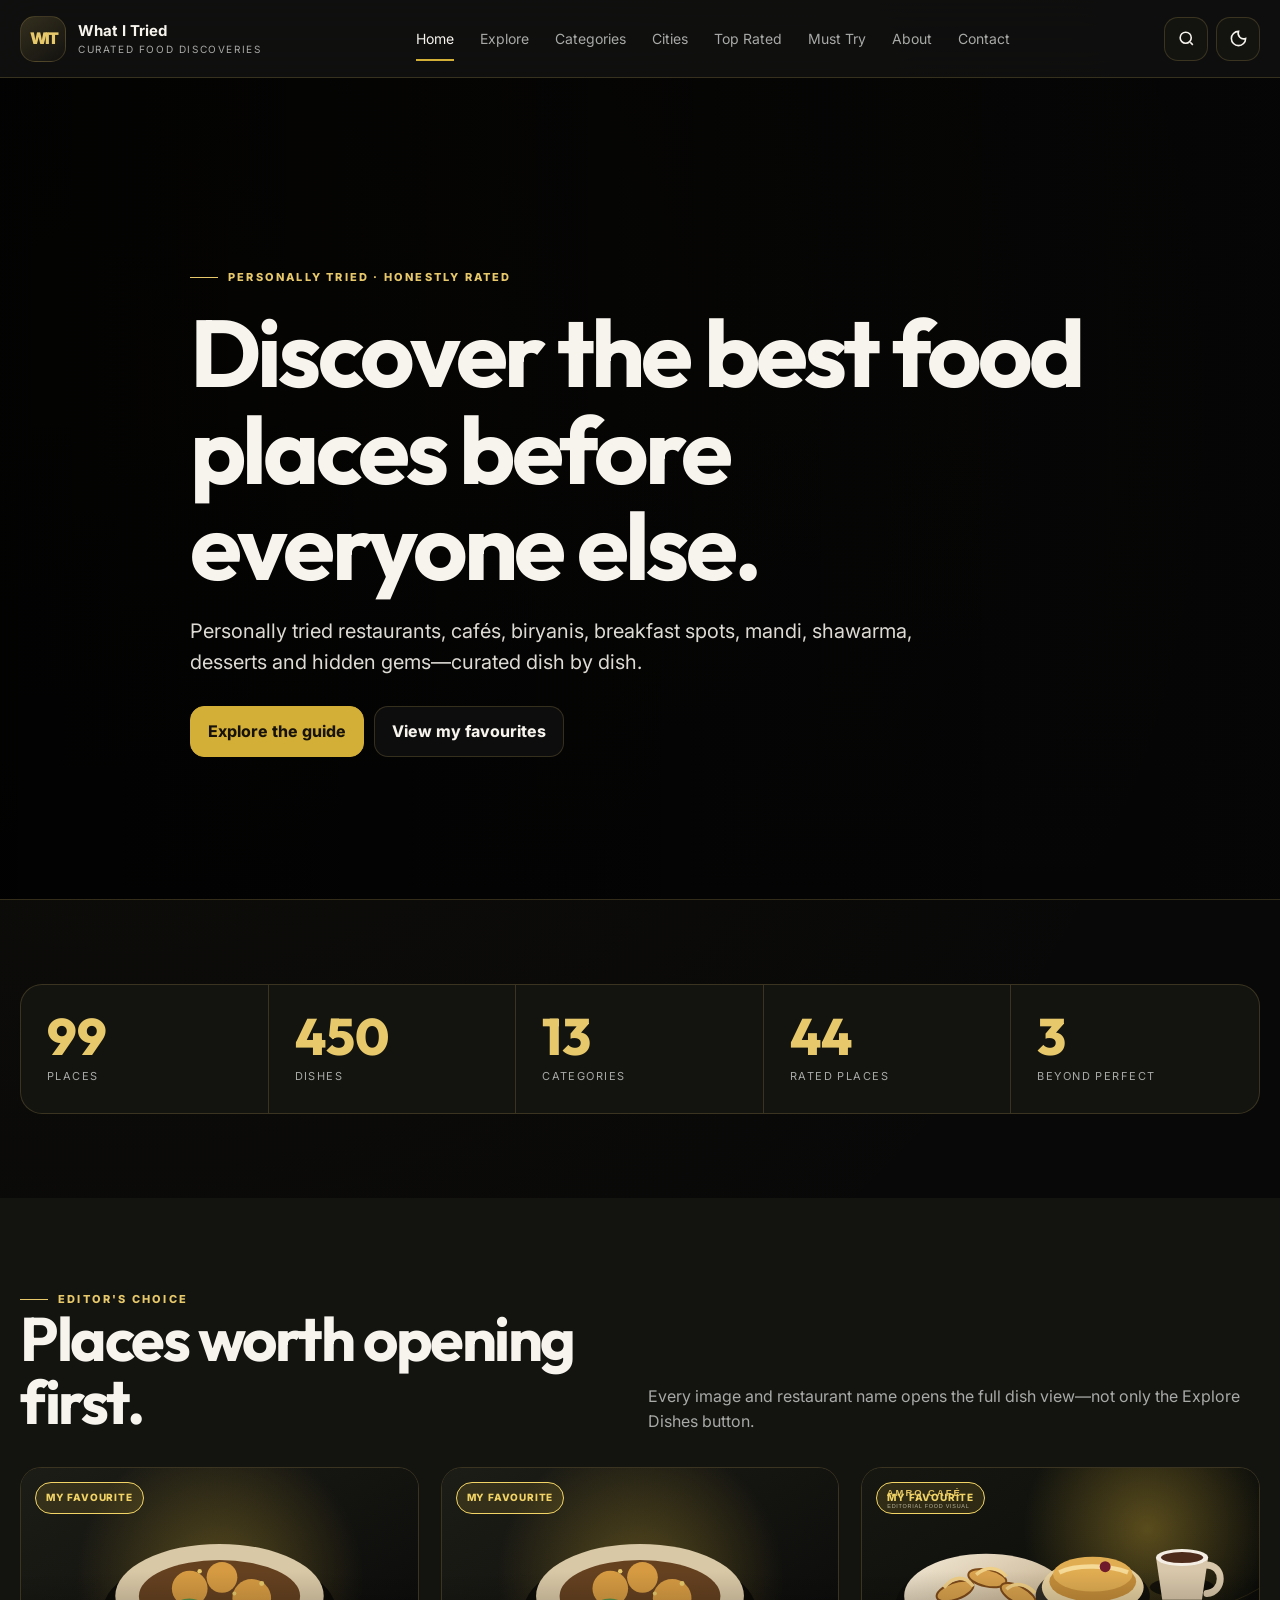
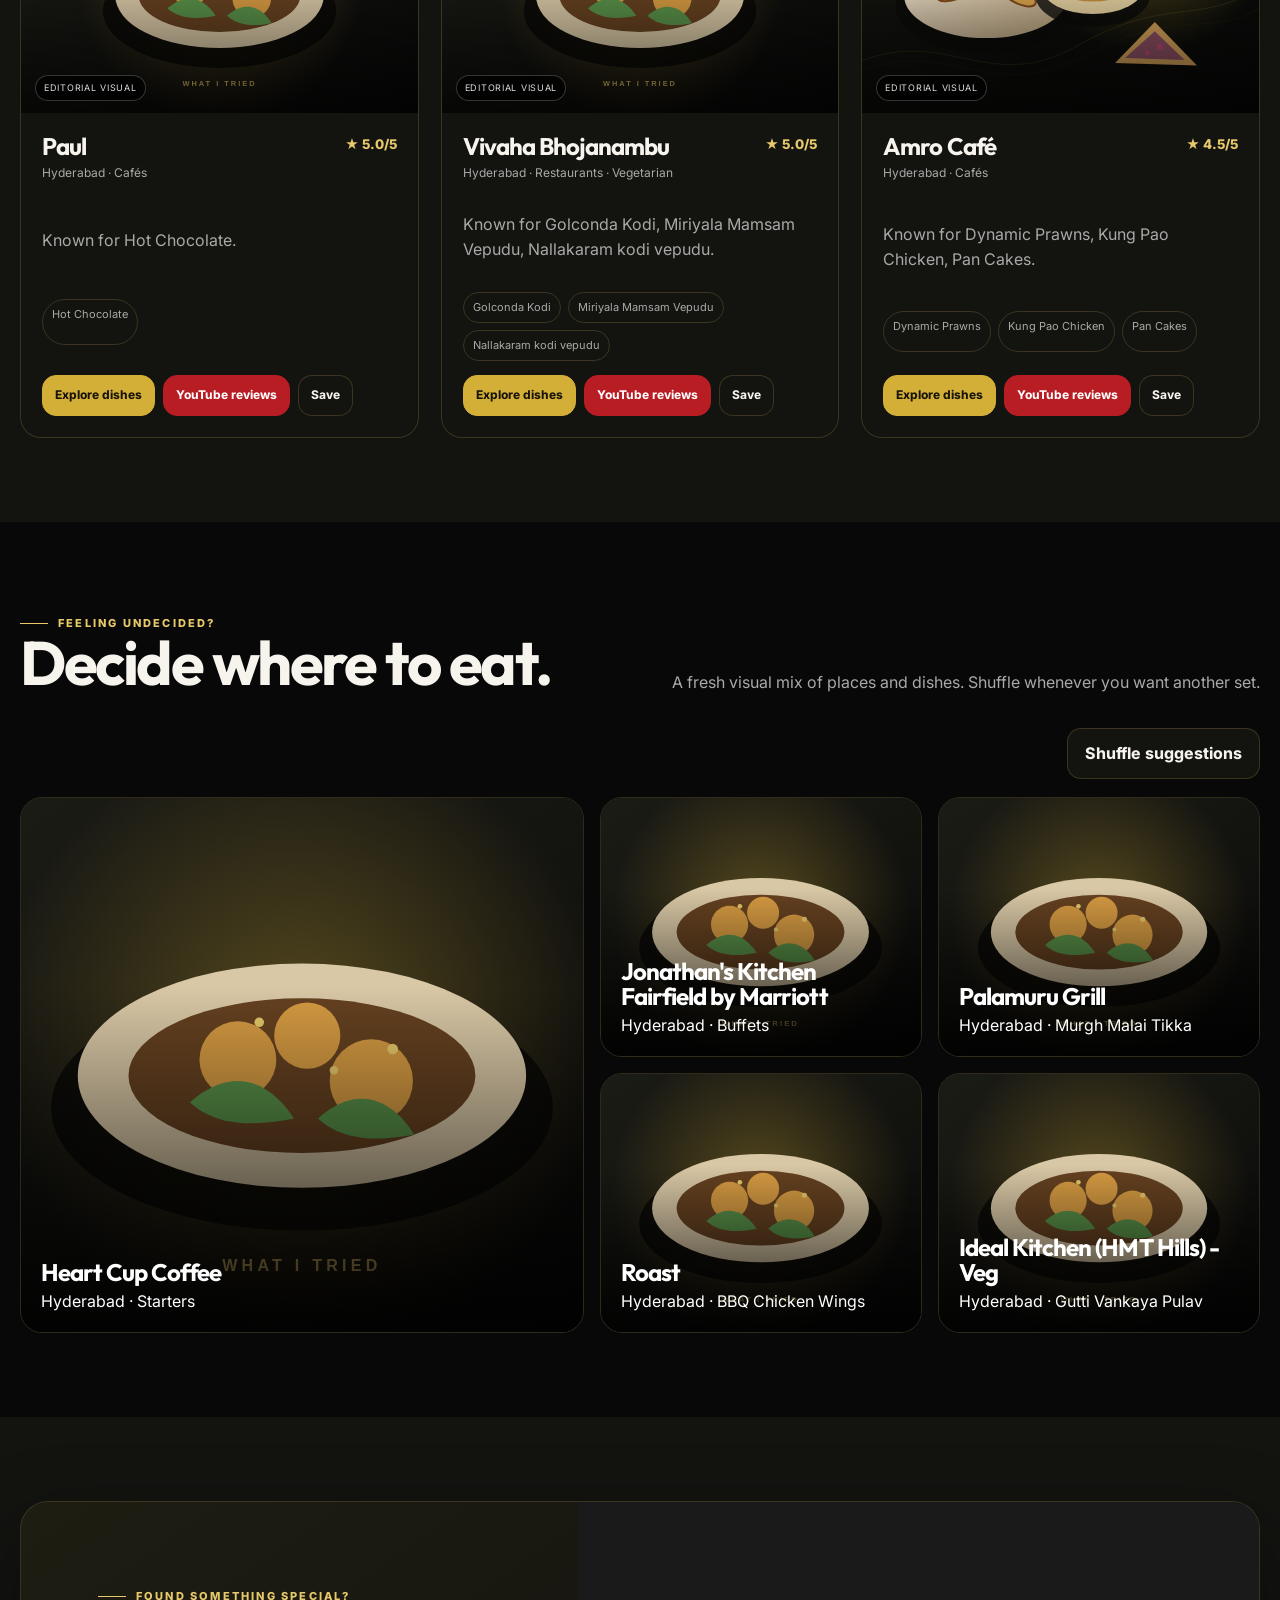
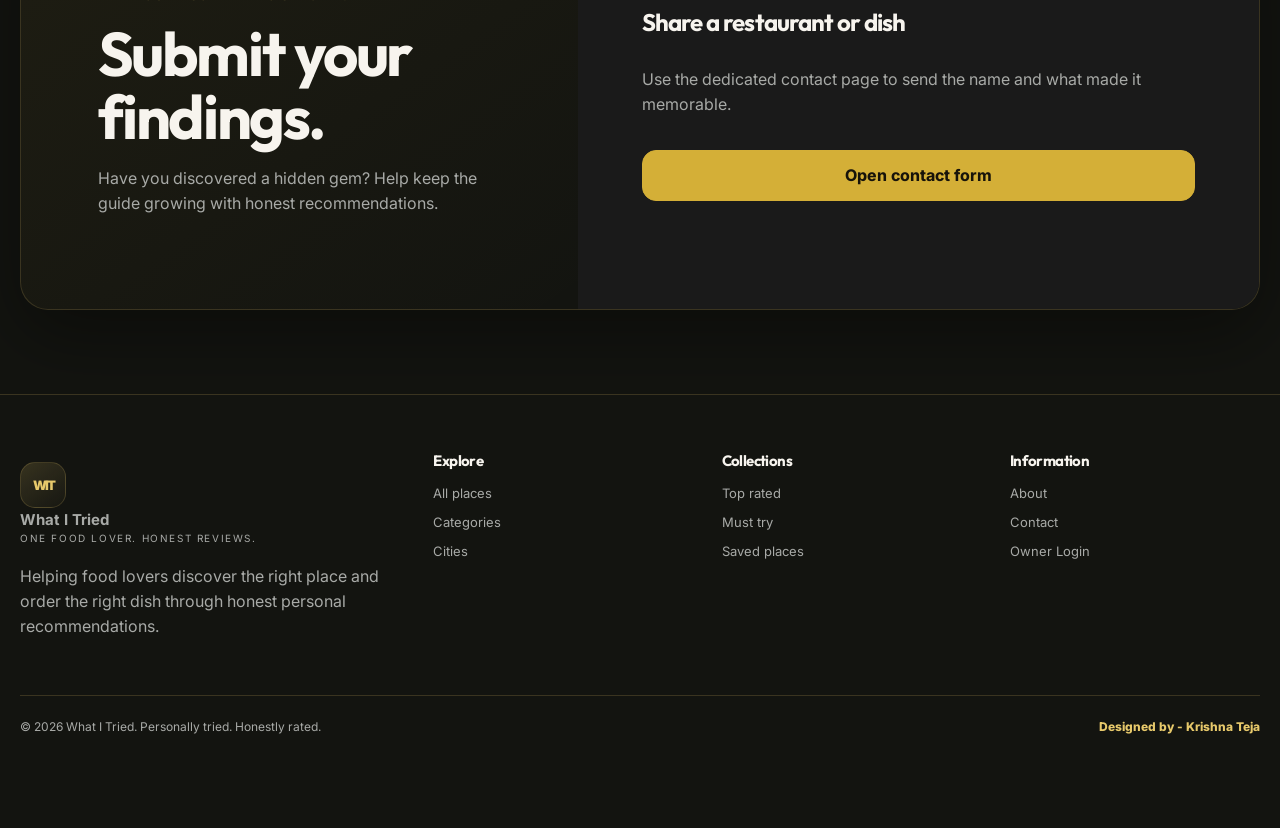
<file: index.html>
<!doctype html><html lang="en" data-theme="dark"><head><meta charset="utf-8"><meta name="viewport" content="width=device-width,initial-scale=1,viewport-fit=cover"><meta name="description" content="Personally tried restaurants and dishes, honestly rated."><meta name="theme-color" content="#080808"><title>What I Tried | Honest Food Recommendations</title><link rel="manifest" href="manifest.webmanifest"><link rel="stylesheet" href="assets/styles.css"></head><body data-page="home"><a class="skip-link" href="#main">Skip to content</a><header class="site-header"><div class="container nav-shell"><a class="brand" href="index.html"><span class="brand-mark">WIT</span><span class="brand-copy"><strong>What I Tried</strong><span>Curated food discoveries</span></span></a><nav class="desktop-nav" aria-label="Primary"><a data-nav="home" href="index.html">Home</a><a data-nav="explore" href="explore.html">Explore</a><a data-nav="categories" href="categories.html">Categories</a><a data-nav="cities" href="cities.html">Cities</a><a data-nav="top-rated" href="top-rated.html">Top Rated</a><a data-nav="must-try" href="must-try.html">Must Try</a><a data-nav="about" href="about.html">About</a><a data-nav="contact" href="contact.html">Contact</a></nav><div class="nav-actions"><a class="icon-btn" href="search.html" aria-label="Search"><svg viewBox="0 0 24 24" fill="none" stroke="currentColor" stroke-width="2"><circle cx="11" cy="11" r="7"/><path d="m20 20-3.2-3.2"/></svg></a><button class="icon-btn" id="theme-toggle" aria-label="Toggle theme"><svg viewBox="0 0 24 24" fill="none" stroke="currentColor" stroke-width="2"><path d="M12 3a9 9 0 1 0 9 9 7 7 0 0 1-9-9Z"/></svg></button><button class="icon-btn menu-btn" id="menu-toggle" aria-label="Open menu"><svg viewBox="0 0 24 24" fill="none" stroke="currentColor" stroke-width="2"><path d="M4 7h16M4 12h16M4 17h16"/></svg></button></div></div></header><nav class="mobile-menu" id="mobile-menu"><a data-nav="home" href="index.html">Home</a><a data-nav="explore" href="explore.html">Explore</a><a data-nav="categories" href="categories.html">Categories</a><a data-nav="cities" href="cities.html">Cities</a><a data-nav="top-rated" href="top-rated.html">Top Rated</a><a data-nav="must-try" href="must-try.html">Must Try</a><a data-nav="about" href="about.html">About</a><a data-nav="contact" href="contact.html">Contact</a><a href="favourites.html">Saved</a></nav><main id="main"><section class="page-hero home-hero" style="background-image:url('https://images.unsplash.com/photo-1504674900247-0877df9cc836?auto=format&fit=crop&w=2200&q=88')"><div class="container page-hero-content"><span class="eyebrow">Personally tried · Honestly rated</span><h1>Discover the best food places before everyone else.</h1><p class="lead">Personally tried restaurants, cafés, biryanis, breakfast spots, mandi, shawarma, desserts and hidden gems—curated dish by dish.</p><div class="hero-actions"><a class="btn btn-primary" href="explore.html">Explore the guide</a><a class="btn btn-ghost" href="must-try.html">View my favourites</a></div></div></section><section class="section"><div class="container"><div class="stats" id="stats"></div></div></section><section class="section alt"><div class="container"><div class="section-head"><div><span class="eyebrow">Editor's choice</span><h2>Places worth opening first.</h2></div><p>Every image and restaurant name opens the full dish view—not only the Explore Dishes button.</p></div><div class="card-grid" id="featured-grid"></div></div></section><section class="section"><div class="container"><div class="section-head"><div><span class="eyebrow">Feeling undecided?</span><h2>Decide where to eat.</h2></div><p>A fresh visual mix of places and dishes. Shuffle whenever you want another set.</p></div><div class="shuffle-row"><button class="btn" id="shuffle">Shuffle suggestions</button></div><div class="random-grid" id="random-grid"></div></div></section><section class="section alt"><div class="container"><div class="contact-wrap"><div class="contact-copy"><span class="eyebrow">Found something special?</span><h2 style="margin:18px 0">Submit your findings.</h2><p>Have you discovered a hidden gem? Help keep the guide growing with honest recommendations.</p></div><div class="contact-form" style="align-content:center"><h3>Share a restaurant or dish</h3><p class="muted">Use the dedicated contact page to send the name and what made it memorable.</p><a class="btn btn-primary" href="contact.html">Open contact form</a></div></div></div></section></main><footer class="footer"><div class="container"><div class="footer-grid"><div><a class="brand" href="index.html"><span class="brand-mark">WIT</span><span class="brand-copy"><strong>What I Tried</strong><span>One food lover. Honest reviews.</span></span></a><p class="muted" style="max-width:380px;margin-top:18px">Helping food lovers discover the right place and order the right dish through honest personal recommendations.</p></div><div><h3>Explore</h3><a href="explore.html">All places</a><a href="categories.html">Categories</a><a href="cities.html">Cities</a></div><div><h3>Collections</h3><a href="top-rated.html">Top rated</a><a href="must-try.html">Must try</a><a href="favourites.html">Saved places</a></div><div><h3>Information</h3><a href="about.html">About</a><a href="contact.html">Contact</a><a href="admin/restaurants/index.html">Owner Login</a></div></div><div class="copyright"><span>© 2026 What I Tried. Personally tried. Honestly rated.</span><span class="designer-credit">Designed by - Krishna Teja</span></div></div></footer><nav class="mobile-nav"><a href="index.html">Home</a><a href="explore.html">Explore</a><a href="search.html">Search</a><a href="favourites.html">Saved</a><a href="contact.html">Contact</a></nav><script src="assets/data.js"></script><script src="assets/site.js"></script></body></html>
</file>
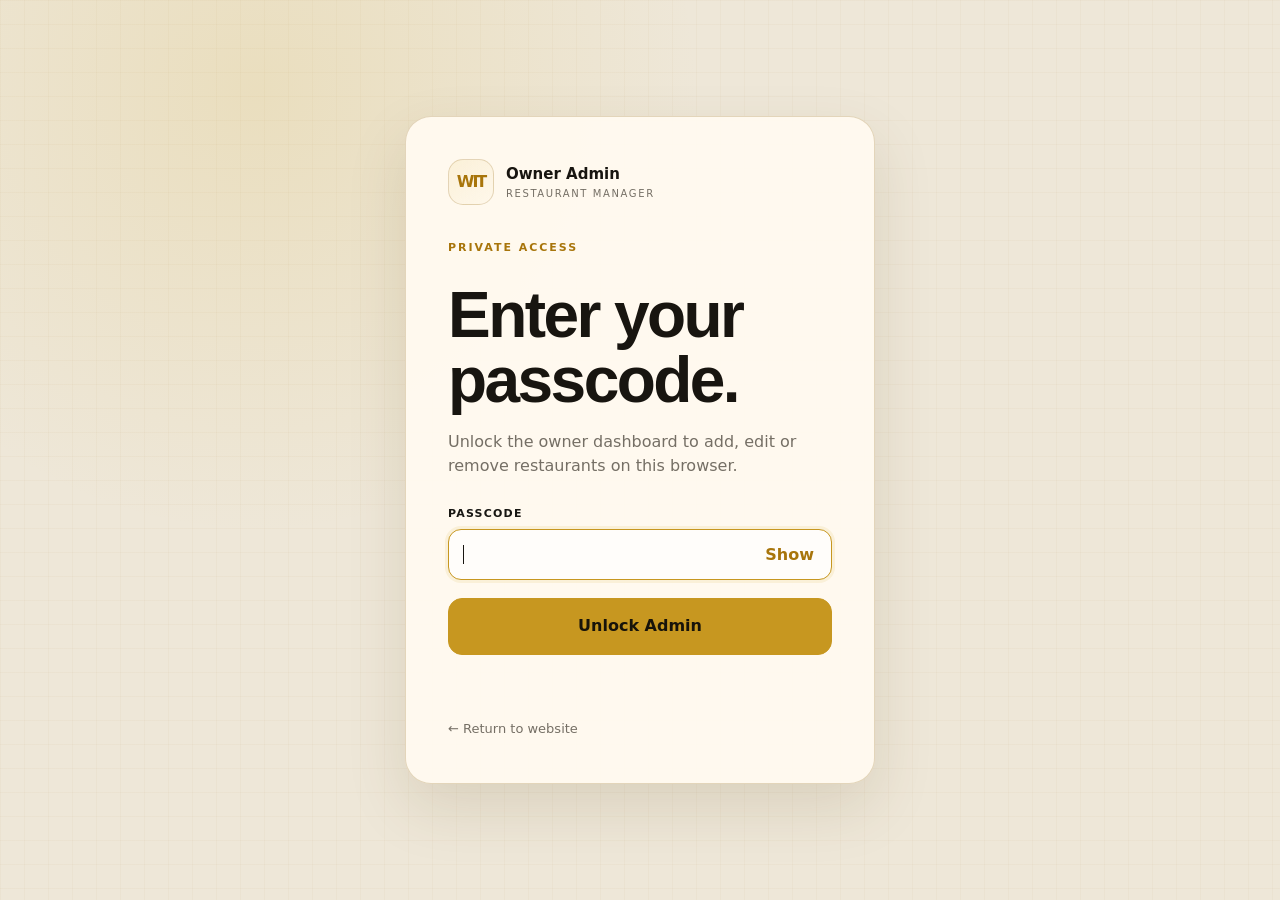
<file: admin/index.html>
<!doctype html><html lang="en"><head><meta charset="utf-8"><meta http-equiv="refresh" content="0;url=restaurants/index.html"><title>Owner Admin</title></head><body><p><a href="restaurants/index.html">Open Krishna Teja</a></p></body></html>
</file>
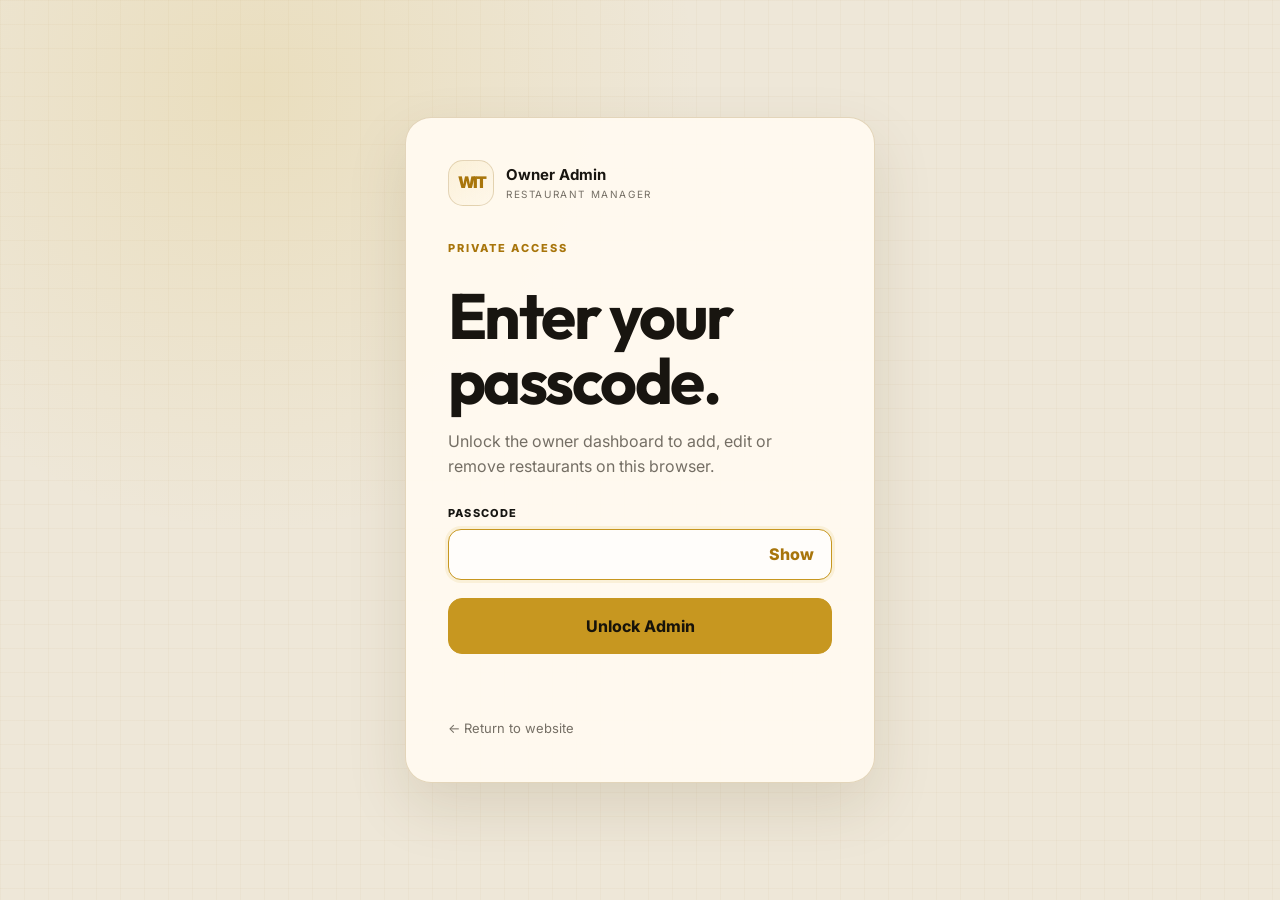
<file: admin/restaurants/index.html>
<!doctype html>
<html lang="en" data-theme="light">
<head>
  <meta charset="utf-8">
  <meta name="viewport" content="width=device-width,initial-scale=1,viewport-fit=cover">
  <meta name="description" content="Owner restaurant manager for What I Tried">
  <title>Restaurant Manager | What I Tried</title>
  <link rel="stylesheet" href="../../assets/styles.css">
</head>
<body class="admin-body admin-light">
  <section class="admin-login" id="login-view">
    <form class="login-card" id="login-form" novalidate>
      <a class="brand" href="../../index.html">
        <span class="brand-mark">WIT</span>
        <span class="brand-copy"><strong>Owner Admin</strong><span>Restaurant manager</span></span>
      </a>
      <span class="admin-kicker">Private access</span>
      <h1>Enter your passcode.</h1>
      <p class="muted">Unlock the owner dashboard to add, edit or remove restaurants on this browser.</p>
      <div class="field admin-password-field">
        <label for="passcode">Passcode</label>
        <div class="password-control">
          <input class="form-control" id="passcode" type="password" autocomplete="off" required autofocus>
          <button class="password-toggle" id="toggle-password" type="button" aria-label="Show passcode">Show</button>
        </div>
      </div>
      <button class="btn btn-primary admin-login-button" type="submit">Unlock Admin</button>
      <p id="login-error" class="login-error" role="alert"></p>
      <a class="admin-back-link" href="../../index.html">← Return to website</a>
    </form>
  </section>

  <div class="admin-shell admin-manager-shell" id="admin-shell" hidden>
    <header class="admin-manager-header">
      <a class="brand" href="../../index.html">
        <span class="brand-mark">WIT</span>
        <span class="brand-copy"><strong>Owner Admin</strong><span>Restaurant manager</span></span>
      </a>
      <div class="admin-header-actions">
        <a class="btn" href="../../index.html">View website</a>
        <button class="btn" id="view-submissions" type="button">Submissions <span id="submission-badge" class="admin-count-badge">0</span></button>
        <button class="btn btn-danger" id="logout" type="button">Log out</button>
      </div>
    </header>

    <main class="admin-manager-main">
      <section class="admin-title-row">
        <div><span class="eyebrow">Admin / Restaurants</span><h1>Restaurant Manager</h1></div>
        <p>Changes appear across the public site after the page is refreshed. Use Live Server or a hosted URL so every page shares the same browser storage.</p>
      </section>

      <section class="admin-stats">
        <div class="admin-stat"><strong id="count-places">0</strong><span>Places</span></div>
        <div class="admin-stat"><strong id="count-dishes">0</strong><span>Dishes</span></div>
        <div class="admin-stat"><strong id="count-favs">0</strong><span>Favourites</span></div>
        <div class="admin-stat"><strong id="count-submissions">0</strong><span>Submissions</span></div>
      </section>

      <section class="admin-form-grid">
        <article class="admin-editor-card">
          <div class="admin-card-heading"><span>Add a new place</span><h2>Add Restaurant</h2></div>
          <form id="add-form" class="admin-form">
            <div class="admin-two-cols">
              <div class="field"><label for="add-name">Name</label><input class="form-control" id="add-name" required></div>
              <div class="field"><label for="add-city">City</label><input class="form-control" id="add-city" value="Hyderabad" required></div>
            </div>
            <div class="admin-two-cols">
              <div class="field"><label for="add-category">Category</label><select class="form-control" id="add-category"></select></div>
              <div class="field"><label for="add-rating">Rating out of 5</label><input class="form-control" id="add-rating" type="number" min="0" max="5" step="0.1"></div>
            </div>
            <div class="admin-two-cols">
              <div class="field"><label for="add-recommendation">Recommendation</label><select class="form-control" id="add-recommendation"><option value="">Recorded</option><option value="beyond-perfect">Beyond Perfect</option><option value="favourite">My Favourite</option><option value="good">Good</option><option value="average">Average</option><option value="skip">Skip</option></select></div>
              <div class="field"><label for="add-image">Image URL</label><input class="form-control" id="add-image" type="url" placeholder="https://..."></div>
            </div>
            <div class="field"><label for="add-review">Review</label><textarea class="form-control" id="add-review" placeholder="Your honest note about the restaurant"></textarea></div>
            <div class="field"><label for="add-dishes">Dishes tried — one per line</label><textarea class="form-control compact-textarea" id="add-dishes" placeholder="Dish name&#10;Another dish"></textarea></div>
            <button class="btn btn-primary admin-submit" type="submit">Add Restaurant</button>
            <p class="admin-form-status" id="add-status" role="status"></p>
          </form>
        </article>

        <article class="admin-editor-card">
          <div class="admin-card-heading"><span>Update an existing place</span><h2>Edit Restaurant</h2></div>
          <form id="edit-form" class="admin-form">
            <div class="field"><label for="edit-place">Place</label><select class="form-control" id="edit-place"></select></div>
            <div class="admin-two-cols">
              <div class="field"><label for="edit-name">Name</label><input class="form-control" id="edit-name" required></div>
              <div class="field"><label for="edit-city">City</label><input class="form-control" id="edit-city" required></div>
            </div>
            <div class="admin-two-cols">
              <div class="field"><label for="edit-category">Categories</label><input class="form-control" id="edit-category" placeholder="Cafés, Restro & Bars"></div>
              <div class="field"><label for="edit-rating">Rating out of 5</label><input class="form-control" id="edit-rating" type="number" min="0" max="5" step="0.1"></div>
            </div>
            <div class="admin-two-cols">
              <div class="field"><label for="edit-recommendation">Recommendation</label><select class="form-control" id="edit-recommendation"><option value="">Recorded</option><option value="beyond-perfect">Beyond Perfect</option><option value="favourite">My Favourite</option><option value="good">Good</option><option value="average">Average</option><option value="skip">Skip</option></select></div>
              <div class="field"><label for="edit-image">Image URL</label><input class="form-control" id="edit-image" type="text" placeholder="https://... or assets/images/..."></div>
            </div>
            <div class="field"><label for="edit-review">Review</label><textarea class="form-control" id="edit-review"></textarea></div>
            <div class="field"><label for="edit-dishes">Dishes tried — one per line</label><textarea class="form-control compact-textarea" id="edit-dishes"></textarea></div>
            <div class="admin-edit-actions">
              <button class="btn btn-primary admin-submit" type="submit">Save Changes</button>
              <button class="btn btn-danger" id="delete-place" type="button">Delete Restaurant</button>
            </div>
            <p class="admin-form-status" id="edit-status" role="status"></p>
          </form>
        </article>
      </section>

      <section class="admin-list-section">
        <div class="admin-list-head"><div><span class="eyebrow">Full collection</span><h2>All Restaurants</h2></div>
          <div class="admin-tools"><input class="form-control" id="admin-search" placeholder="Search restaurants…"><button class="btn" id="export-data" type="button">Export JSON</button><button class="btn" id="reset-data" type="button">Reset edits</button></div></div>
        <div class="admin-table-wrap"><table class="admin-table"><thead><tr><th>Image</th><th>Restaurant</th><th>City</th><th>Categories</th><th>Rating</th><th>Dishes</th><th>Action</th></tr></thead><tbody id="admin-rows"></tbody></table></div>
      </section>
    </main>
  </div>

  <dialog class="admin-dialog" id="submissions-dialog">
    <div class="dialog-head"><h3>Contact submissions</h3><button class="icon-btn" id="close-submissions" type="button" aria-label="Close">×</button></div>
    <div class="dialog-body" id="submissions-body"></div>
  </dialog>

  <script src="../../assets/data.js"></script>
  <script src="../../assets/admin.js"></script>
</body>
</html>
</file>
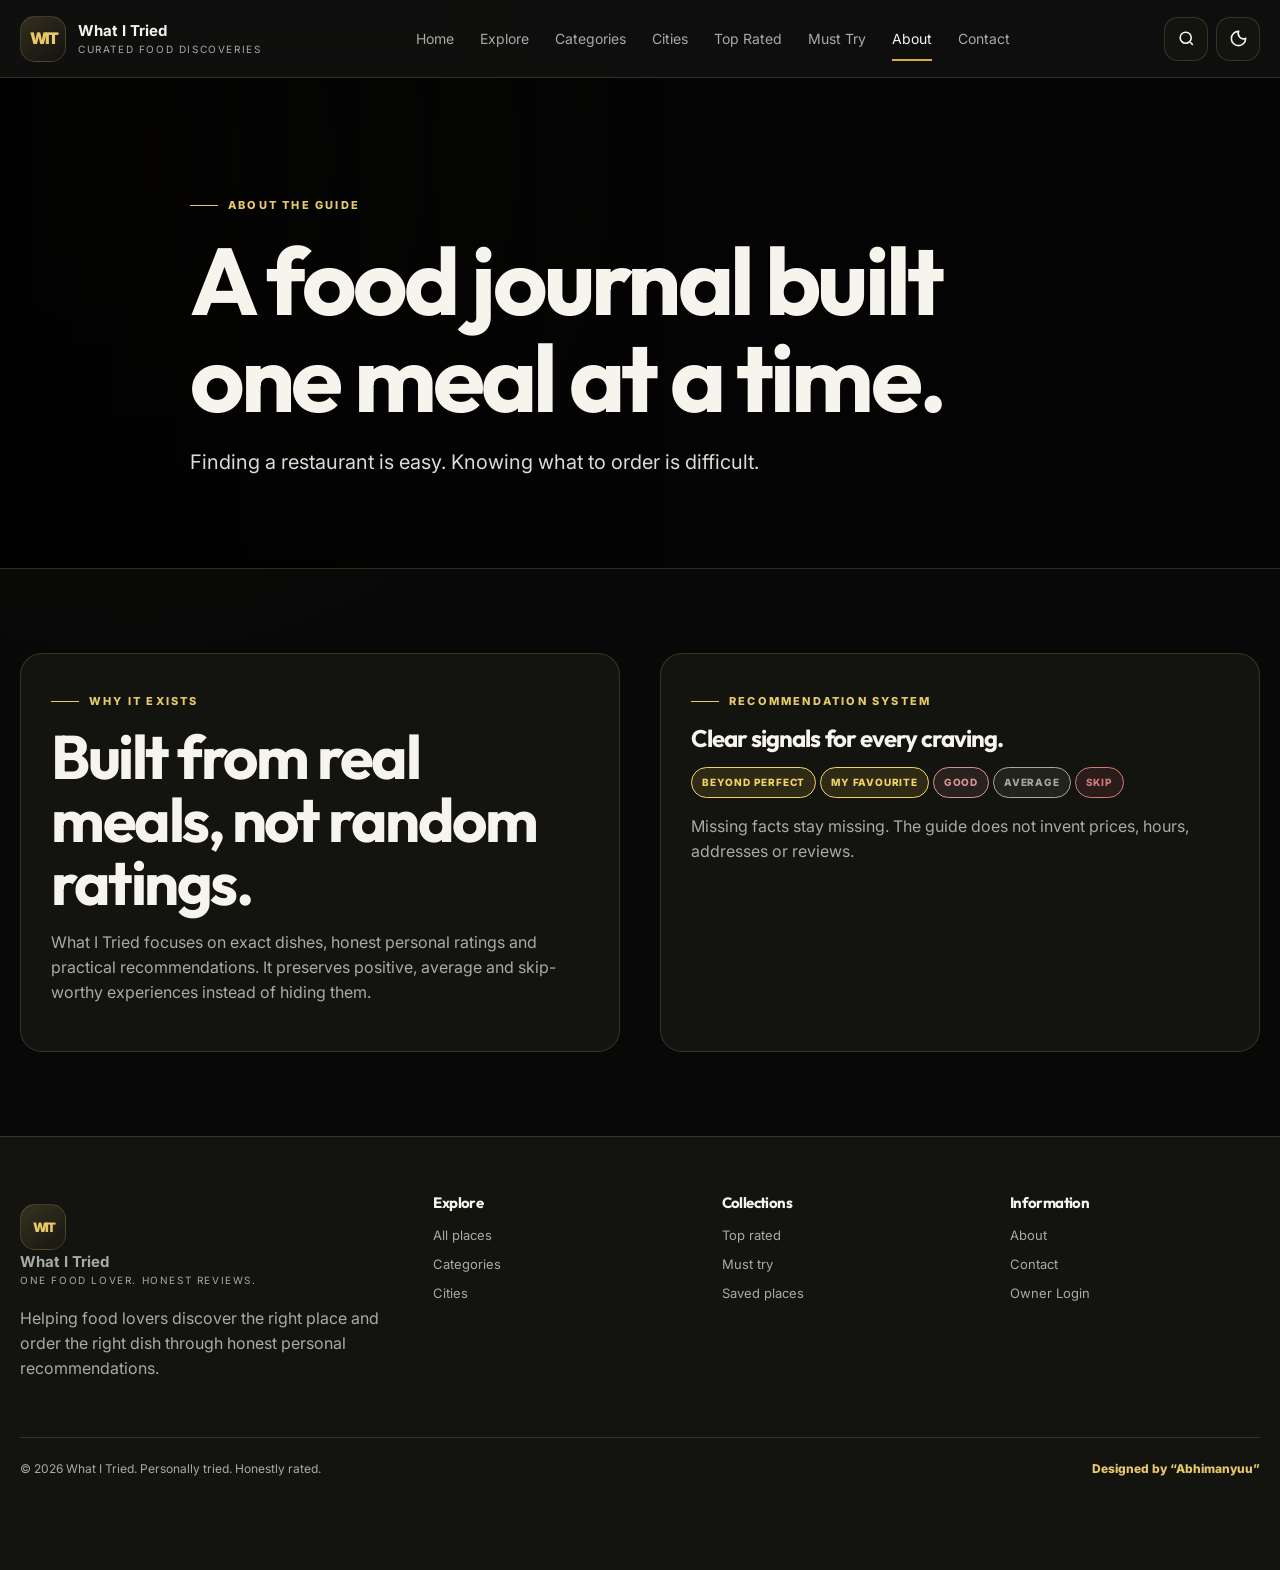
<file: about.html>
<!doctype html><html lang="en" data-theme="dark"><head><meta charset="utf-8"><meta name="viewport" content="width=device-width,initial-scale=1,viewport-fit=cover"><meta name="description" content="About | What I Tried"><meta name="theme-color" content="#080808"><title>About | What I Tried</title><link rel="manifest" href="manifest.webmanifest"><link rel="stylesheet" href="assets/styles.css"></head><body data-page="about"><a class="skip-link" href="#main">Skip to content</a><header class="site-header"><div class="container nav-shell"><a class="brand" href="index.html"><span class="brand-mark">WIT</span><span class="brand-copy"><strong>What I Tried</strong><span>Curated food discoveries</span></span></a><nav class="desktop-nav" aria-label="Primary"><a data-nav="home" href="index.html">Home</a><a data-nav="explore" href="explore.html">Explore</a><a data-nav="categories" href="categories.html">Categories</a><a data-nav="cities" href="cities.html">Cities</a><a data-nav="top-rated" href="top-rated.html">Top Rated</a><a data-nav="must-try" href="must-try.html">Must Try</a><a data-nav="about" href="about.html">About</a><a data-nav="contact" href="contact.html">Contact</a></nav><div class="nav-actions"><a class="icon-btn" href="search.html" aria-label="Search"><svg viewBox="0 0 24 24" fill="none" stroke="currentColor" stroke-width="2"><circle cx="11" cy="11" r="7"/><path d="m20 20-3.2-3.2"/></svg></a><button class="icon-btn" id="theme-toggle" aria-label="Toggle theme"><svg viewBox="0 0 24 24" fill="none" stroke="currentColor" stroke-width="2"><path d="M12 3a9 9 0 1 0 9 9 7 7 0 0 1-9-9Z"/></svg></button><button class="icon-btn menu-btn" id="menu-toggle" aria-label="Open menu"><svg viewBox="0 0 24 24" fill="none" stroke="currentColor" stroke-width="2"><path d="M4 7h16M4 12h16M4 17h16"/></svg></button></div></div></header><nav class="mobile-menu" id="mobile-menu"><a data-nav="home" href="index.html">Home</a><a data-nav="explore" href="explore.html">Explore</a><a data-nav="categories" href="categories.html">Categories</a><a data-nav="cities" href="cities.html">Cities</a><a data-nav="top-rated" href="top-rated.html">Top Rated</a><a data-nav="must-try" href="must-try.html">Must Try</a><a data-nav="about" href="about.html">About</a><a data-nav="contact" href="contact.html">Contact</a><a href="favourites.html">Saved</a></nav><main id="main"><section class="page-hero" style="background-image:url('https://images.unsplash.com/photo-1414235077428-338989a2e8c0?auto=format&fit=crop&w=2200&q=88')"><div class="container page-hero-content"><span class="eyebrow">About the guide</span><h1>A food journal built one meal at a time.</h1><p class="lead">Finding a restaurant is easy. Knowing what to order is difficult.</p></div></section><section class="section"><div class="container story-grid"><article class="story-panel"><span class="eyebrow">Why it exists</span><h2 style="margin:16px 0">Built from real meals, not random ratings.</h2><p class="muted">What I Tried focuses on exact dishes, honest personal ratings and practical recommendations. It preserves positive, average and skip-worthy experiences instead of hiding them.</p></article><article class="story-panel"><span class="eyebrow">Recommendation system</span><h3 style="margin:16px 0">Clear signals for every craving.</h3><p><span class="badge beyond-perfect">Beyond Perfect</span> <span class="badge favourite">My Favourite</span> <span class="badge good">Good</span> <span class="badge average">Average</span> <span class="badge skip">Skip</span></p><p class="muted">Missing facts stay missing. The guide does not invent prices, hours, addresses or reviews.</p></article></div></section></main><footer class="footer"><div class="container"><div class="footer-grid"><div><a class="brand" href="index.html"><span class="brand-mark">WIT</span><span class="brand-copy"><strong>What I Tried</strong><span>One food lover. Honest reviews.</span></span></a><p class="muted" style="max-width:380px;margin-top:18px">Helping food lovers discover the right place and order the right dish through honest personal recommendations.</p></div><div><h3>Explore</h3><a href="explore.html">All places</a><a href="categories.html">Categories</a><a href="cities.html">Cities</a></div><div><h3>Collections</h3><a href="top-rated.html">Top rated</a><a href="must-try.html">Must try</a><a href="favourites.html">Saved places</a></div><div><h3>Information</h3><a href="about.html">About</a><a href="contact.html">Contact</a><a href="admin/restaurants/index.html">Owner Login</a></div></div><div class="copyright"><span>© 2026 What I Tried. Personally tried. Honestly rated.</span><span class="designer-credit">Designed by “Abhimanyuu”</span></div></div></footer><nav class="mobile-nav"><a href="index.html">Home</a><a href="explore.html">Explore</a><a href="search.html">Search</a><a href="favourites.html">Saved</a><a href="contact.html">Contact</a></nav><script src="assets/data.js"></script><script src="assets/site.js"></script></body></html>
</file>
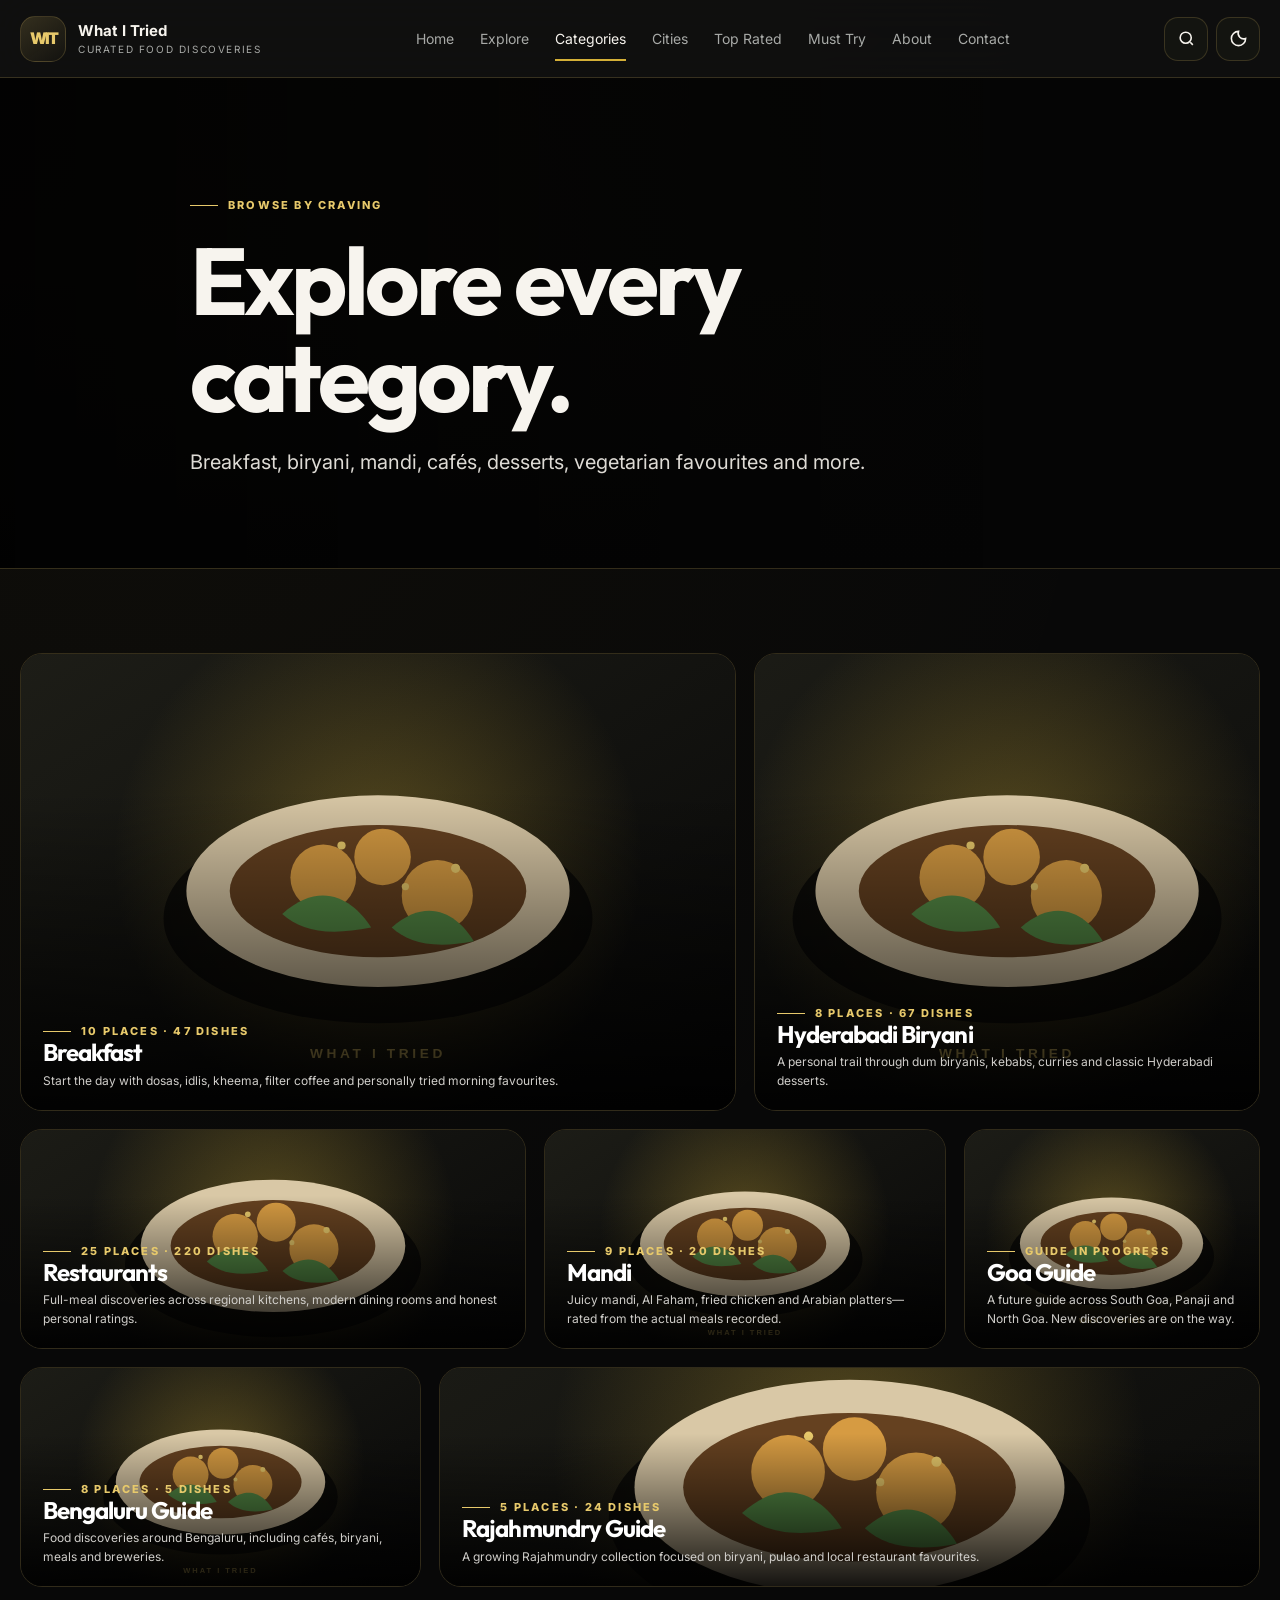
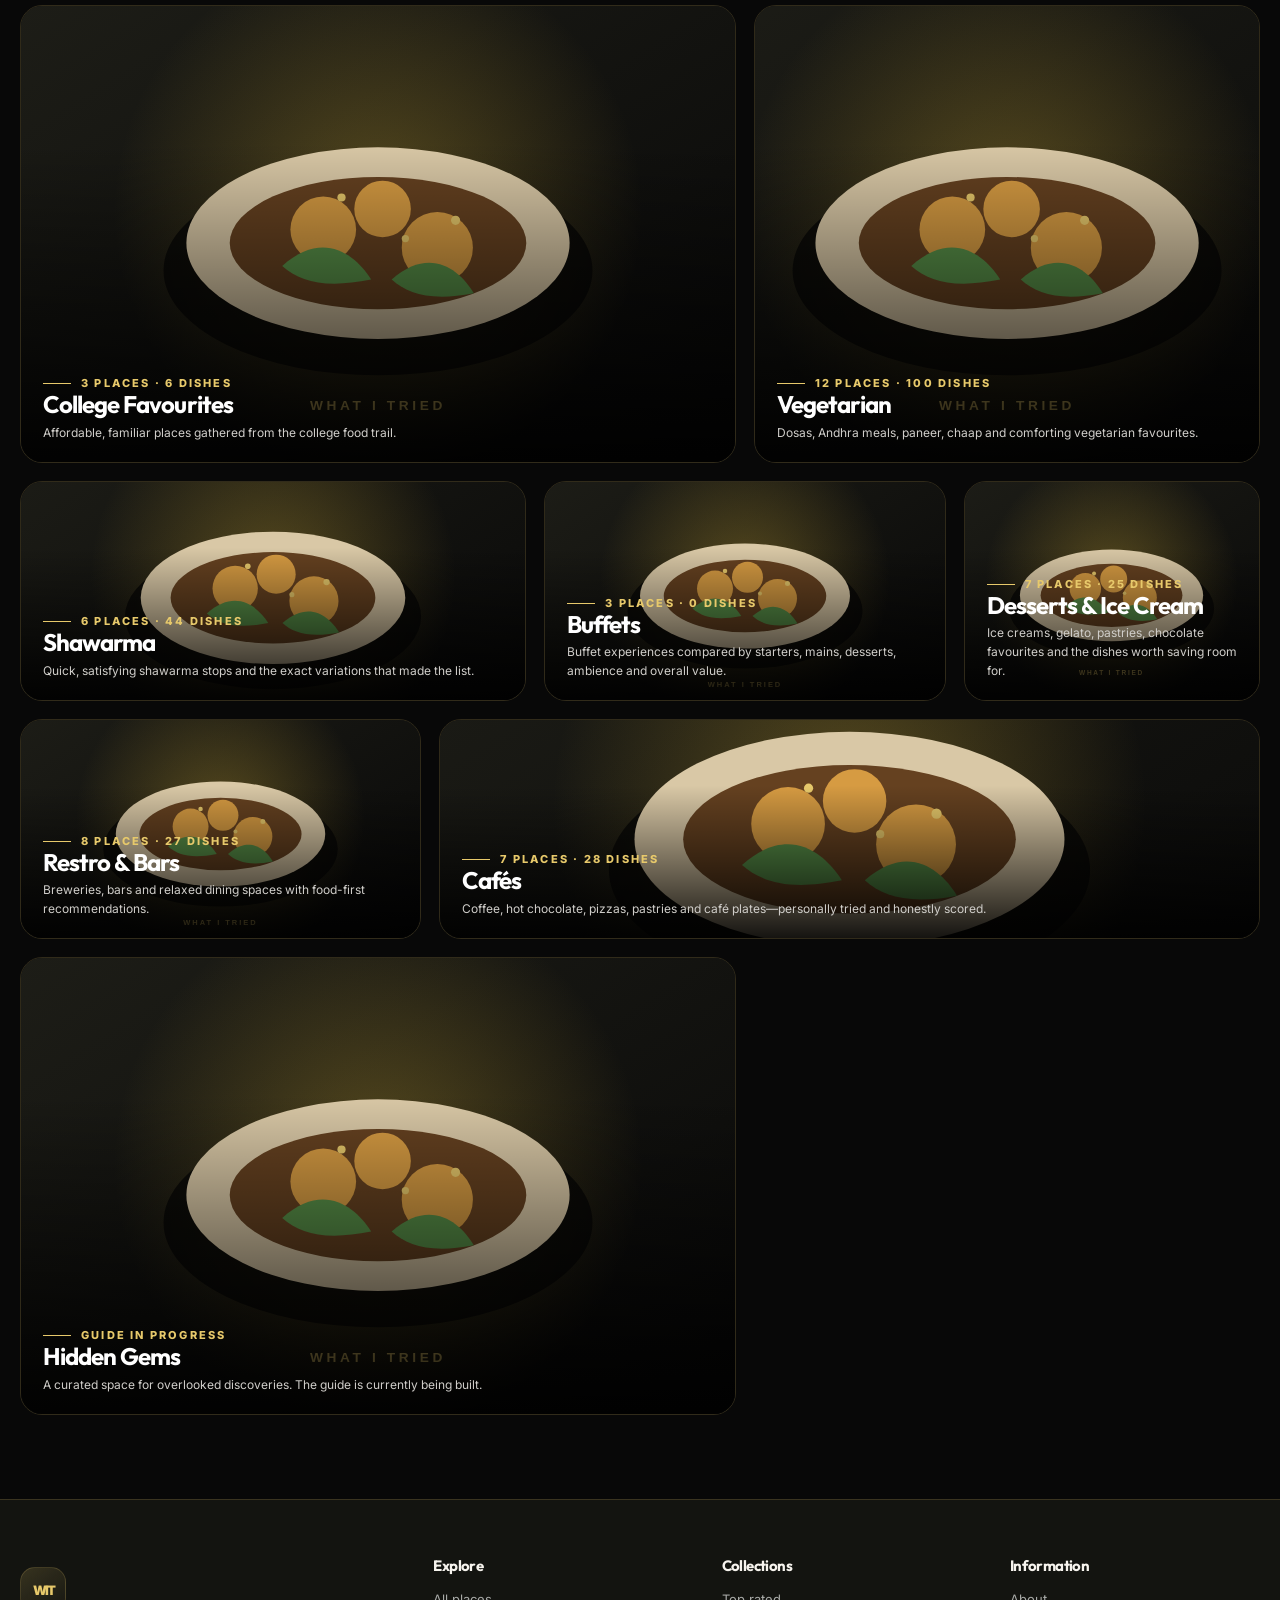
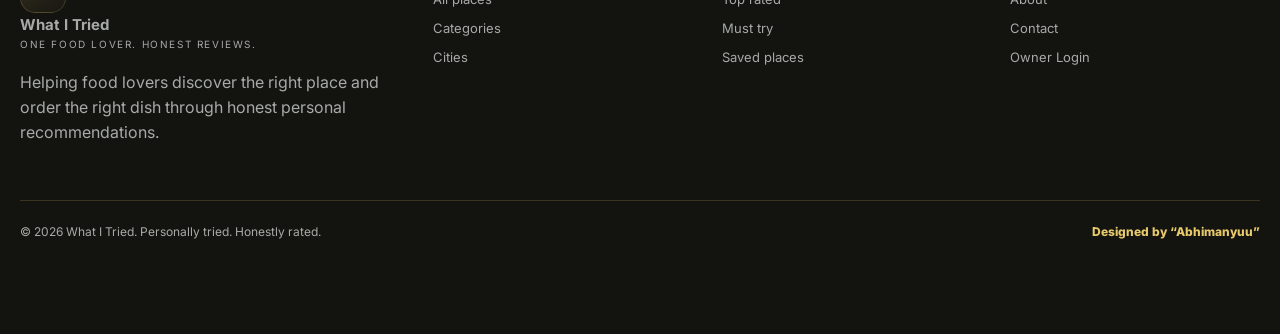
<file: categories.html>
<!doctype html><html lang="en" data-theme="dark"><head><meta charset="utf-8"><meta name="viewport" content="width=device-width,initial-scale=1,viewport-fit=cover"><meta name="description" content="Food Categories | What I Tried"><meta name="theme-color" content="#080808"><title>Food Categories | What I Tried</title><link rel="manifest" href="manifest.webmanifest"><link rel="stylesheet" href="assets/styles.css"></head><body data-page="categories"><a class="skip-link" href="#main">Skip to content</a><header class="site-header"><div class="container nav-shell"><a class="brand" href="index.html"><span class="brand-mark">WIT</span><span class="brand-copy"><strong>What I Tried</strong><span>Curated food discoveries</span></span></a><nav class="desktop-nav" aria-label="Primary"><a data-nav="home" href="index.html">Home</a><a data-nav="explore" href="explore.html">Explore</a><a data-nav="categories" href="categories.html">Categories</a><a data-nav="cities" href="cities.html">Cities</a><a data-nav="top-rated" href="top-rated.html">Top Rated</a><a data-nav="must-try" href="must-try.html">Must Try</a><a data-nav="about" href="about.html">About</a><a data-nav="contact" href="contact.html">Contact</a></nav><div class="nav-actions"><a class="icon-btn" href="search.html" aria-label="Search"><svg viewBox="0 0 24 24" fill="none" stroke="currentColor" stroke-width="2"><circle cx="11" cy="11" r="7"/><path d="m20 20-3.2-3.2"/></svg></a><button class="icon-btn" id="theme-toggle" aria-label="Toggle theme"><svg viewBox="0 0 24 24" fill="none" stroke="currentColor" stroke-width="2"><path d="M12 3a9 9 0 1 0 9 9 7 7 0 0 1-9-9Z"/></svg></button><button class="icon-btn menu-btn" id="menu-toggle" aria-label="Open menu"><svg viewBox="0 0 24 24" fill="none" stroke="currentColor" stroke-width="2"><path d="M4 7h16M4 12h16M4 17h16"/></svg></button></div></div></header><nav class="mobile-menu" id="mobile-menu"><a data-nav="home" href="index.html">Home</a><a data-nav="explore" href="explore.html">Explore</a><a data-nav="categories" href="categories.html">Categories</a><a data-nav="cities" href="cities.html">Cities</a><a data-nav="top-rated" href="top-rated.html">Top Rated</a><a data-nav="must-try" href="must-try.html">Must Try</a><a data-nav="about" href="about.html">About</a><a data-nav="contact" href="contact.html">Contact</a><a href="favourites.html">Saved</a></nav><main id="main"><section class="page-hero" style="background-image:url('https://images.unsplash.com/photo-1547592180-85f173990554?auto=format&fit=crop&w=2200&q=88')"><div class="container page-hero-content"><span class="eyebrow">Browse by craving</span><h1>Explore every category.</h1><p class="lead">Breakfast, biryani, mandi, cafés, desserts, vegetarian favourites and more.</p></div></section><section class="section"><div class="container"><div class="bento" id="category-grid"></div></div></section></main><footer class="footer"><div class="container"><div class="footer-grid"><div><a class="brand" href="index.html"><span class="brand-mark">WIT</span><span class="brand-copy"><strong>What I Tried</strong><span>One food lover. Honest reviews.</span></span></a><p class="muted" style="max-width:380px;margin-top:18px">Helping food lovers discover the right place and order the right dish through honest personal recommendations.</p></div><div><h3>Explore</h3><a href="explore.html">All places</a><a href="categories.html">Categories</a><a href="cities.html">Cities</a></div><div><h3>Collections</h3><a href="top-rated.html">Top rated</a><a href="must-try.html">Must try</a><a href="favourites.html">Saved places</a></div><div><h3>Information</h3><a href="about.html">About</a><a href="contact.html">Contact</a><a href="admin/restaurants/index.html">Owner Login</a></div></div><div class="copyright"><span>© 2026 What I Tried. Personally tried. Honestly rated.</span><span class="designer-credit">Designed by “Abhimanyuu”</span></div></div></footer><nav class="mobile-nav"><a href="index.html">Home</a><a href="explore.html">Explore</a><a href="search.html">Search</a><a href="favourites.html">Saved</a><a href="contact.html">Contact</a></nav><script src="assets/data.js"></script><script src="assets/site.js"></script></body></html>
</file>
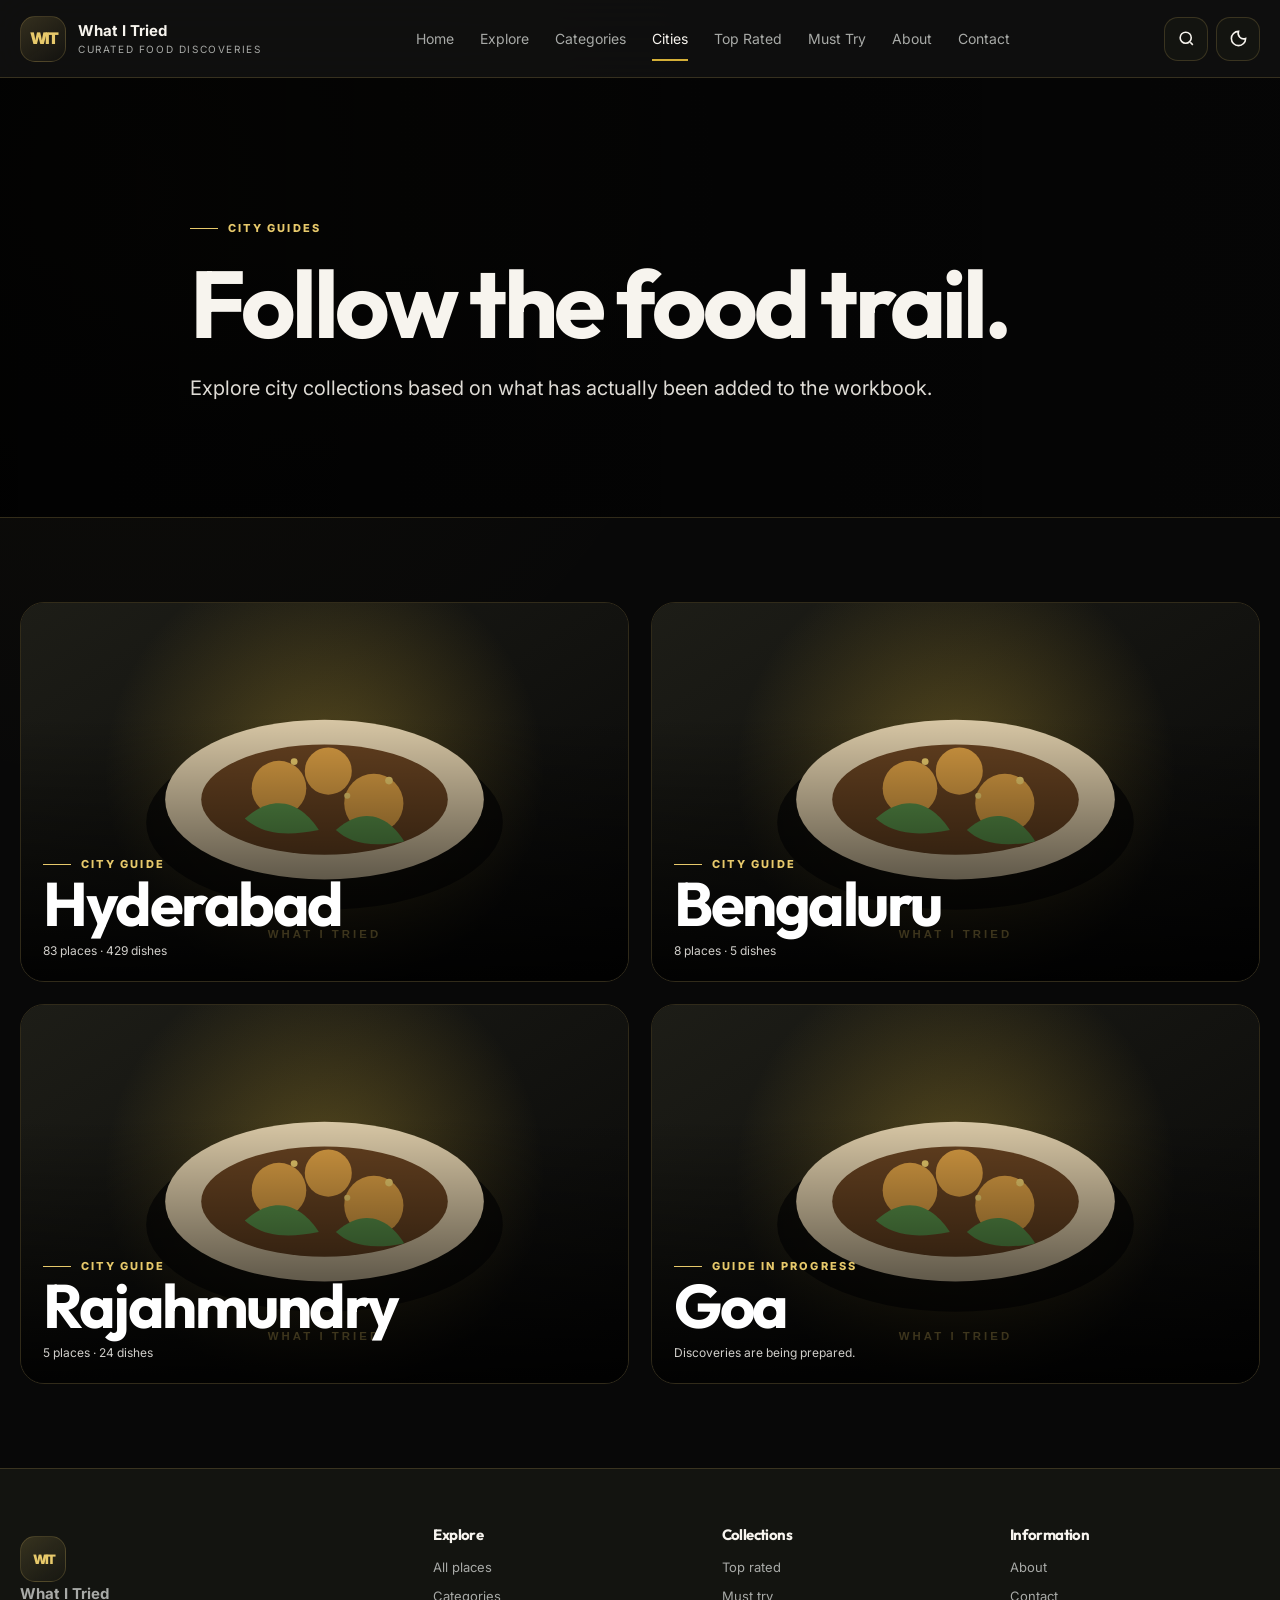
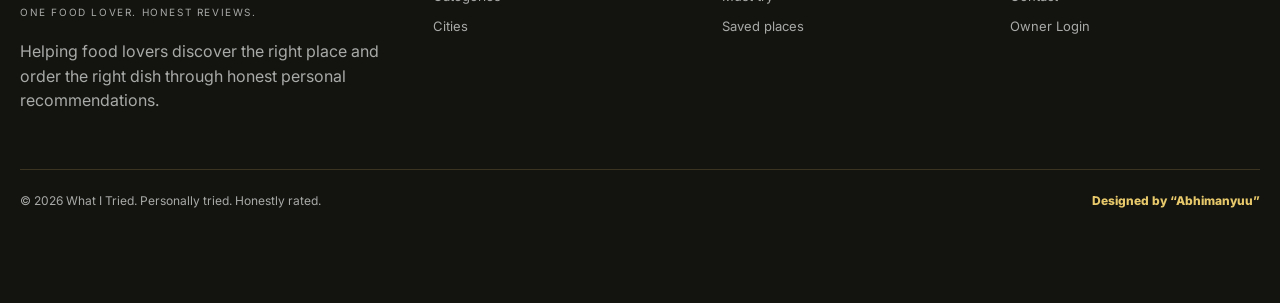
<file: cities.html>
<!doctype html><html lang="en" data-theme="dark"><head><meta charset="utf-8"><meta name="viewport" content="width=device-width,initial-scale=1,viewport-fit=cover"><meta name="description" content="Cities | What I Tried"><meta name="theme-color" content="#080808"><title>Cities | What I Tried</title><link rel="manifest" href="manifest.webmanifest"><link rel="stylesheet" href="assets/styles.css"></head><body data-page="cities"><a class="skip-link" href="#main">Skip to content</a><header class="site-header"><div class="container nav-shell"><a class="brand" href="index.html"><span class="brand-mark">WIT</span><span class="brand-copy"><strong>What I Tried</strong><span>Curated food discoveries</span></span></a><nav class="desktop-nav" aria-label="Primary"><a data-nav="home" href="index.html">Home</a><a data-nav="explore" href="explore.html">Explore</a><a data-nav="categories" href="categories.html">Categories</a><a data-nav="cities" href="cities.html">Cities</a><a data-nav="top-rated" href="top-rated.html">Top Rated</a><a data-nav="must-try" href="must-try.html">Must Try</a><a data-nav="about" href="about.html">About</a><a data-nav="contact" href="contact.html">Contact</a></nav><div class="nav-actions"><a class="icon-btn" href="search.html" aria-label="Search"><svg viewBox="0 0 24 24" fill="none" stroke="currentColor" stroke-width="2"><circle cx="11" cy="11" r="7"/><path d="m20 20-3.2-3.2"/></svg></a><button class="icon-btn" id="theme-toggle" aria-label="Toggle theme"><svg viewBox="0 0 24 24" fill="none" stroke="currentColor" stroke-width="2"><path d="M12 3a9 9 0 1 0 9 9 7 7 0 0 1-9-9Z"/></svg></button><button class="icon-btn menu-btn" id="menu-toggle" aria-label="Open menu"><svg viewBox="0 0 24 24" fill="none" stroke="currentColor" stroke-width="2"><path d="M4 7h16M4 12h16M4 17h16"/></svg></button></div></div></header><nav class="mobile-menu" id="mobile-menu"><a data-nav="home" href="index.html">Home</a><a data-nav="explore" href="explore.html">Explore</a><a data-nav="categories" href="categories.html">Categories</a><a data-nav="cities" href="cities.html">Cities</a><a data-nav="top-rated" href="top-rated.html">Top Rated</a><a data-nav="must-try" href="must-try.html">Must Try</a><a data-nav="about" href="about.html">About</a><a data-nav="contact" href="contact.html">Contact</a><a href="favourites.html">Saved</a></nav><main id="main"><section class="page-hero" style="background-image:url('https://images.unsplash.com/photo-1563379926898-05f4575a45d8?auto=format&fit=crop&w=2200&q=88')"><div class="container page-hero-content"><span class="eyebrow">City guides</span><h1>Follow the food trail.</h1><p class="lead">Explore city collections based on what has actually been added to the workbook.</p></div></section><section class="section"><div class="container"><div class="city-grid" id="city-grid"></div></div></section></main><footer class="footer"><div class="container"><div class="footer-grid"><div><a class="brand" href="index.html"><span class="brand-mark">WIT</span><span class="brand-copy"><strong>What I Tried</strong><span>One food lover. Honest reviews.</span></span></a><p class="muted" style="max-width:380px;margin-top:18px">Helping food lovers discover the right place and order the right dish through honest personal recommendations.</p></div><div><h3>Explore</h3><a href="explore.html">All places</a><a href="categories.html">Categories</a><a href="cities.html">Cities</a></div><div><h3>Collections</h3><a href="top-rated.html">Top rated</a><a href="must-try.html">Must try</a><a href="favourites.html">Saved places</a></div><div><h3>Information</h3><a href="about.html">About</a><a href="contact.html">Contact</a><a href="admin/restaurants/index.html">Owner Login</a></div></div><div class="copyright"><span>© 2026 What I Tried. Personally tried. Honestly rated.</span><span class="designer-credit">Designed by “Abhimanyuu”</span></div></div></footer><nav class="mobile-nav"><a href="index.html">Home</a><a href="explore.html">Explore</a><a href="search.html">Search</a><a href="favourites.html">Saved</a><a href="contact.html">Contact</a></nav><script src="assets/data.js"></script><script src="assets/site.js"></script></body></html>
</file>
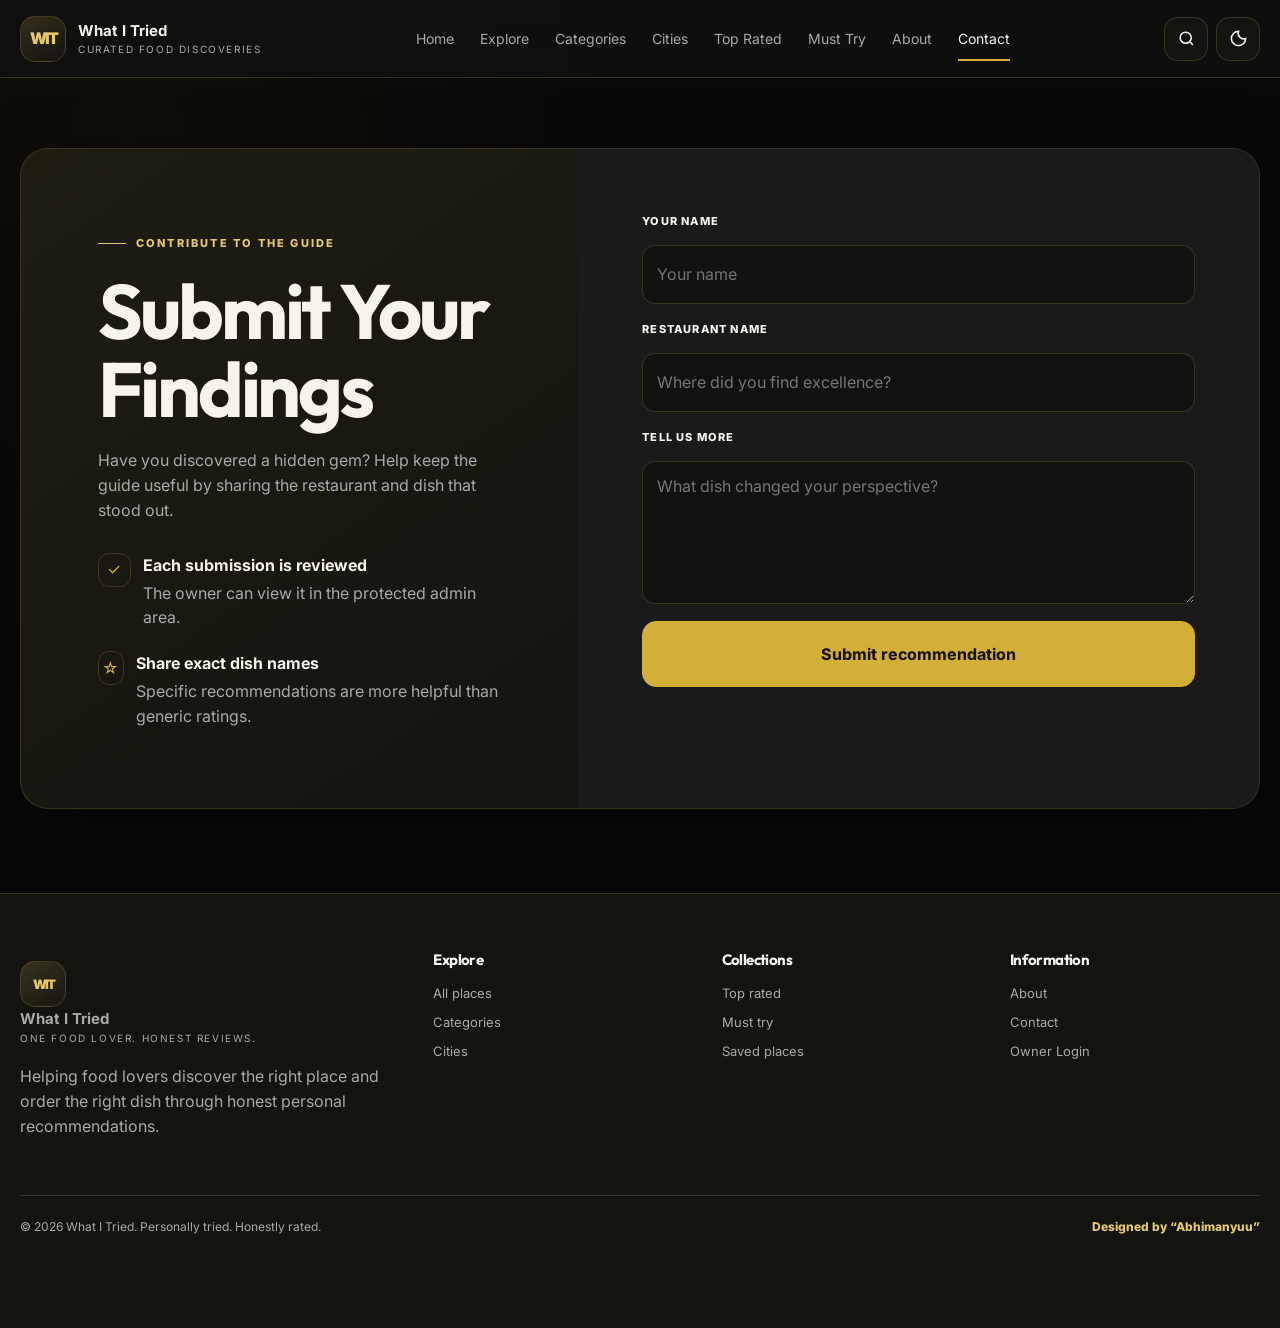
<file: contact.html>
<!doctype html><html lang="en" data-theme="dark"><head><meta charset="utf-8"><meta name="viewport" content="width=device-width,initial-scale=1,viewport-fit=cover"><meta name="description" content="Contact | What I Tried"><meta name="theme-color" content="#080808"><title>Contact | What I Tried</title><link rel="manifest" href="manifest.webmanifest"><link rel="stylesheet" href="assets/styles.css"></head><body data-page="contact"><a class="skip-link" href="#main">Skip to content</a><header class="site-header"><div class="container nav-shell"><a class="brand" href="index.html"><span class="brand-mark">WIT</span><span class="brand-copy"><strong>What I Tried</strong><span>Curated food discoveries</span></span></a><nav class="desktop-nav" aria-label="Primary"><a data-nav="home" href="index.html">Home</a><a data-nav="explore" href="explore.html">Explore</a><a data-nav="categories" href="categories.html">Categories</a><a data-nav="cities" href="cities.html">Cities</a><a data-nav="top-rated" href="top-rated.html">Top Rated</a><a data-nav="must-try" href="must-try.html">Must Try</a><a data-nav="about" href="about.html">About</a><a data-nav="contact" href="contact.html">Contact</a></nav><div class="nav-actions"><a class="icon-btn" href="search.html" aria-label="Search"><svg viewBox="0 0 24 24" fill="none" stroke="currentColor" stroke-width="2"><circle cx="11" cy="11" r="7"/><path d="m20 20-3.2-3.2"/></svg></a><button class="icon-btn" id="theme-toggle" aria-label="Toggle theme"><svg viewBox="0 0 24 24" fill="none" stroke="currentColor" stroke-width="2"><path d="M12 3a9 9 0 1 0 9 9 7 7 0 0 1-9-9Z"/></svg></button><button class="icon-btn menu-btn" id="menu-toggle" aria-label="Open menu"><svg viewBox="0 0 24 24" fill="none" stroke="currentColor" stroke-width="2"><path d="M4 7h16M4 12h16M4 17h16"/></svg></button></div></div></header><nav class="mobile-menu" id="mobile-menu"><a data-nav="home" href="index.html">Home</a><a data-nav="explore" href="explore.html">Explore</a><a data-nav="categories" href="categories.html">Categories</a><a data-nav="cities" href="cities.html">Cities</a><a data-nav="top-rated" href="top-rated.html">Top Rated</a><a data-nav="must-try" href="must-try.html">Must Try</a><a data-nav="about" href="about.html">About</a><a data-nav="contact" href="contact.html">Contact</a><a href="favourites.html">Saved</a></nav><main id="main"><section class="section" style="padding-top:70px"><div class="container"><div class="contact-wrap"><div class="contact-copy"><span class="eyebrow">Contribute to the guide</span><h1 style="font-size:clamp(3rem,6vw,5.8rem);margin:20px 0">Submit Your Findings</h1><p>Have you discovered a hidden gem? Help keep the guide useful by sharing the restaurant and dish that stood out.</p><div class="contact-points"><div class="contact-point"><span class="contact-icon">✓</span><div><strong>Each submission is reviewed</strong><p class="muted" style="margin:3px 0">The owner can view it in the protected admin area.</p></div></div><div class="contact-point"><span class="contact-icon">☆</span><div><strong>Share exact dish names</strong><p class="muted" style="margin:3px 0">Specific recommendations are more helpful than generic ratings.</p></div></div></div></div><form class="contact-form" id="contact-form"><div class="field"><label for="name">Your name</label><input class="form-control" id="name" name="name" required placeholder="Your name"></div><div class="field"><label for="restaurant">Restaurant name</label><input class="form-control" id="restaurant" name="restaurant" required placeholder="Where did you find excellence?"></div><div class="field"><label for="message">Tell us more</label><textarea class="form-control" id="message" name="message" required placeholder="What dish changed your perspective?"></textarea></div><button class="btn btn-primary" type="submit">Submit recommendation</button><div class="form-status" id="form-status" role="status"></div></form></div></div></section></main><footer class="footer"><div class="container"><div class="footer-grid"><div><a class="brand" href="index.html"><span class="brand-mark">WIT</span><span class="brand-copy"><strong>What I Tried</strong><span>One food lover. Honest reviews.</span></span></a><p class="muted" style="max-width:380px;margin-top:18px">Helping food lovers discover the right place and order the right dish through honest personal recommendations.</p></div><div><h3>Explore</h3><a href="explore.html">All places</a><a href="categories.html">Categories</a><a href="cities.html">Cities</a></div><div><h3>Collections</h3><a href="top-rated.html">Top rated</a><a href="must-try.html">Must try</a><a href="favourites.html">Saved places</a></div><div><h3>Information</h3><a href="about.html">About</a><a href="contact.html">Contact</a><a href="admin/restaurants/index.html">Owner Login</a></div></div><div class="copyright"><span>© 2026 What I Tried. Personally tried. Honestly rated.</span><span class="designer-credit">Designed by “Abhimanyuu”</span></div></div></footer><nav class="mobile-nav"><a href="index.html">Home</a><a href="explore.html">Explore</a><a href="search.html">Search</a><a href="favourites.html">Saved</a><a href="contact.html">Contact</a></nav><script src="assets/data.js"></script><script src="assets/site.js"></script></body></html>
</file>
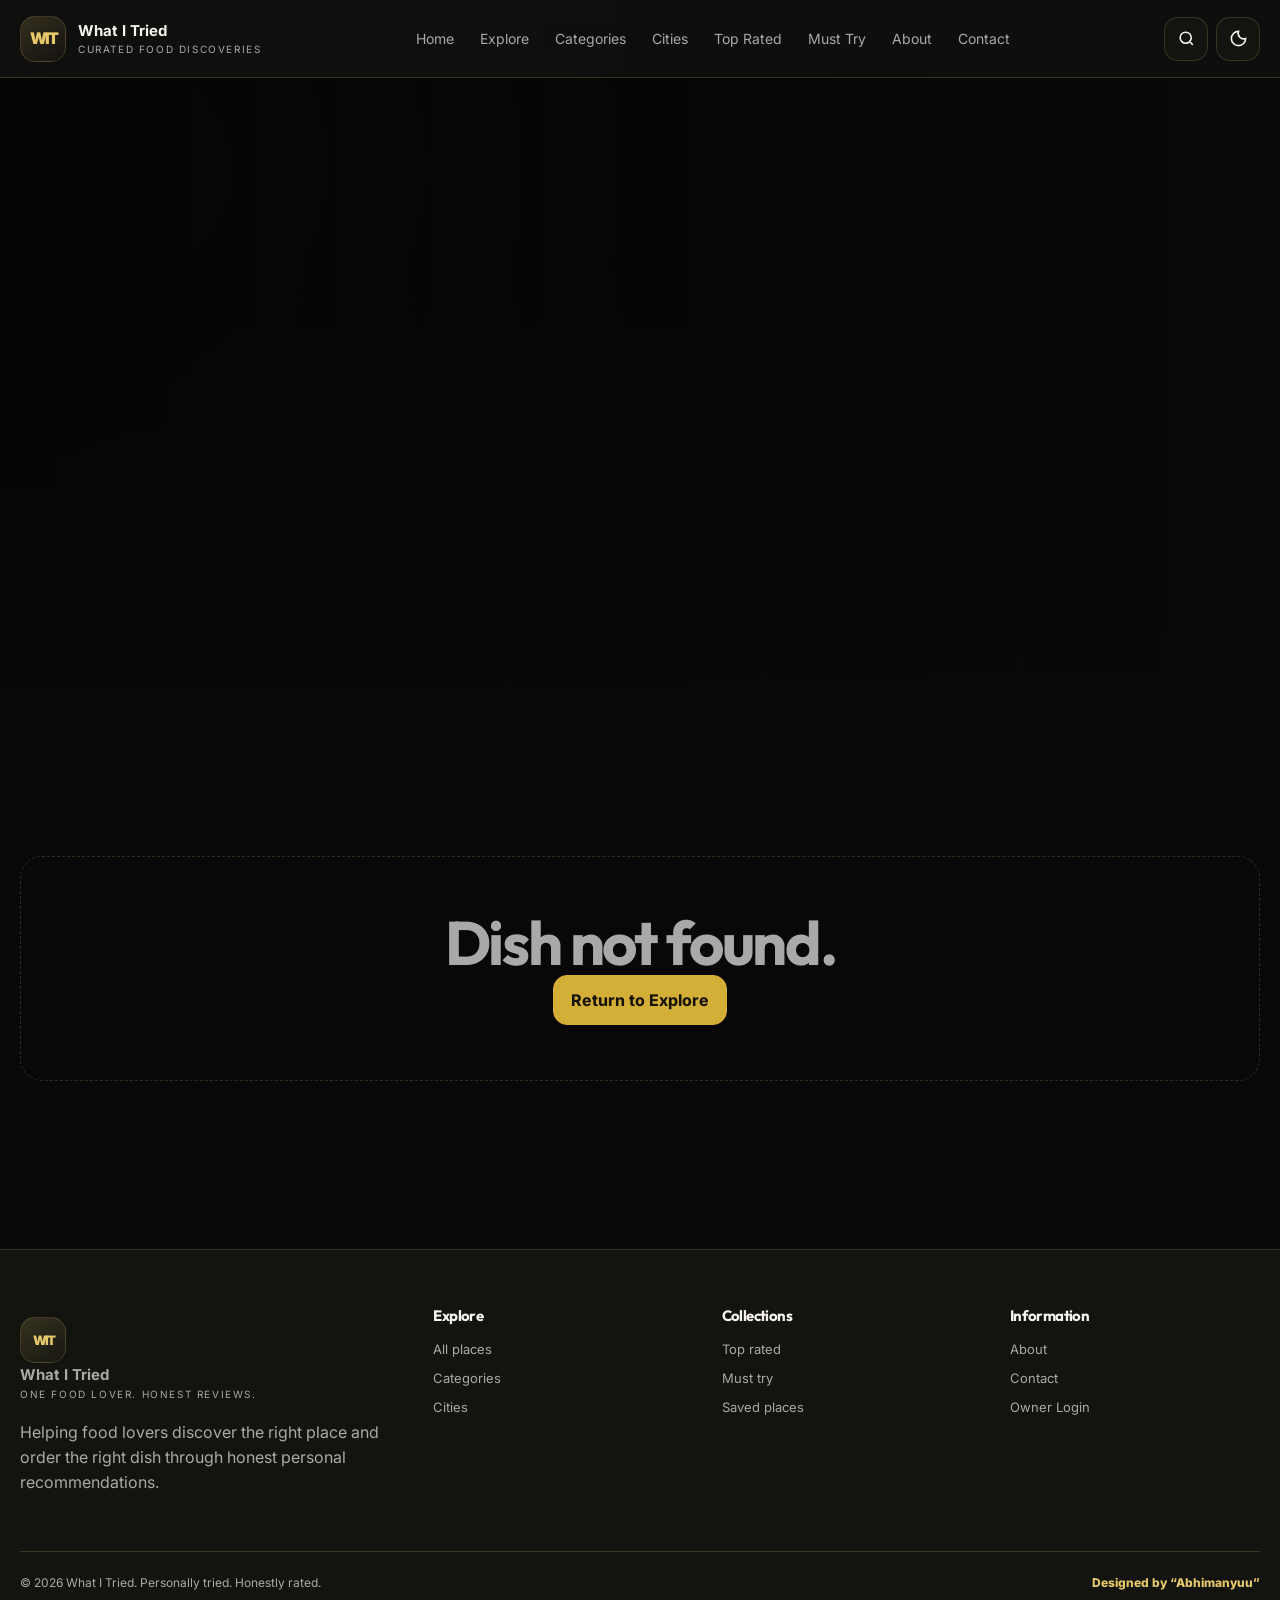
<file: dish.html>
<!doctype html><html lang="en" data-theme="dark"><head><meta charset="utf-8"><meta name="viewport" content="width=device-width,initial-scale=1,viewport-fit=cover"><meta name="description" content="Dish | What I Tried"><meta name="theme-color" content="#080808"><title>Dish | What I Tried</title><link rel="manifest" href="manifest.webmanifest"><link rel="stylesheet" href="assets/styles.css"></head><body data-page="dish"><a class="skip-link" href="#main">Skip to content</a><header class="site-header"><div class="container nav-shell"><a class="brand" href="index.html"><span class="brand-mark">WIT</span><span class="brand-copy"><strong>What I Tried</strong><span>Curated food discoveries</span></span></a><nav class="desktop-nav" aria-label="Primary"><a data-nav="home" href="index.html">Home</a><a data-nav="explore" href="explore.html">Explore</a><a data-nav="categories" href="categories.html">Categories</a><a data-nav="cities" href="cities.html">Cities</a><a data-nav="top-rated" href="top-rated.html">Top Rated</a><a data-nav="must-try" href="must-try.html">Must Try</a><a data-nav="about" href="about.html">About</a><a data-nav="contact" href="contact.html">Contact</a></nav><div class="nav-actions"><a class="icon-btn" href="search.html" aria-label="Search"><svg viewBox="0 0 24 24" fill="none" stroke="currentColor" stroke-width="2"><circle cx="11" cy="11" r="7"/><path d="m20 20-3.2-3.2"/></svg></a><button class="icon-btn" id="theme-toggle" aria-label="Toggle theme"><svg viewBox="0 0 24 24" fill="none" stroke="currentColor" stroke-width="2"><path d="M12 3a9 9 0 1 0 9 9 7 7 0 0 1-9-9Z"/></svg></button><button class="icon-btn menu-btn" id="menu-toggle" aria-label="Open menu"><svg viewBox="0 0 24 24" fill="none" stroke="currentColor" stroke-width="2"><path d="M4 7h16M4 12h16M4 17h16"/></svg></button></div></div></header><nav class="mobile-menu" id="mobile-menu"><a data-nav="home" href="index.html">Home</a><a data-nav="explore" href="explore.html">Explore</a><a data-nav="categories" href="categories.html">Categories</a><a data-nav="cities" href="cities.html">Cities</a><a data-nav="top-rated" href="top-rated.html">Top Rated</a><a data-nav="must-try" href="must-try.html">Must Try</a><a data-nav="about" href="about.html">About</a><a data-nav="contact" href="contact.html">Contact</a><a href="favourites.html">Saved</a></nav><main id="main"><section class="detail-hero" id="dish-hero"><div class="container detail-hero-copy" id="dish-hero-copy"></div></section><section class="section" id="dish-main"><div class="container story-grid" id="dish-info"></div></section></main><footer class="footer"><div class="container"><div class="footer-grid"><div><a class="brand" href="index.html"><span class="brand-mark">WIT</span><span class="brand-copy"><strong>What I Tried</strong><span>One food lover. Honest reviews.</span></span></a><p class="muted" style="max-width:380px;margin-top:18px">Helping food lovers discover the right place and order the right dish through honest personal recommendations.</p></div><div><h3>Explore</h3><a href="explore.html">All places</a><a href="categories.html">Categories</a><a href="cities.html">Cities</a></div><div><h3>Collections</h3><a href="top-rated.html">Top rated</a><a href="must-try.html">Must try</a><a href="favourites.html">Saved places</a></div><div><h3>Information</h3><a href="about.html">About</a><a href="contact.html">Contact</a><a href="admin/restaurants/index.html">Owner Login</a></div></div><div class="copyright"><span>© 2026 What I Tried. Personally tried. Honestly rated.</span><span class="designer-credit">Designed by “Abhimanyuu”</span></div></div></footer><nav class="mobile-nav"><a href="index.html">Home</a><a href="explore.html">Explore</a><a href="search.html">Search</a><a href="favourites.html">Saved</a><a href="contact.html">Contact</a></nav><script src="assets/data.js"></script><script src="assets/site.js"></script></body></html>
</file>
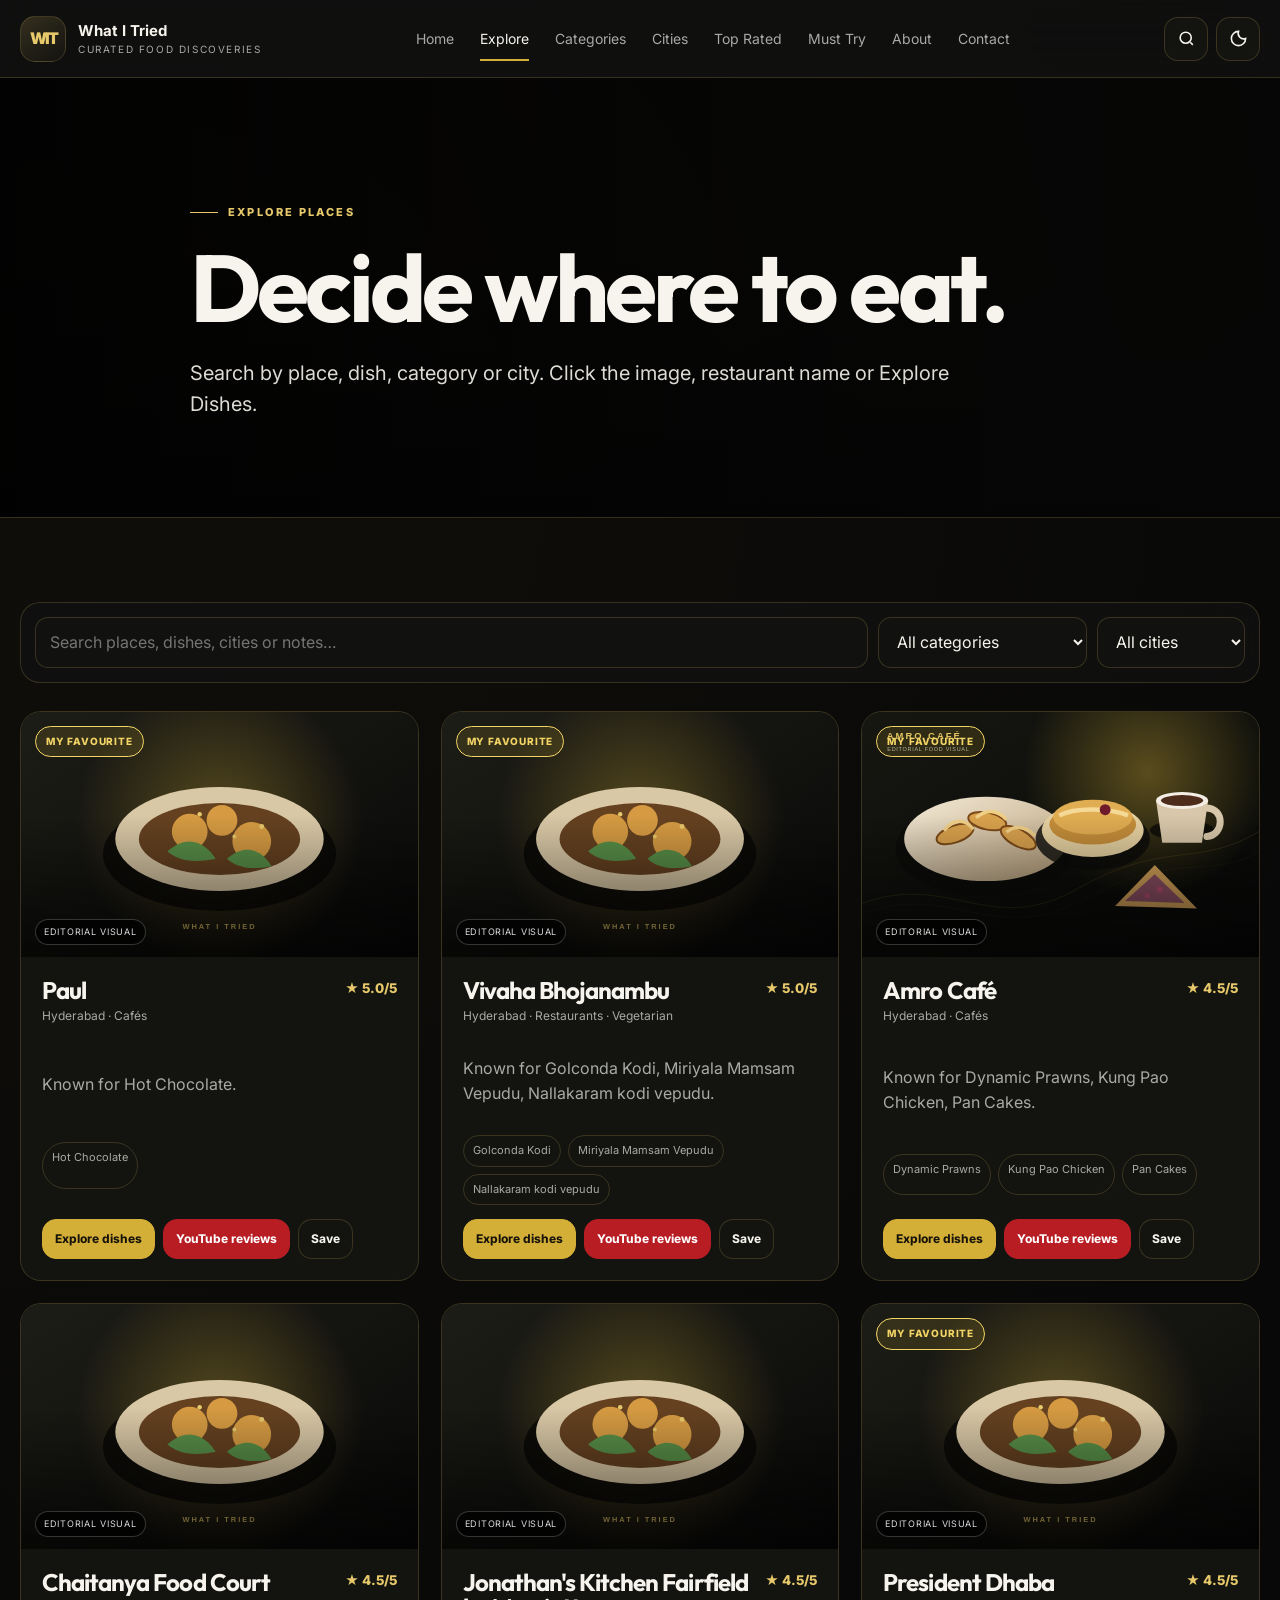
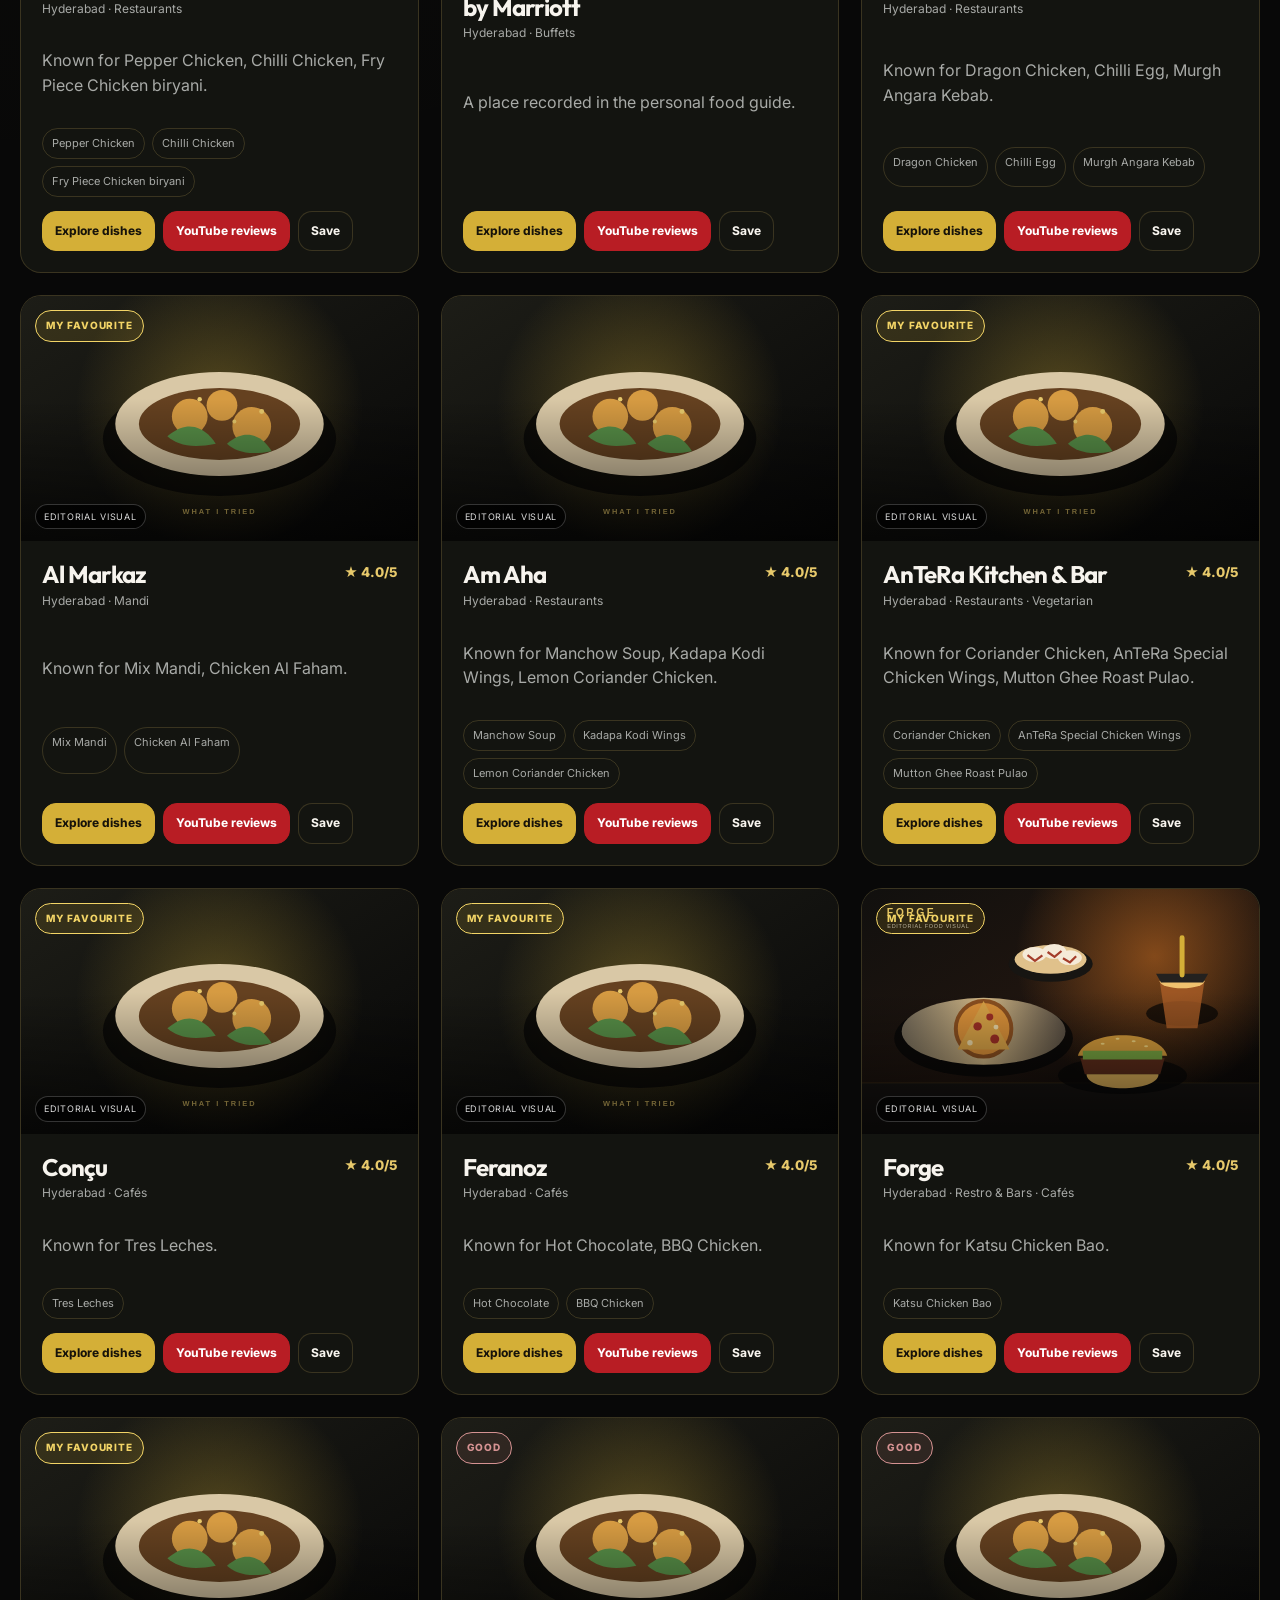
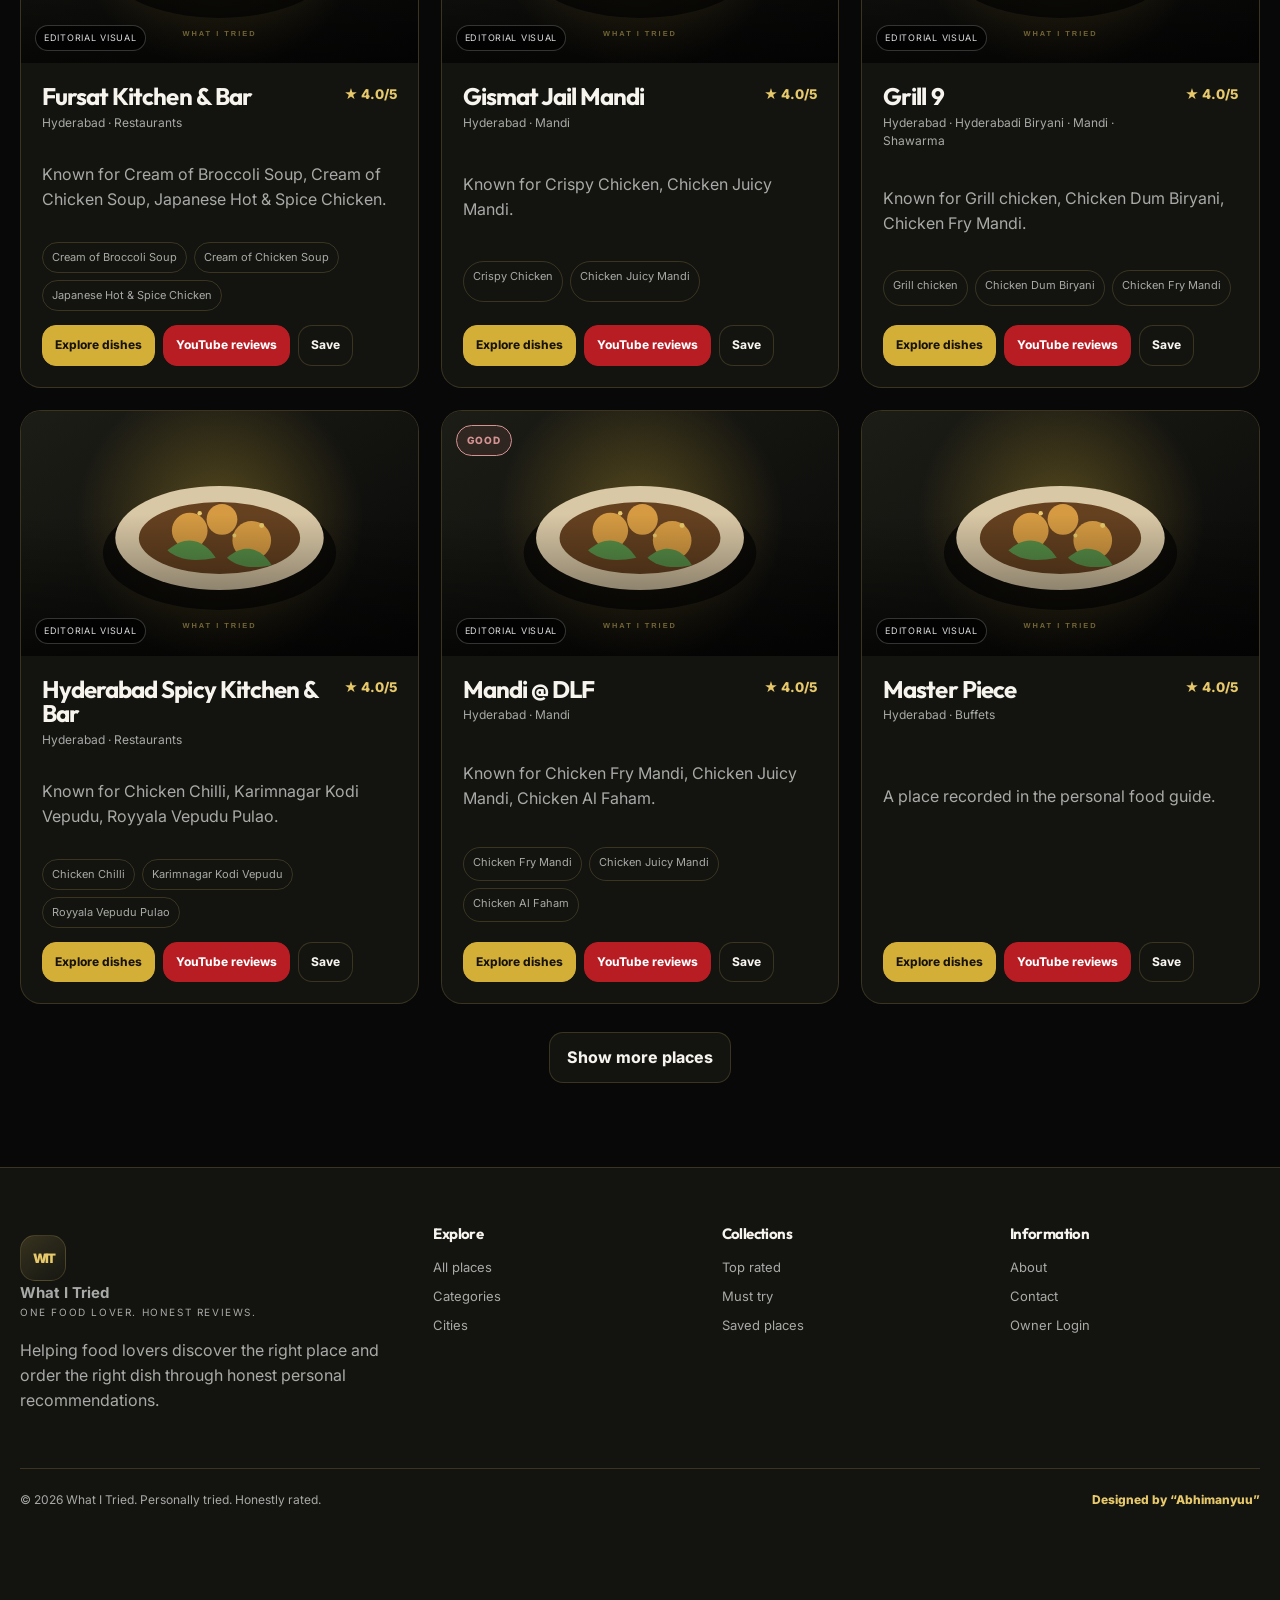
<file: explore.html>
<!doctype html><html lang="en" data-theme="dark"><head><meta charset="utf-8"><meta name="viewport" content="width=device-width,initial-scale=1,viewport-fit=cover"><meta name="description" content="Explore Places | What I Tried"><meta name="theme-color" content="#080808"><title>Explore Places | What I Tried</title><link rel="manifest" href="manifest.webmanifest"><link rel="stylesheet" href="assets/styles.css"></head><body data-page="explore"><a class="skip-link" href="#main">Skip to content</a><header class="site-header"><div class="container nav-shell"><a class="brand" href="index.html"><span class="brand-mark">WIT</span><span class="brand-copy"><strong>What I Tried</strong><span>Curated food discoveries</span></span></a><nav class="desktop-nav" aria-label="Primary"><a data-nav="home" href="index.html">Home</a><a data-nav="explore" href="explore.html">Explore</a><a data-nav="categories" href="categories.html">Categories</a><a data-nav="cities" href="cities.html">Cities</a><a data-nav="top-rated" href="top-rated.html">Top Rated</a><a data-nav="must-try" href="must-try.html">Must Try</a><a data-nav="about" href="about.html">About</a><a data-nav="contact" href="contact.html">Contact</a></nav><div class="nav-actions"><a class="icon-btn" href="search.html" aria-label="Search"><svg viewBox="0 0 24 24" fill="none" stroke="currentColor" stroke-width="2"><circle cx="11" cy="11" r="7"/><path d="m20 20-3.2-3.2"/></svg></a><button class="icon-btn" id="theme-toggle" aria-label="Toggle theme"><svg viewBox="0 0 24 24" fill="none" stroke="currentColor" stroke-width="2"><path d="M12 3a9 9 0 1 0 9 9 7 7 0 0 1-9-9Z"/></svg></button><button class="icon-btn menu-btn" id="menu-toggle" aria-label="Open menu"><svg viewBox="0 0 24 24" fill="none" stroke="currentColor" stroke-width="2"><path d="M4 7h16M4 12h16M4 17h16"/></svg></button></div></div></header><nav class="mobile-menu" id="mobile-menu"><a data-nav="home" href="index.html">Home</a><a data-nav="explore" href="explore.html">Explore</a><a data-nav="categories" href="categories.html">Categories</a><a data-nav="cities" href="cities.html">Cities</a><a data-nav="top-rated" href="top-rated.html">Top Rated</a><a data-nav="must-try" href="must-try.html">Must Try</a><a data-nav="about" href="about.html">About</a><a data-nav="contact" href="contact.html">Contact</a><a href="favourites.html">Saved</a></nav><main id="main"><section class="page-hero" style="background-image:url('https://images.unsplash.com/photo-1515003197210-e0cd71810b5f?auto=format&fit=crop&w=2200&q=88')"><div class="container page-hero-content"><span class="eyebrow">Explore places</span><h1>Decide where to eat.</h1><p class="lead">Search by place, dish, category or city. Click the image, restaurant name or Explore Dishes.</p></div></section><section class="section"><div class="container"><div class="filters"><input id="search-input" type="search" placeholder="Search places, dishes, cities or notes…"><select id="category-filter"><option value="">All categories</option></select><select id="city-filter"><option value="">All cities</option></select></div><div class="card-grid" id="place-grid"></div><div class="load-row"><button class="btn" id="load-more">Show more places</button></div></div></section></main><footer class="footer"><div class="container"><div class="footer-grid"><div><a class="brand" href="index.html"><span class="brand-mark">WIT</span><span class="brand-copy"><strong>What I Tried</strong><span>One food lover. Honest reviews.</span></span></a><p class="muted" style="max-width:380px;margin-top:18px">Helping food lovers discover the right place and order the right dish through honest personal recommendations.</p></div><div><h3>Explore</h3><a href="explore.html">All places</a><a href="categories.html">Categories</a><a href="cities.html">Cities</a></div><div><h3>Collections</h3><a href="top-rated.html">Top rated</a><a href="must-try.html">Must try</a><a href="favourites.html">Saved places</a></div><div><h3>Information</h3><a href="about.html">About</a><a href="contact.html">Contact</a><a href="admin/restaurants/index.html">Owner Login</a></div></div><div class="copyright"><span>© 2026 What I Tried. Personally tried. Honestly rated.</span><span class="designer-credit">Designed by “Abhimanyuu”</span></div></div></footer><nav class="mobile-nav"><a href="index.html">Home</a><a href="explore.html">Explore</a><a href="search.html">Search</a><a href="favourites.html">Saved</a><a href="contact.html">Contact</a></nav><script src="assets/data.js"></script><script src="assets/site.js"></script></body></html>
</file>
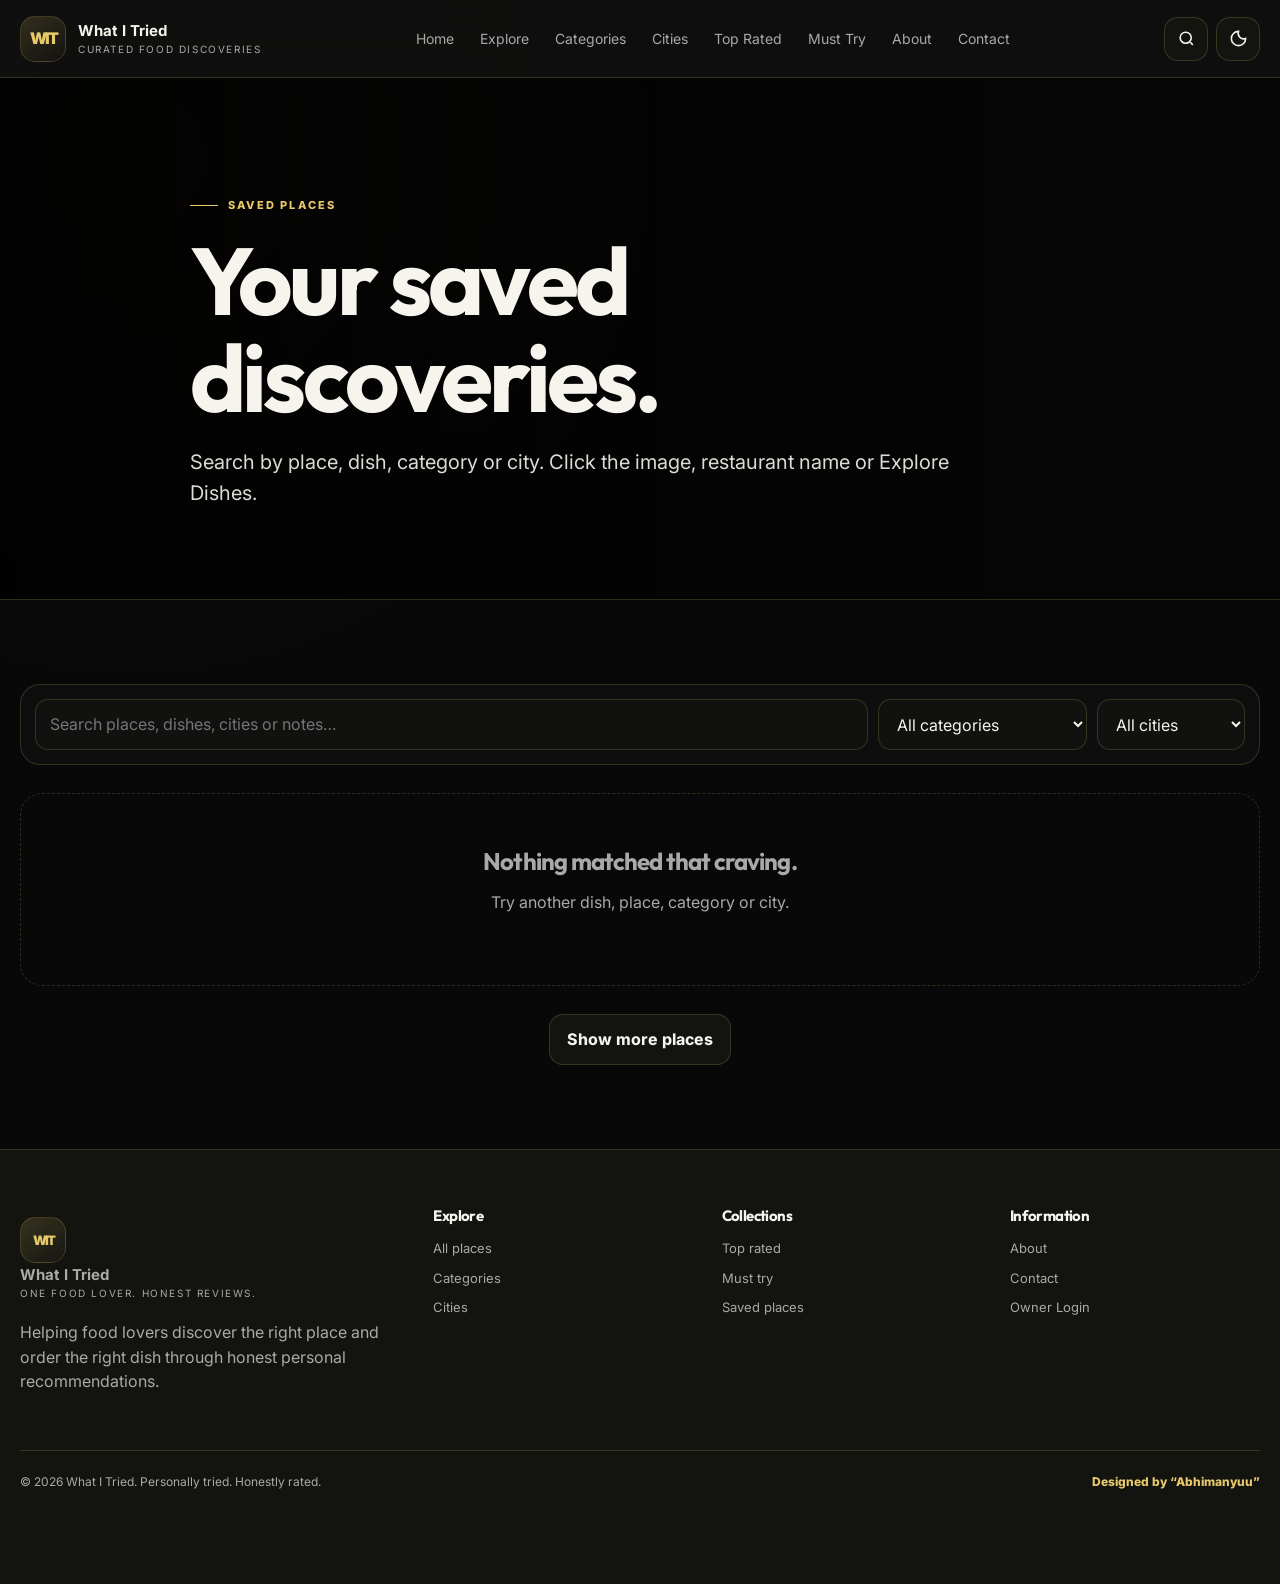
<file: favourites.html>
<!doctype html><html lang="en" data-theme="dark"><head><meta charset="utf-8"><meta name="viewport" content="width=device-width,initial-scale=1,viewport-fit=cover"><meta name="description" content="Saved Places | What I Tried"><meta name="theme-color" content="#080808"><title>Saved Places | What I Tried</title><link rel="manifest" href="manifest.webmanifest"><link rel="stylesheet" href="assets/styles.css"></head><body data-page="favourites"><a class="skip-link" href="#main">Skip to content</a><header class="site-header"><div class="container nav-shell"><a class="brand" href="index.html"><span class="brand-mark">WIT</span><span class="brand-copy"><strong>What I Tried</strong><span>Curated food discoveries</span></span></a><nav class="desktop-nav" aria-label="Primary"><a data-nav="home" href="index.html">Home</a><a data-nav="explore" href="explore.html">Explore</a><a data-nav="categories" href="categories.html">Categories</a><a data-nav="cities" href="cities.html">Cities</a><a data-nav="top-rated" href="top-rated.html">Top Rated</a><a data-nav="must-try" href="must-try.html">Must Try</a><a data-nav="about" href="about.html">About</a><a data-nav="contact" href="contact.html">Contact</a></nav><div class="nav-actions"><a class="icon-btn" href="search.html" aria-label="Search"><svg viewBox="0 0 24 24" fill="none" stroke="currentColor" stroke-width="2"><circle cx="11" cy="11" r="7"/><path d="m20 20-3.2-3.2"/></svg></a><button class="icon-btn" id="theme-toggle" aria-label="Toggle theme"><svg viewBox="0 0 24 24" fill="none" stroke="currentColor" stroke-width="2"><path d="M12 3a9 9 0 1 0 9 9 7 7 0 0 1-9-9Z"/></svg></button><button class="icon-btn menu-btn" id="menu-toggle" aria-label="Open menu"><svg viewBox="0 0 24 24" fill="none" stroke="currentColor" stroke-width="2"><path d="M4 7h16M4 12h16M4 17h16"/></svg></button></div></div></header><nav class="mobile-menu" id="mobile-menu"><a data-nav="home" href="index.html">Home</a><a data-nav="explore" href="explore.html">Explore</a><a data-nav="categories" href="categories.html">Categories</a><a data-nav="cities" href="cities.html">Cities</a><a data-nav="top-rated" href="top-rated.html">Top Rated</a><a data-nav="must-try" href="must-try.html">Must Try</a><a data-nav="about" href="about.html">About</a><a data-nav="contact" href="contact.html">Contact</a><a href="favourites.html">Saved</a></nav><main id="main"><section class="page-hero" style="background-image:url('https://images.unsplash.com/photo-1515003197210-e0cd71810b5f?auto=format&fit=crop&w=2200&q=88')"><div class="container page-hero-content"><span class="eyebrow">Saved places</span><h1>Your saved discoveries.</h1><p class="lead">Search by place, dish, category or city. Click the image, restaurant name or Explore Dishes.</p></div></section><section class="section"><div class="container"><div class="filters"><input id="search-input" type="search" placeholder="Search places, dishes, cities or notes…"><select id="category-filter"><option value="">All categories</option></select><select id="city-filter"><option value="">All cities</option></select></div><div class="card-grid" id="place-grid"></div><div class="load-row"><button class="btn" id="load-more">Show more places</button></div></div></section></main><footer class="footer"><div class="container"><div class="footer-grid"><div><a class="brand" href="index.html"><span class="brand-mark">WIT</span><span class="brand-copy"><strong>What I Tried</strong><span>One food lover. Honest reviews.</span></span></a><p class="muted" style="max-width:380px;margin-top:18px">Helping food lovers discover the right place and order the right dish through honest personal recommendations.</p></div><div><h3>Explore</h3><a href="explore.html">All places</a><a href="categories.html">Categories</a><a href="cities.html">Cities</a></div><div><h3>Collections</h3><a href="top-rated.html">Top rated</a><a href="must-try.html">Must try</a><a href="favourites.html">Saved places</a></div><div><h3>Information</h3><a href="about.html">About</a><a href="contact.html">Contact</a><a href="admin/restaurants/index.html">Owner Login</a></div></div><div class="copyright"><span>© 2026 What I Tried. Personally tried. Honestly rated.</span><span class="designer-credit">Designed by “Abhimanyuu”</span></div></div></footer><nav class="mobile-nav"><a href="index.html">Home</a><a href="explore.html">Explore</a><a href="search.html">Search</a><a href="favourites.html">Saved</a><a href="contact.html">Contact</a></nav><script src="assets/data.js"></script><script src="assets/site.js"></script></body></html>
</file>
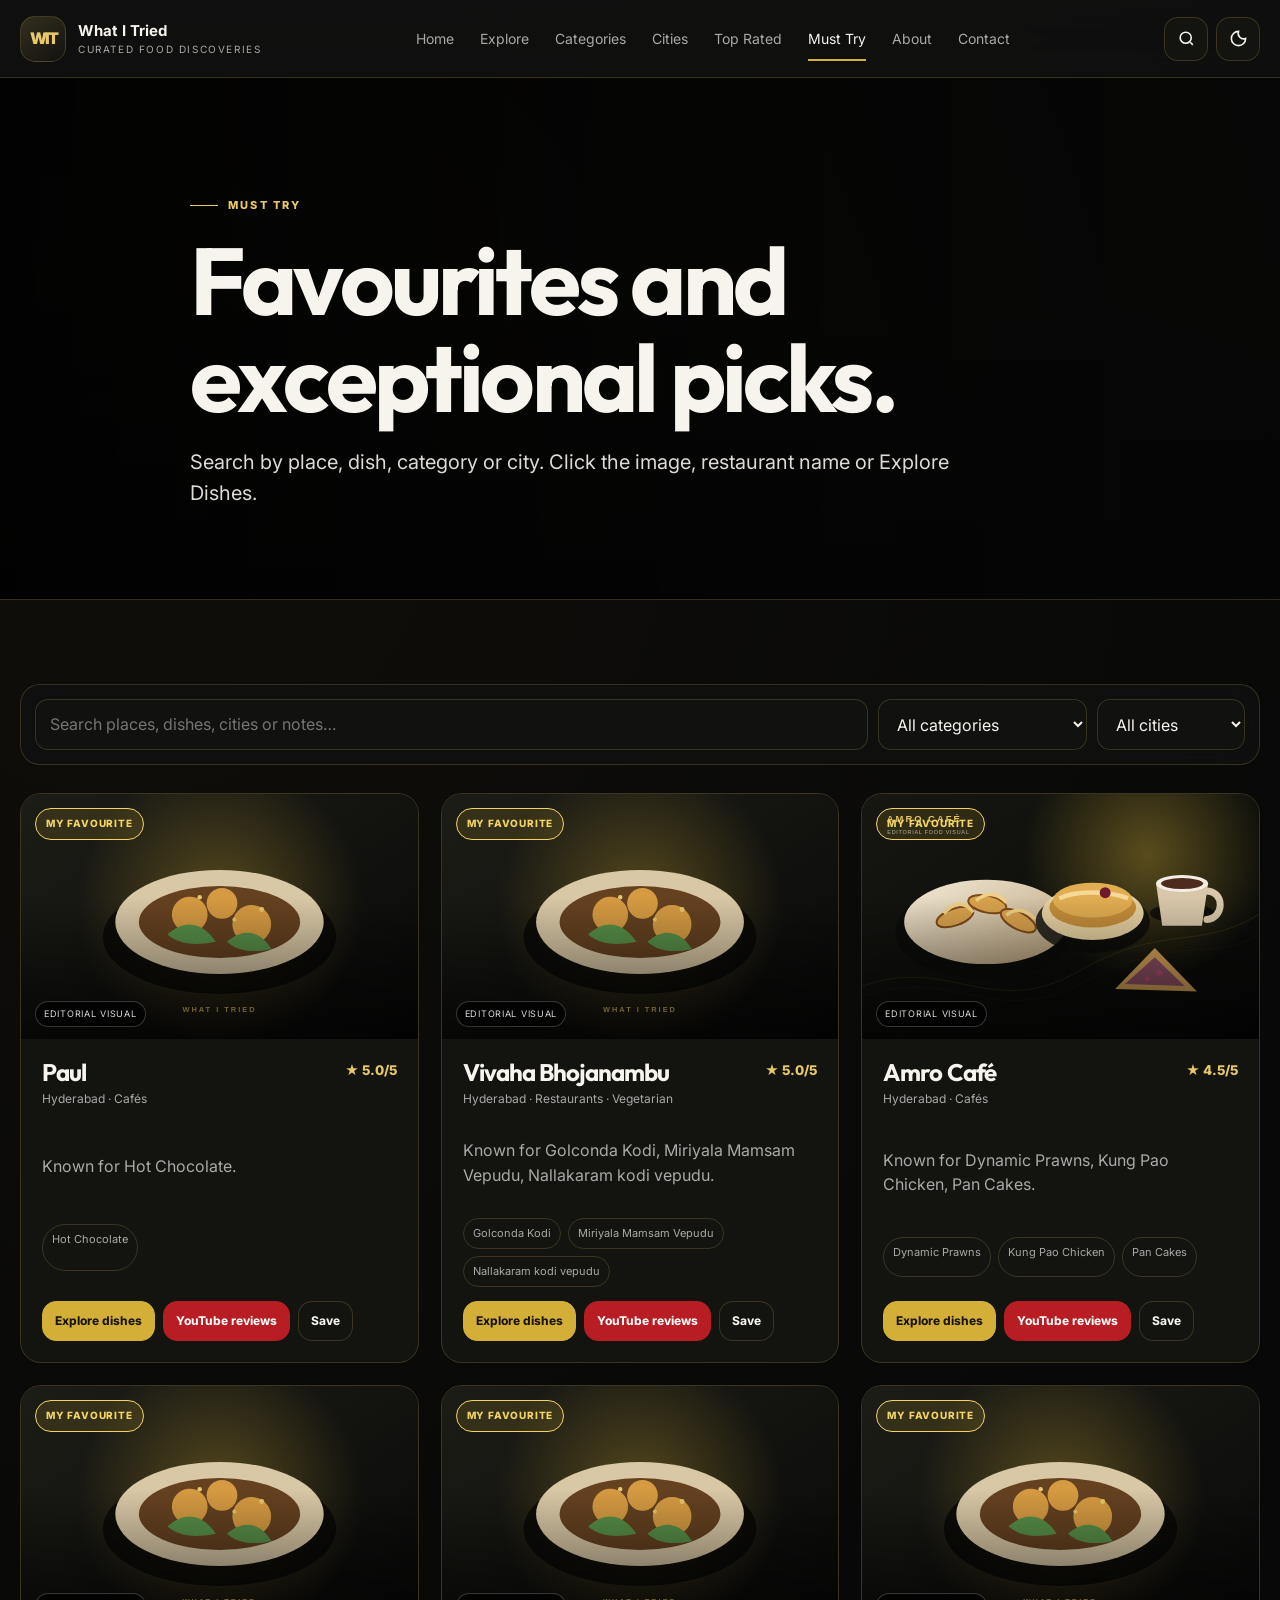
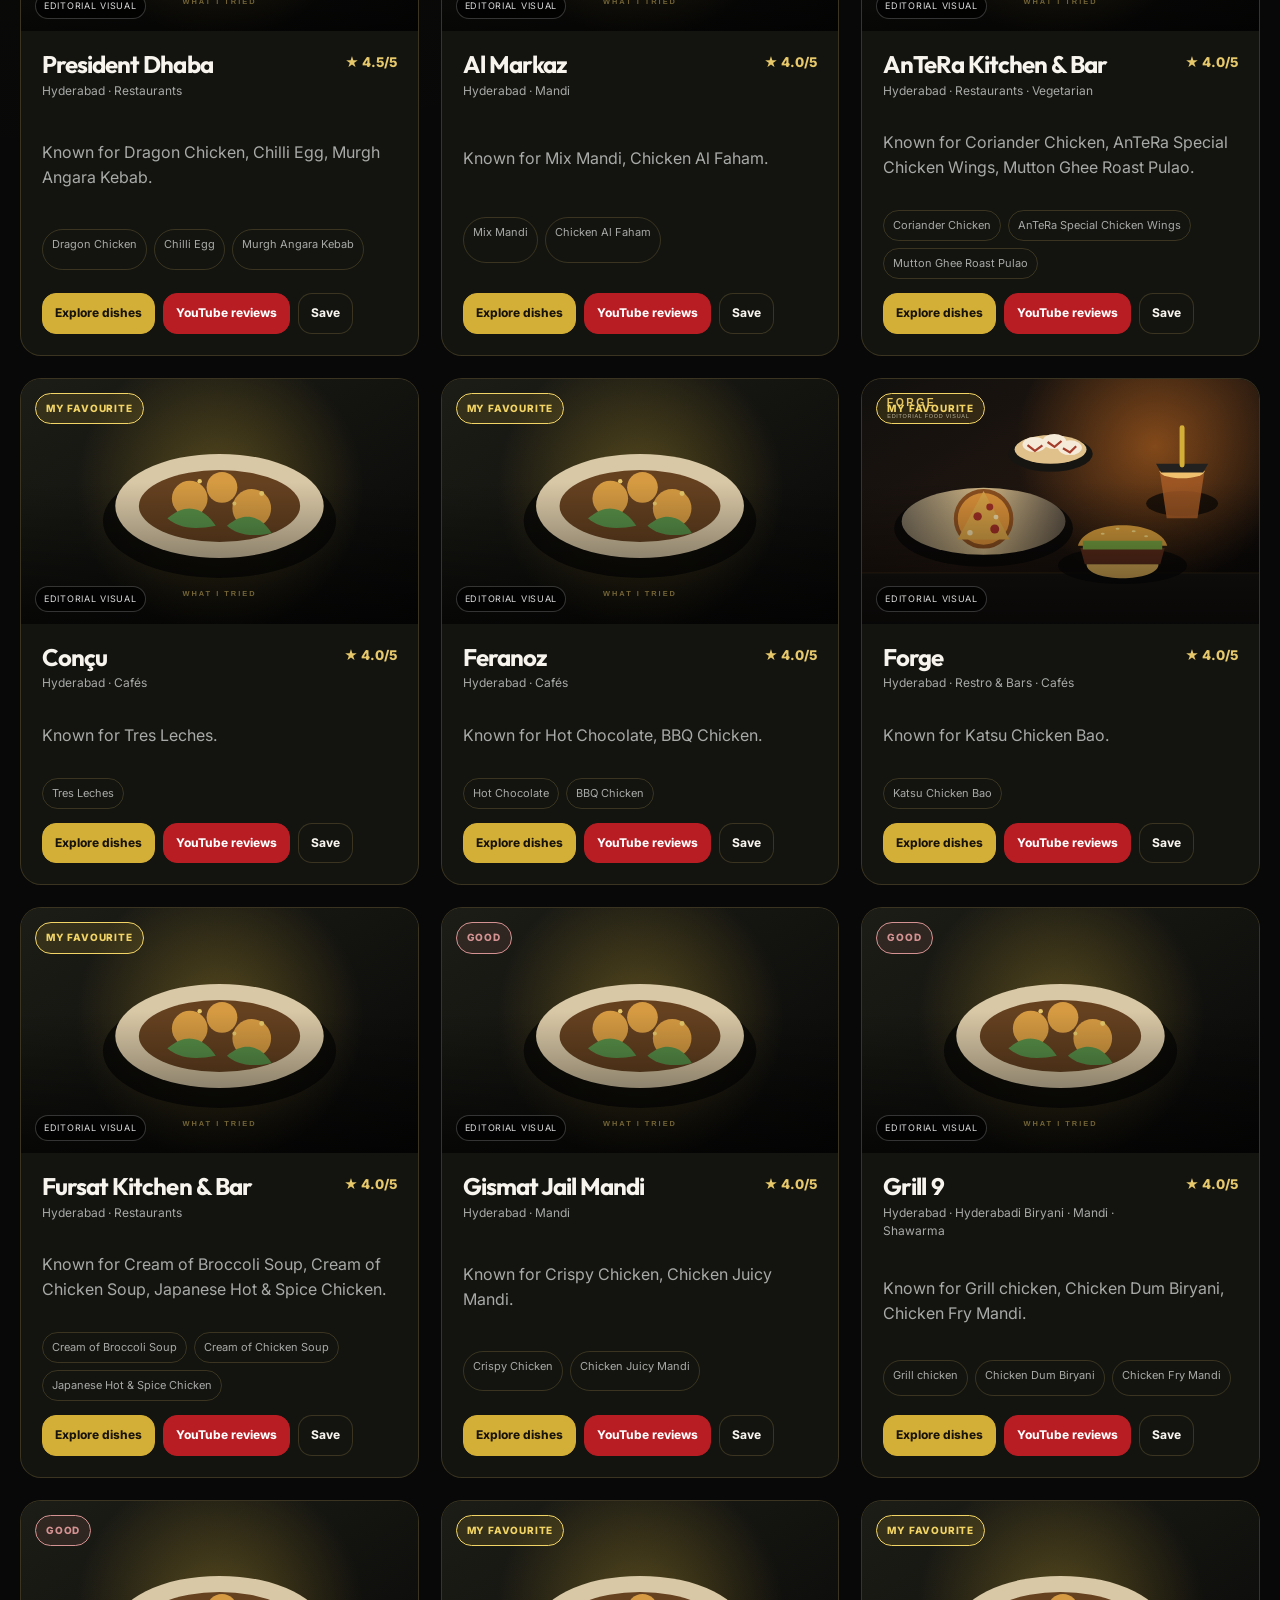
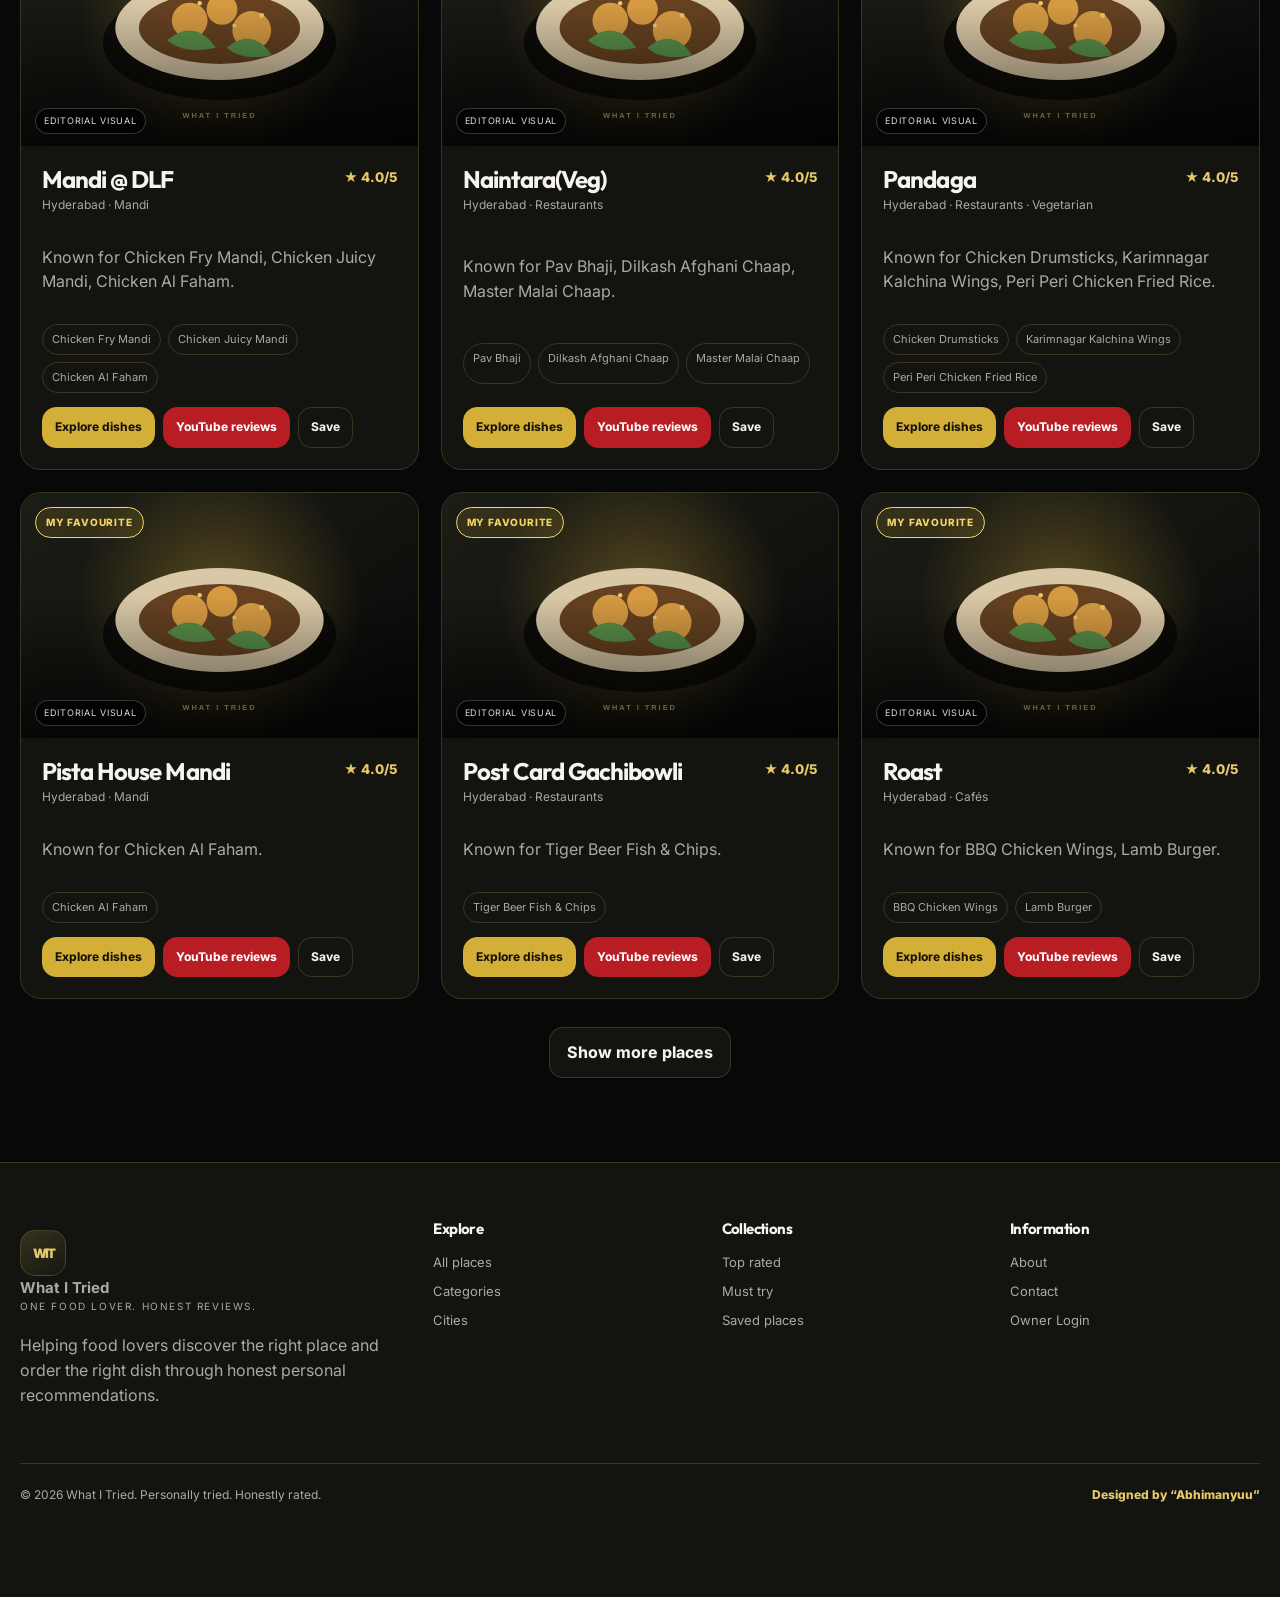
<file: must-try.html>
<!doctype html><html lang="en" data-theme="dark"><head><meta charset="utf-8"><meta name="viewport" content="width=device-width,initial-scale=1,viewport-fit=cover"><meta name="description" content="Must Try Places | What I Tried"><meta name="theme-color" content="#080808"><title>Must Try Places | What I Tried</title><link rel="manifest" href="manifest.webmanifest"><link rel="stylesheet" href="assets/styles.css"></head><body data-page="must-try"><a class="skip-link" href="#main">Skip to content</a><header class="site-header"><div class="container nav-shell"><a class="brand" href="index.html"><span class="brand-mark">WIT</span><span class="brand-copy"><strong>What I Tried</strong><span>Curated food discoveries</span></span></a><nav class="desktop-nav" aria-label="Primary"><a data-nav="home" href="index.html">Home</a><a data-nav="explore" href="explore.html">Explore</a><a data-nav="categories" href="categories.html">Categories</a><a data-nav="cities" href="cities.html">Cities</a><a data-nav="top-rated" href="top-rated.html">Top Rated</a><a data-nav="must-try" href="must-try.html">Must Try</a><a data-nav="about" href="about.html">About</a><a data-nav="contact" href="contact.html">Contact</a></nav><div class="nav-actions"><a class="icon-btn" href="search.html" aria-label="Search"><svg viewBox="0 0 24 24" fill="none" stroke="currentColor" stroke-width="2"><circle cx="11" cy="11" r="7"/><path d="m20 20-3.2-3.2"/></svg></a><button class="icon-btn" id="theme-toggle" aria-label="Toggle theme"><svg viewBox="0 0 24 24" fill="none" stroke="currentColor" stroke-width="2"><path d="M12 3a9 9 0 1 0 9 9 7 7 0 0 1-9-9Z"/></svg></button><button class="icon-btn menu-btn" id="menu-toggle" aria-label="Open menu"><svg viewBox="0 0 24 24" fill="none" stroke="currentColor" stroke-width="2"><path d="M4 7h16M4 12h16M4 17h16"/></svg></button></div></div></header><nav class="mobile-menu" id="mobile-menu"><a data-nav="home" href="index.html">Home</a><a data-nav="explore" href="explore.html">Explore</a><a data-nav="categories" href="categories.html">Categories</a><a data-nav="cities" href="cities.html">Cities</a><a data-nav="top-rated" href="top-rated.html">Top Rated</a><a data-nav="must-try" href="must-try.html">Must Try</a><a data-nav="about" href="about.html">About</a><a data-nav="contact" href="contact.html">Contact</a><a href="favourites.html">Saved</a></nav><main id="main"><section class="page-hero" style="background-image:url('https://images.unsplash.com/photo-1515003197210-e0cd71810b5f?auto=format&fit=crop&w=2200&q=88')"><div class="container page-hero-content"><span class="eyebrow">Must try</span><h1>Favourites and exceptional picks.</h1><p class="lead">Search by place, dish, category or city. Click the image, restaurant name or Explore Dishes.</p></div></section><section class="section"><div class="container"><div class="filters"><input id="search-input" type="search" placeholder="Search places, dishes, cities or notes…"><select id="category-filter"><option value="">All categories</option></select><select id="city-filter"><option value="">All cities</option></select></div><div class="card-grid" id="place-grid"></div><div class="load-row"><button class="btn" id="load-more">Show more places</button></div></div></section></main><footer class="footer"><div class="container"><div class="footer-grid"><div><a class="brand" href="index.html"><span class="brand-mark">WIT</span><span class="brand-copy"><strong>What I Tried</strong><span>One food lover. Honest reviews.</span></span></a><p class="muted" style="max-width:380px;margin-top:18px">Helping food lovers discover the right place and order the right dish through honest personal recommendations.</p></div><div><h3>Explore</h3><a href="explore.html">All places</a><a href="categories.html">Categories</a><a href="cities.html">Cities</a></div><div><h3>Collections</h3><a href="top-rated.html">Top rated</a><a href="must-try.html">Must try</a><a href="favourites.html">Saved places</a></div><div><h3>Information</h3><a href="about.html">About</a><a href="contact.html">Contact</a><a href="admin/restaurants/index.html">Owner Login</a></div></div><div class="copyright"><span>© 2026 What I Tried. Personally tried. Honestly rated.</span><span class="designer-credit">Designed by “Abhimanyuu”</span></div></div></footer><nav class="mobile-nav"><a href="index.html">Home</a><a href="explore.html">Explore</a><a href="search.html">Search</a><a href="favourites.html">Saved</a><a href="contact.html">Contact</a></nav><script src="assets/data.js"></script><script src="assets/site.js"></script></body></html>
</file>
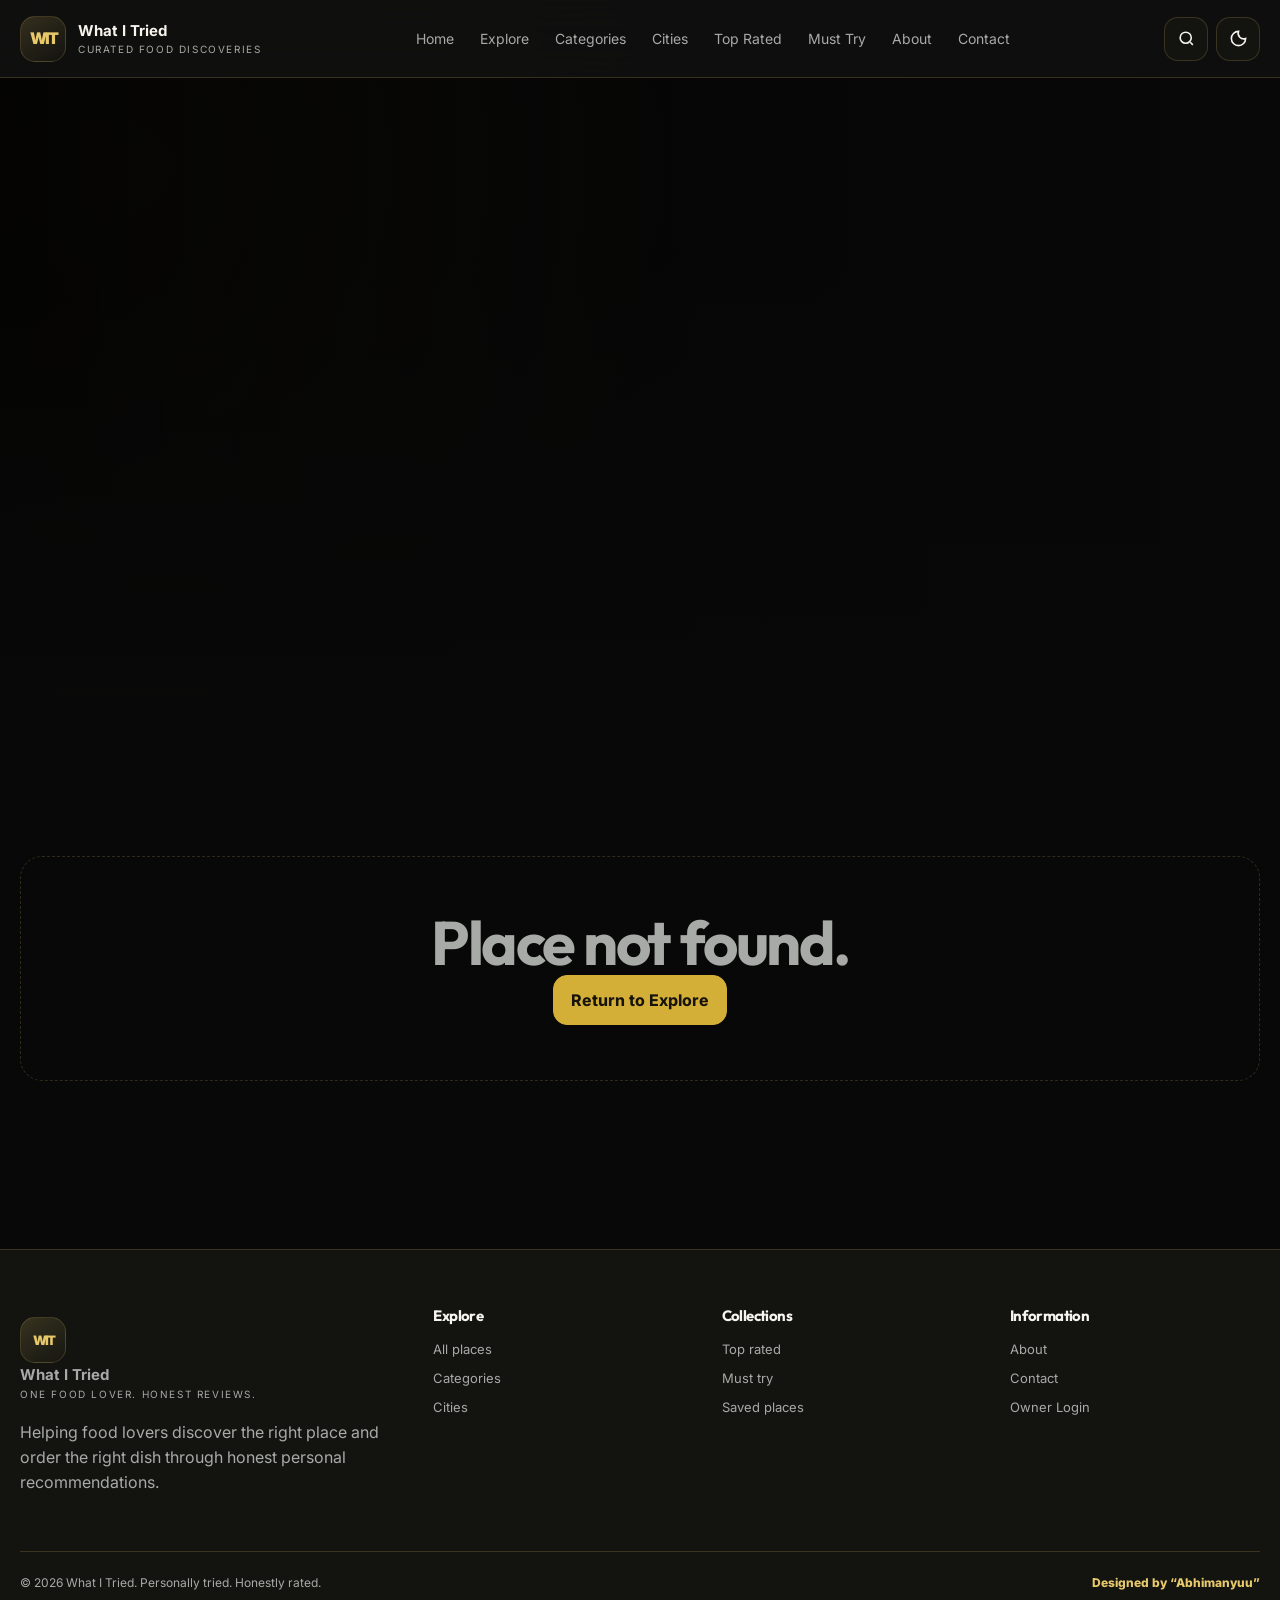
<file: place.html>
<!doctype html><html lang="en" data-theme="dark"><head><meta charset="utf-8"><meta name="viewport" content="width=device-width,initial-scale=1,viewport-fit=cover"><meta name="description" content="Place | What I Tried"><meta name="theme-color" content="#080808"><title>Place | What I Tried</title><link rel="manifest" href="manifest.webmanifest"><link rel="stylesheet" href="assets/styles.css"></head><body data-page="place"><a class="skip-link" href="#main">Skip to content</a><header class="site-header"><div class="container nav-shell"><a class="brand" href="index.html"><span class="brand-mark">WIT</span><span class="brand-copy"><strong>What I Tried</strong><span>Curated food discoveries</span></span></a><nav class="desktop-nav" aria-label="Primary"><a data-nav="home" href="index.html">Home</a><a data-nav="explore" href="explore.html">Explore</a><a data-nav="categories" href="categories.html">Categories</a><a data-nav="cities" href="cities.html">Cities</a><a data-nav="top-rated" href="top-rated.html">Top Rated</a><a data-nav="must-try" href="must-try.html">Must Try</a><a data-nav="about" href="about.html">About</a><a data-nav="contact" href="contact.html">Contact</a></nav><div class="nav-actions"><a class="icon-btn" href="search.html" aria-label="Search"><svg viewBox="0 0 24 24" fill="none" stroke="currentColor" stroke-width="2"><circle cx="11" cy="11" r="7"/><path d="m20 20-3.2-3.2"/></svg></a><button class="icon-btn" id="theme-toggle" aria-label="Toggle theme"><svg viewBox="0 0 24 24" fill="none" stroke="currentColor" stroke-width="2"><path d="M12 3a9 9 0 1 0 9 9 7 7 0 0 1-9-9Z"/></svg></button><button class="icon-btn menu-btn" id="menu-toggle" aria-label="Open menu"><svg viewBox="0 0 24 24" fill="none" stroke="currentColor" stroke-width="2"><path d="M4 7h16M4 12h16M4 17h16"/></svg></button></div></div></header><nav class="mobile-menu" id="mobile-menu"><a data-nav="home" href="index.html">Home</a><a data-nav="explore" href="explore.html">Explore</a><a data-nav="categories" href="categories.html">Categories</a><a data-nav="cities" href="cities.html">Cities</a><a data-nav="top-rated" href="top-rated.html">Top Rated</a><a data-nav="must-try" href="must-try.html">Must Try</a><a data-nav="about" href="about.html">About</a><a data-nav="contact" href="contact.html">Contact</a><a href="favourites.html">Saved</a></nav><main id="main"><section class="detail-hero" id="place-hero"><div class="container detail-hero-copy" id="place-hero-copy"></div></section><section class="section" id="place-main"><div class="container detail-grid"><div><span class="eyebrow">Performance metrics</span><h2 style="margin:16px 0 24px">Available ratings.</h2><div class="metrics" id="metrics"></div><div style="margin-top:42px"><span class="eyebrow">Personal experience</span><h2 style="margin:16px 0 20px">Honest source notes.</h2><div class="notice" id="experience"></div></div><div style="margin-top:42px"><span class="eyebrow">What I Tried</span><h2 style="margin:16px 0 24px">Recorded dishes.</h2><div class="dish-grid" id="dish-grid"></div></div></div><aside class="detail-side" id="place-side"></aside></div></section></main><footer class="footer"><div class="container"><div class="footer-grid"><div><a class="brand" href="index.html"><span class="brand-mark">WIT</span><span class="brand-copy"><strong>What I Tried</strong><span>One food lover. Honest reviews.</span></span></a><p class="muted" style="max-width:380px;margin-top:18px">Helping food lovers discover the right place and order the right dish through honest personal recommendations.</p></div><div><h3>Explore</h3><a href="explore.html">All places</a><a href="categories.html">Categories</a><a href="cities.html">Cities</a></div><div><h3>Collections</h3><a href="top-rated.html">Top rated</a><a href="must-try.html">Must try</a><a href="favourites.html">Saved places</a></div><div><h3>Information</h3><a href="about.html">About</a><a href="contact.html">Contact</a><a href="admin/restaurants/index.html">Owner Login</a></div></div><div class="copyright"><span>© 2026 What I Tried. Personally tried. Honestly rated.</span><span class="designer-credit">Designed by “Abhimanyuu”</span></div></div></footer><nav class="mobile-nav"><a href="index.html">Home</a><a href="explore.html">Explore</a><a href="search.html">Search</a><a href="favourites.html">Saved</a><a href="contact.html">Contact</a></nav><script src="assets/data.js"></script><script src="assets/site.js"></script></body></html>
</file>
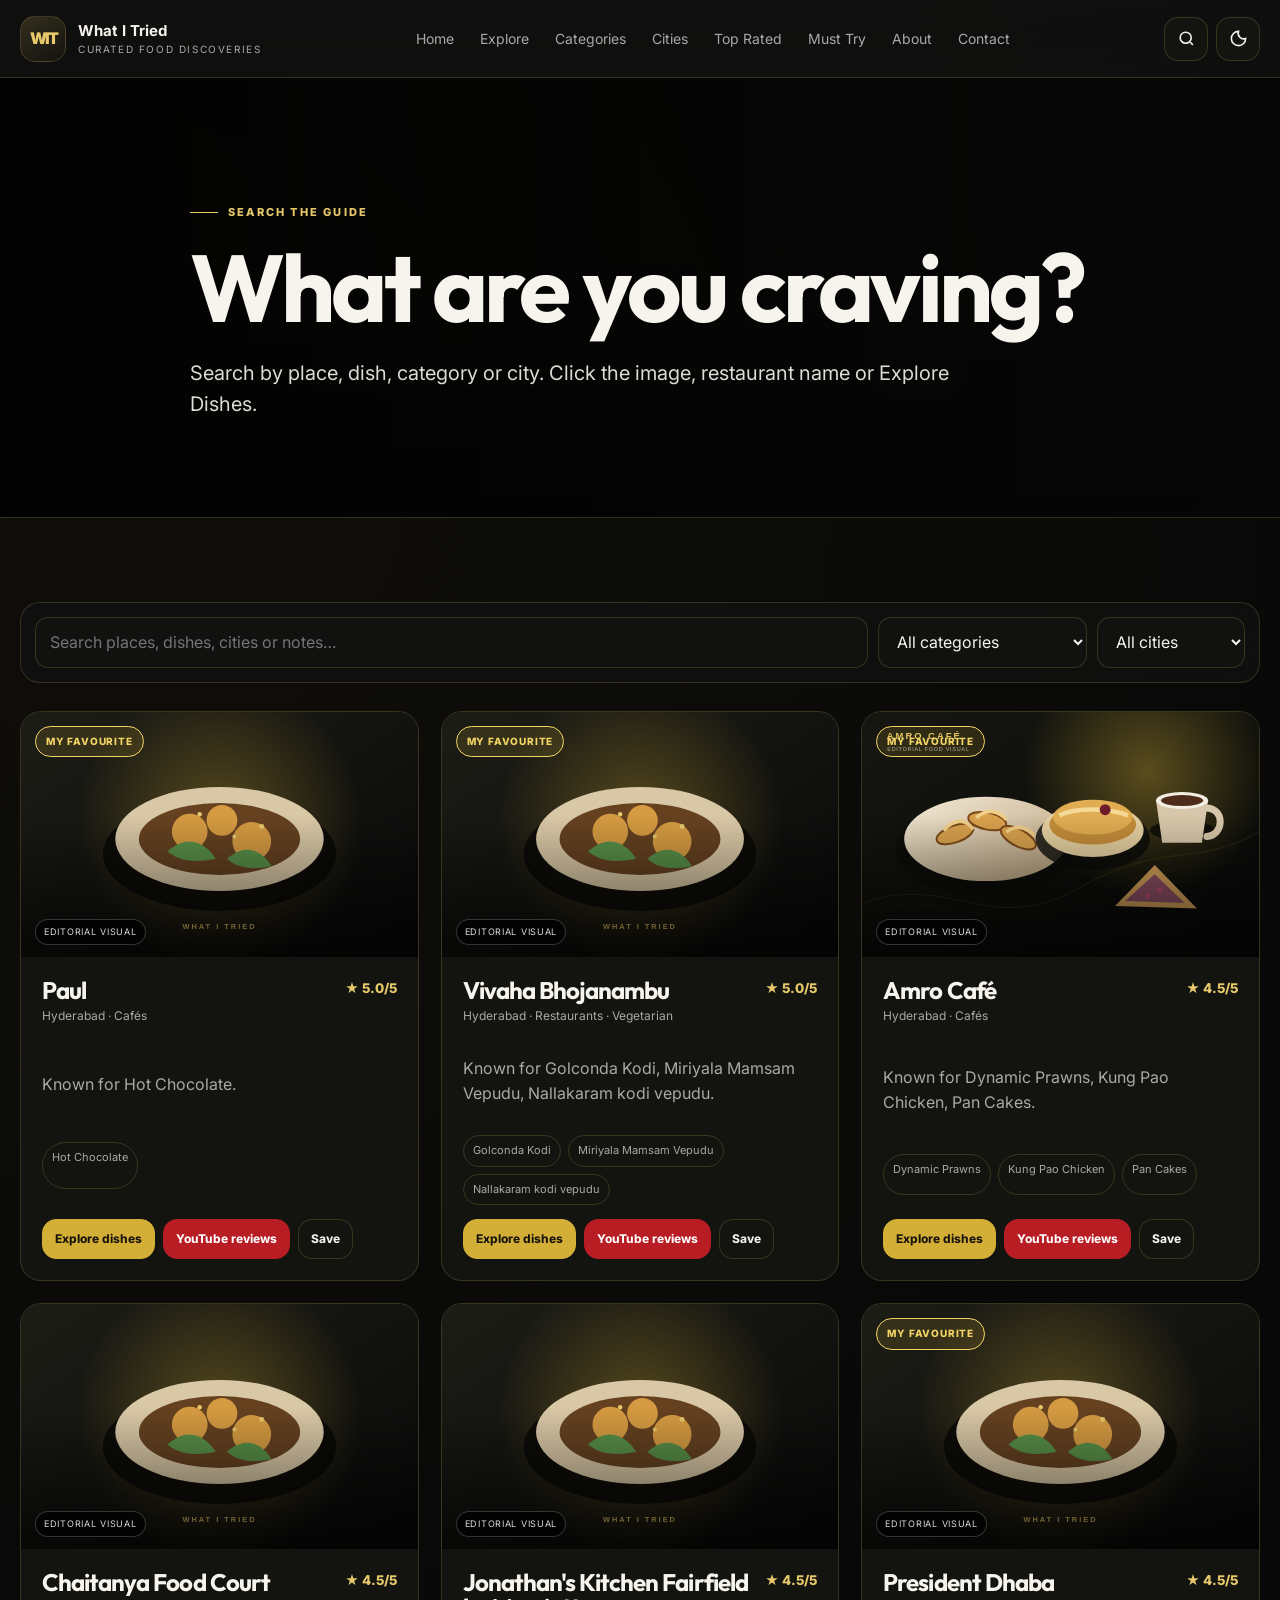
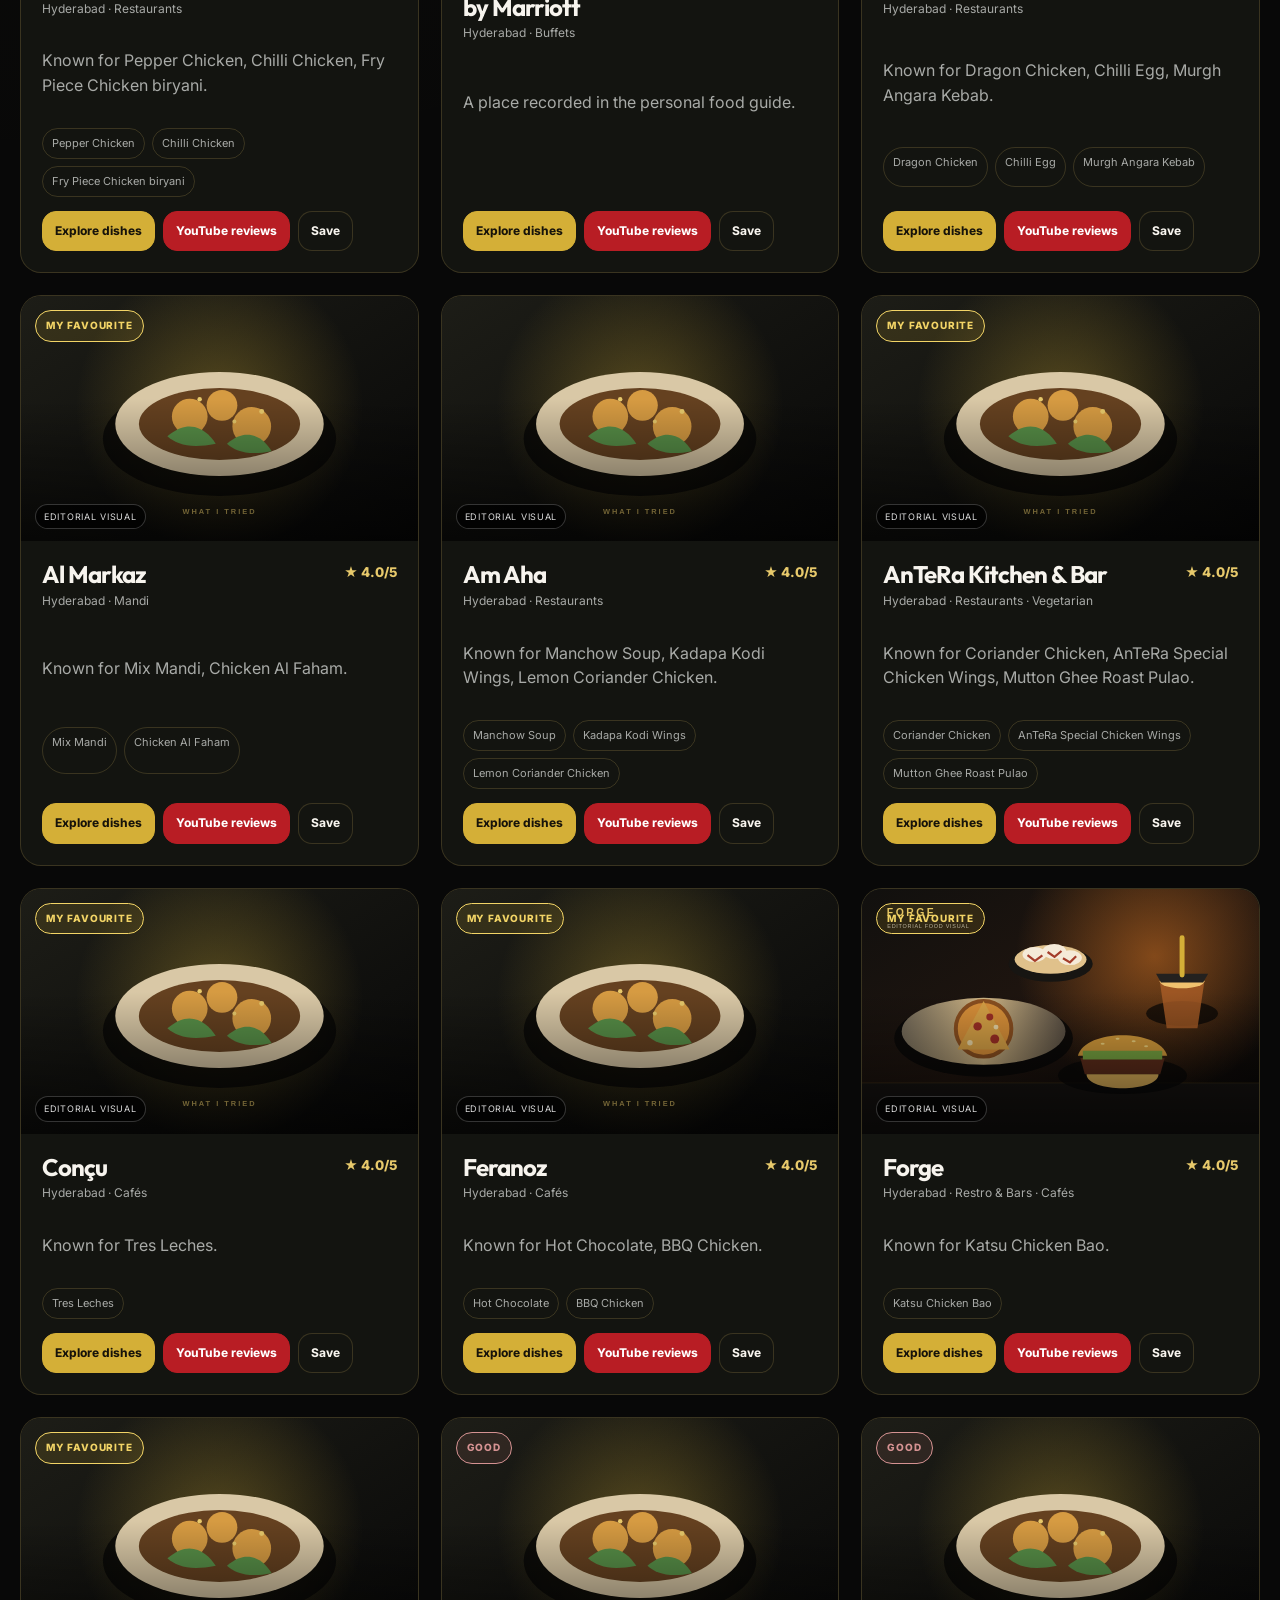
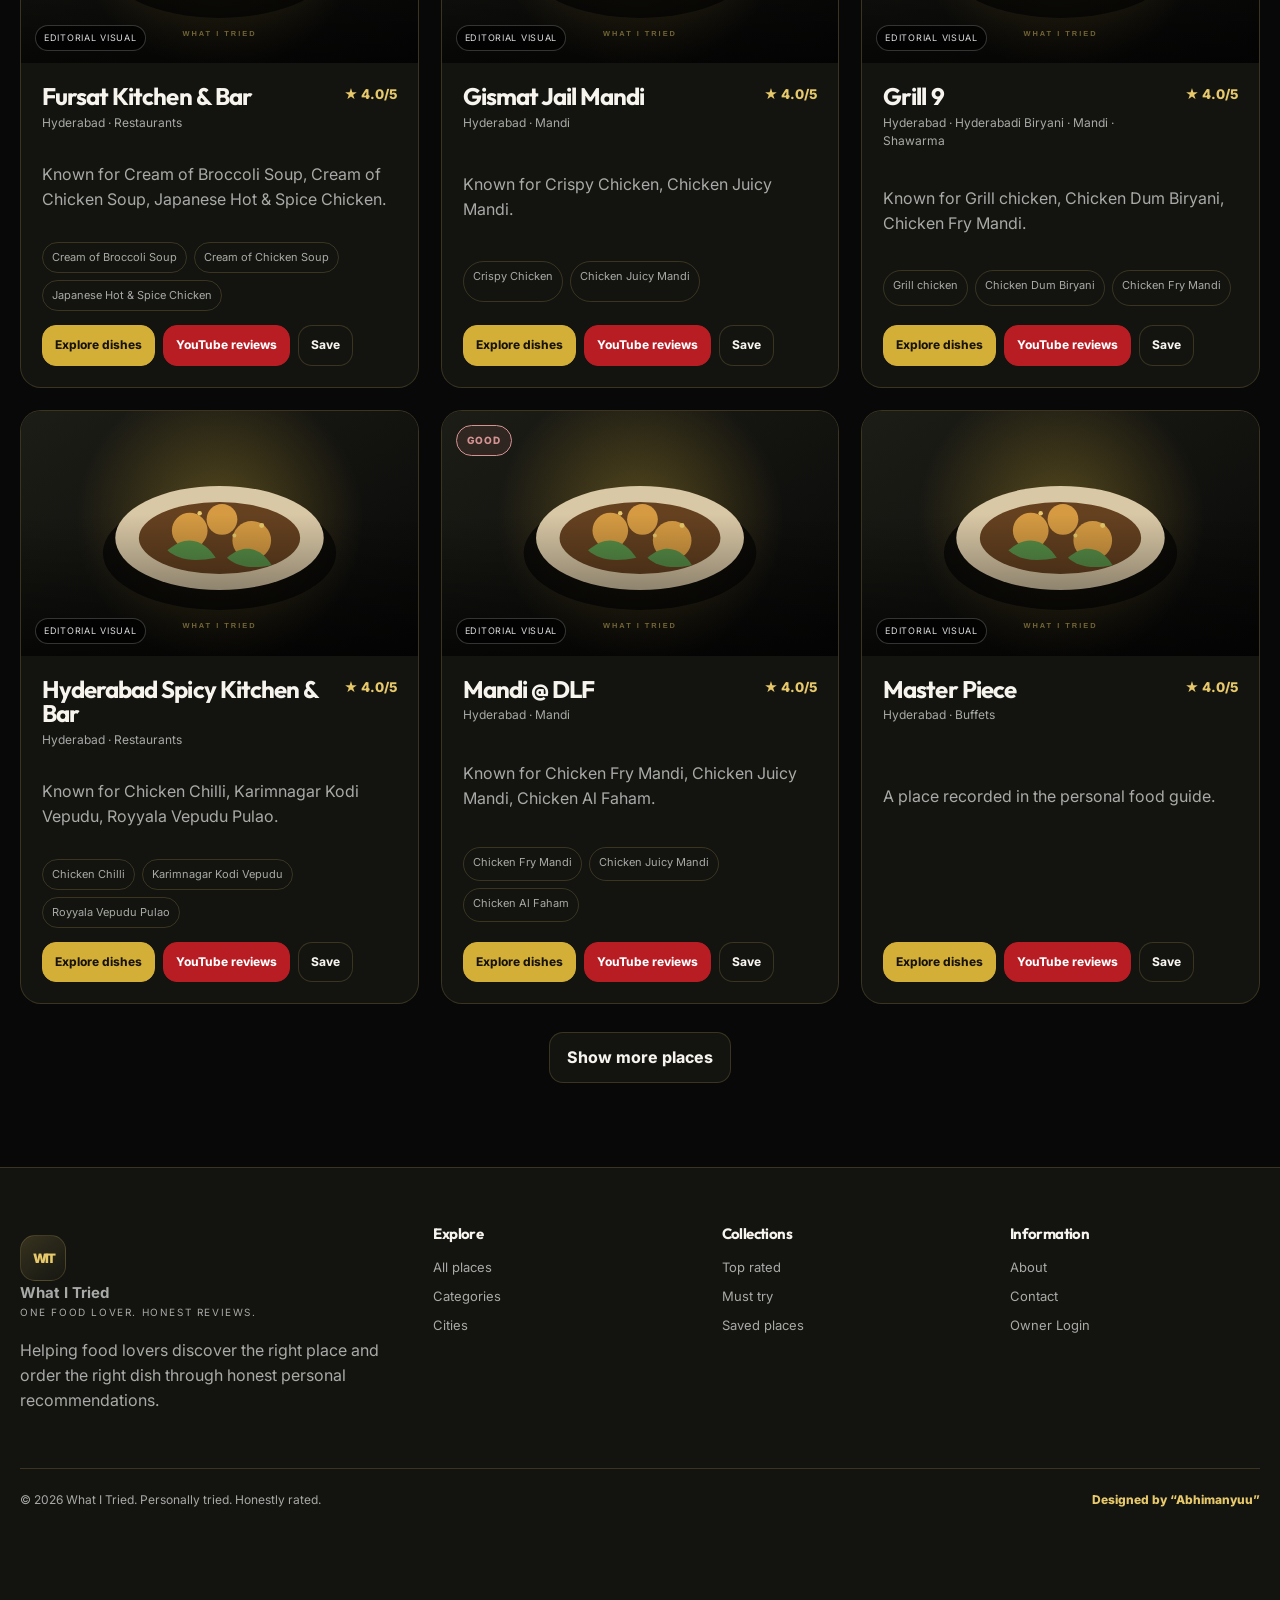
<file: search.html>
<!doctype html><html lang="en" data-theme="dark"><head><meta charset="utf-8"><meta name="viewport" content="width=device-width,initial-scale=1,viewport-fit=cover"><meta name="description" content="Search | What I Tried"><meta name="theme-color" content="#080808"><title>Search | What I Tried</title><link rel="manifest" href="manifest.webmanifest"><link rel="stylesheet" href="assets/styles.css"></head><body data-page="search"><a class="skip-link" href="#main">Skip to content</a><header class="site-header"><div class="container nav-shell"><a class="brand" href="index.html"><span class="brand-mark">WIT</span><span class="brand-copy"><strong>What I Tried</strong><span>Curated food discoveries</span></span></a><nav class="desktop-nav" aria-label="Primary"><a data-nav="home" href="index.html">Home</a><a data-nav="explore" href="explore.html">Explore</a><a data-nav="categories" href="categories.html">Categories</a><a data-nav="cities" href="cities.html">Cities</a><a data-nav="top-rated" href="top-rated.html">Top Rated</a><a data-nav="must-try" href="must-try.html">Must Try</a><a data-nav="about" href="about.html">About</a><a data-nav="contact" href="contact.html">Contact</a></nav><div class="nav-actions"><a class="icon-btn" href="search.html" aria-label="Search"><svg viewBox="0 0 24 24" fill="none" stroke="currentColor" stroke-width="2"><circle cx="11" cy="11" r="7"/><path d="m20 20-3.2-3.2"/></svg></a><button class="icon-btn" id="theme-toggle" aria-label="Toggle theme"><svg viewBox="0 0 24 24" fill="none" stroke="currentColor" stroke-width="2"><path d="M12 3a9 9 0 1 0 9 9 7 7 0 0 1-9-9Z"/></svg></button><button class="icon-btn menu-btn" id="menu-toggle" aria-label="Open menu"><svg viewBox="0 0 24 24" fill="none" stroke="currentColor" stroke-width="2"><path d="M4 7h16M4 12h16M4 17h16"/></svg></button></div></div></header><nav class="mobile-menu" id="mobile-menu"><a data-nav="home" href="index.html">Home</a><a data-nav="explore" href="explore.html">Explore</a><a data-nav="categories" href="categories.html">Categories</a><a data-nav="cities" href="cities.html">Cities</a><a data-nav="top-rated" href="top-rated.html">Top Rated</a><a data-nav="must-try" href="must-try.html">Must Try</a><a data-nav="about" href="about.html">About</a><a data-nav="contact" href="contact.html">Contact</a><a href="favourites.html">Saved</a></nav><main id="main"><section class="page-hero" style="background-image:url('https://images.unsplash.com/photo-1515003197210-e0cd71810b5f?auto=format&fit=crop&w=2200&q=88')"><div class="container page-hero-content"><span class="eyebrow">Search the guide</span><h1>What are you craving?</h1><p class="lead">Search by place, dish, category or city. Click the image, restaurant name or Explore Dishes.</p></div></section><section class="section"><div class="container"><div class="filters"><input id="search-input" type="search" placeholder="Search places, dishes, cities or notes…"><select id="category-filter"><option value="">All categories</option></select><select id="city-filter"><option value="">All cities</option></select></div><div class="card-grid" id="place-grid"></div><div class="load-row"><button class="btn" id="load-more">Show more places</button></div></div></section></main><footer class="footer"><div class="container"><div class="footer-grid"><div><a class="brand" href="index.html"><span class="brand-mark">WIT</span><span class="brand-copy"><strong>What I Tried</strong><span>One food lover. Honest reviews.</span></span></a><p class="muted" style="max-width:380px;margin-top:18px">Helping food lovers discover the right place and order the right dish through honest personal recommendations.</p></div><div><h3>Explore</h3><a href="explore.html">All places</a><a href="categories.html">Categories</a><a href="cities.html">Cities</a></div><div><h3>Collections</h3><a href="top-rated.html">Top rated</a><a href="must-try.html">Must try</a><a href="favourites.html">Saved places</a></div><div><h3>Information</h3><a href="about.html">About</a><a href="contact.html">Contact</a><a href="admin/restaurants/index.html">Owner Login</a></div></div><div class="copyright"><span>© 2026 What I Tried. Personally tried. Honestly rated.</span><span class="designer-credit">Designed by “Abhimanyuu”</span></div></div></footer><nav class="mobile-nav"><a href="index.html">Home</a><a href="explore.html">Explore</a><a href="search.html">Search</a><a href="favourites.html">Saved</a><a href="contact.html">Contact</a></nav><script src="assets/data.js"></script><script src="assets/site.js"></script></body></html>
</file>
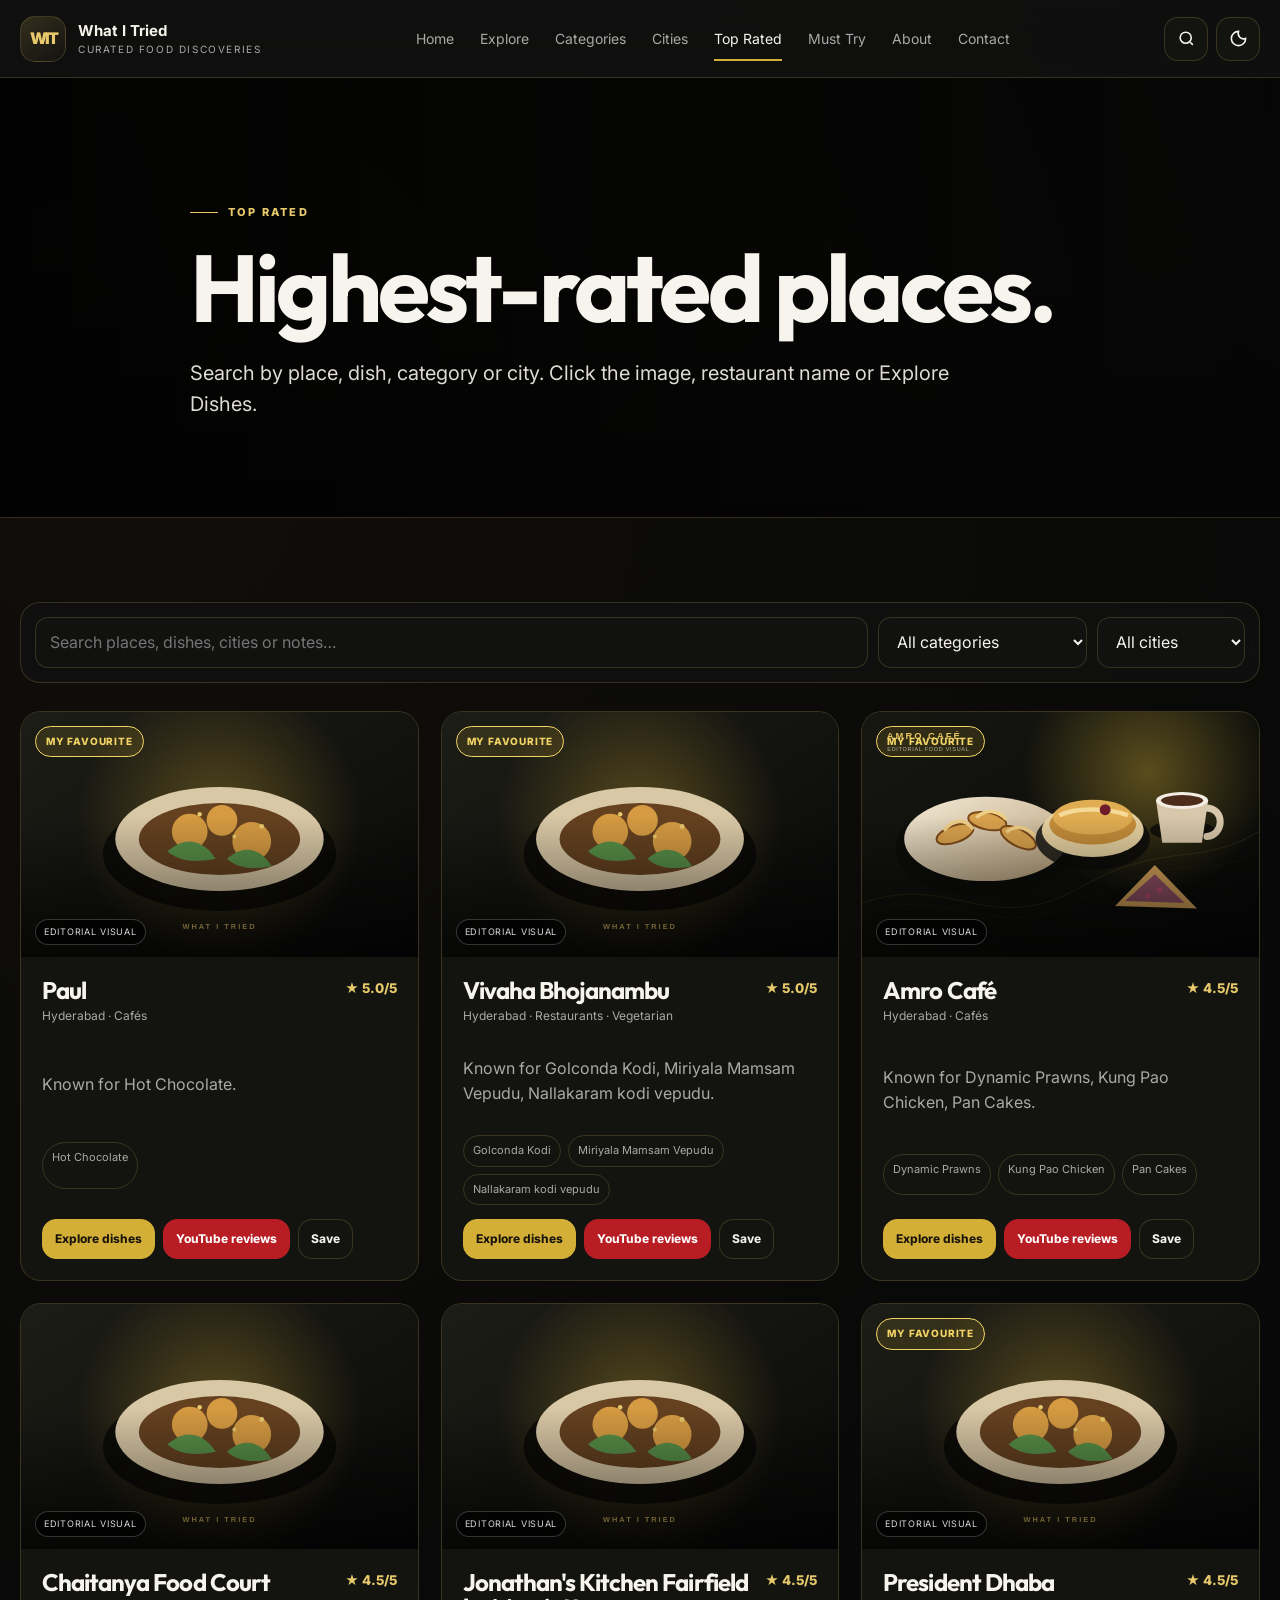
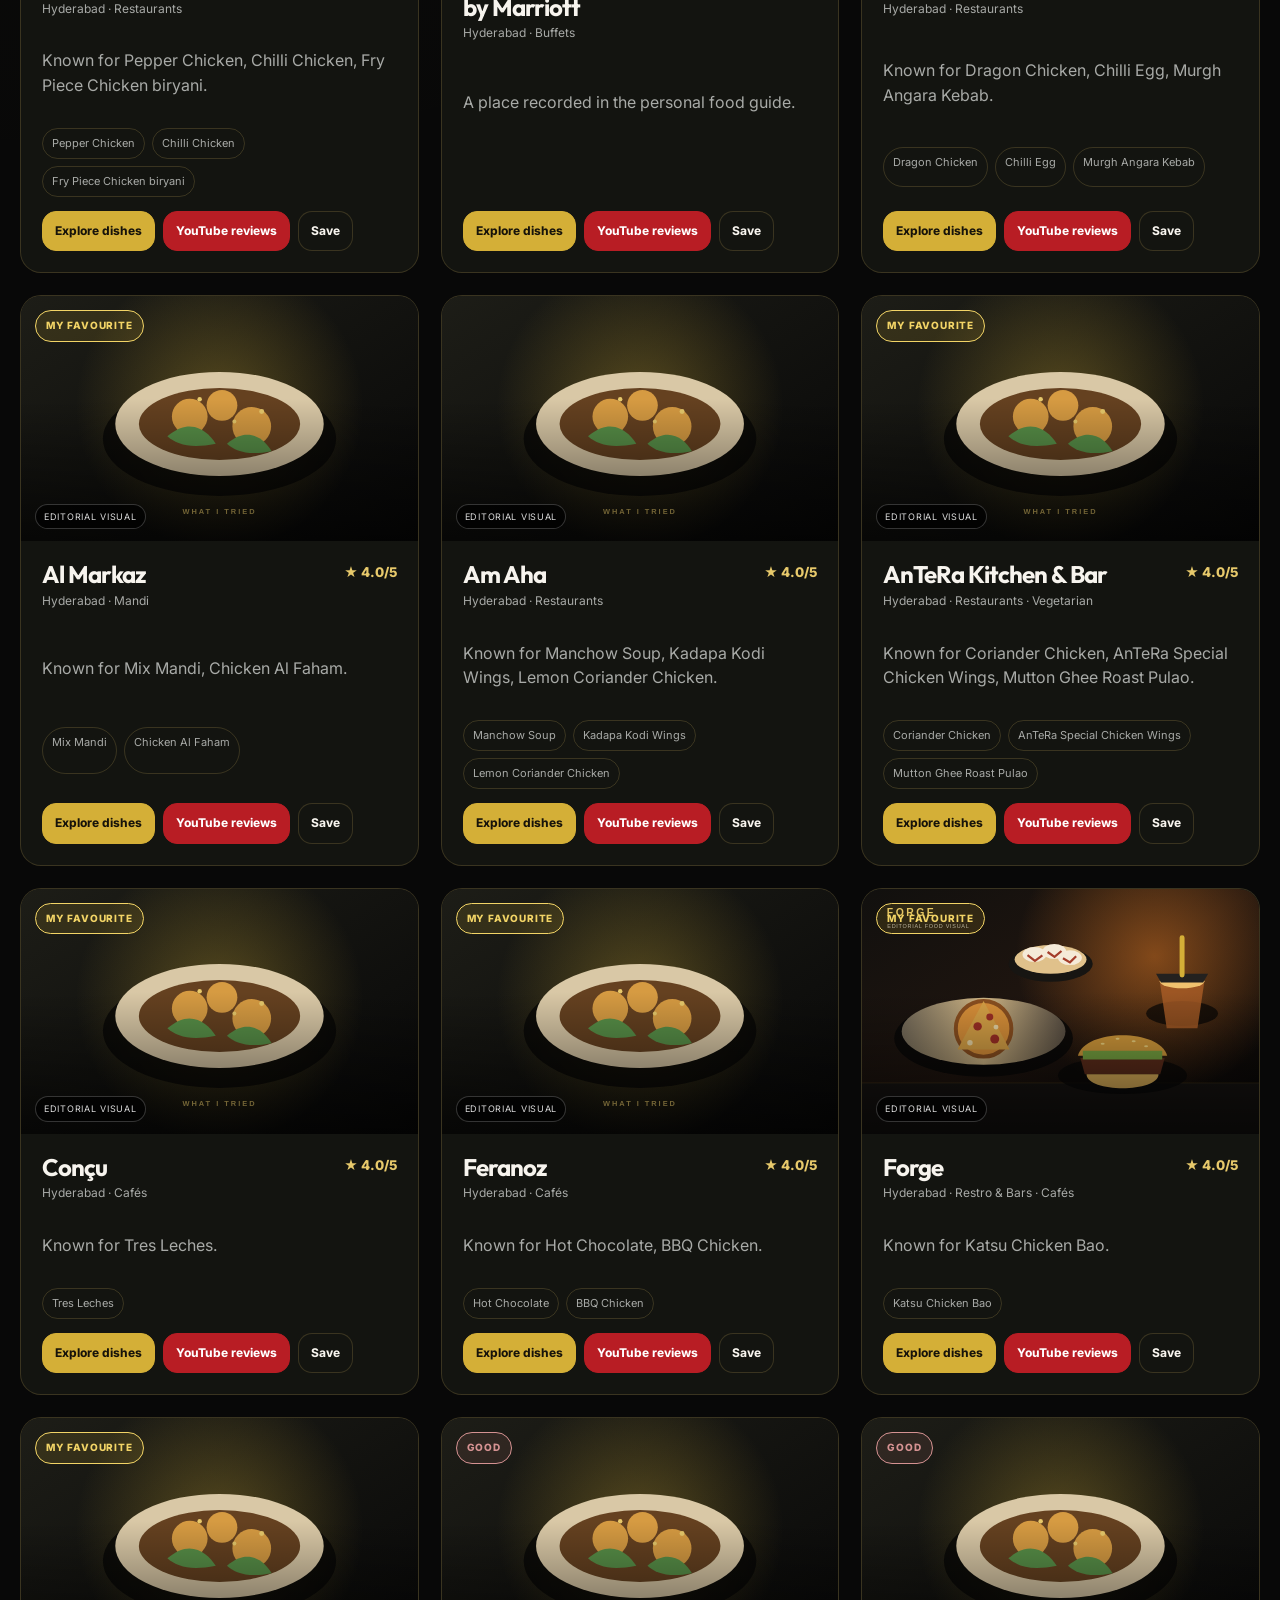
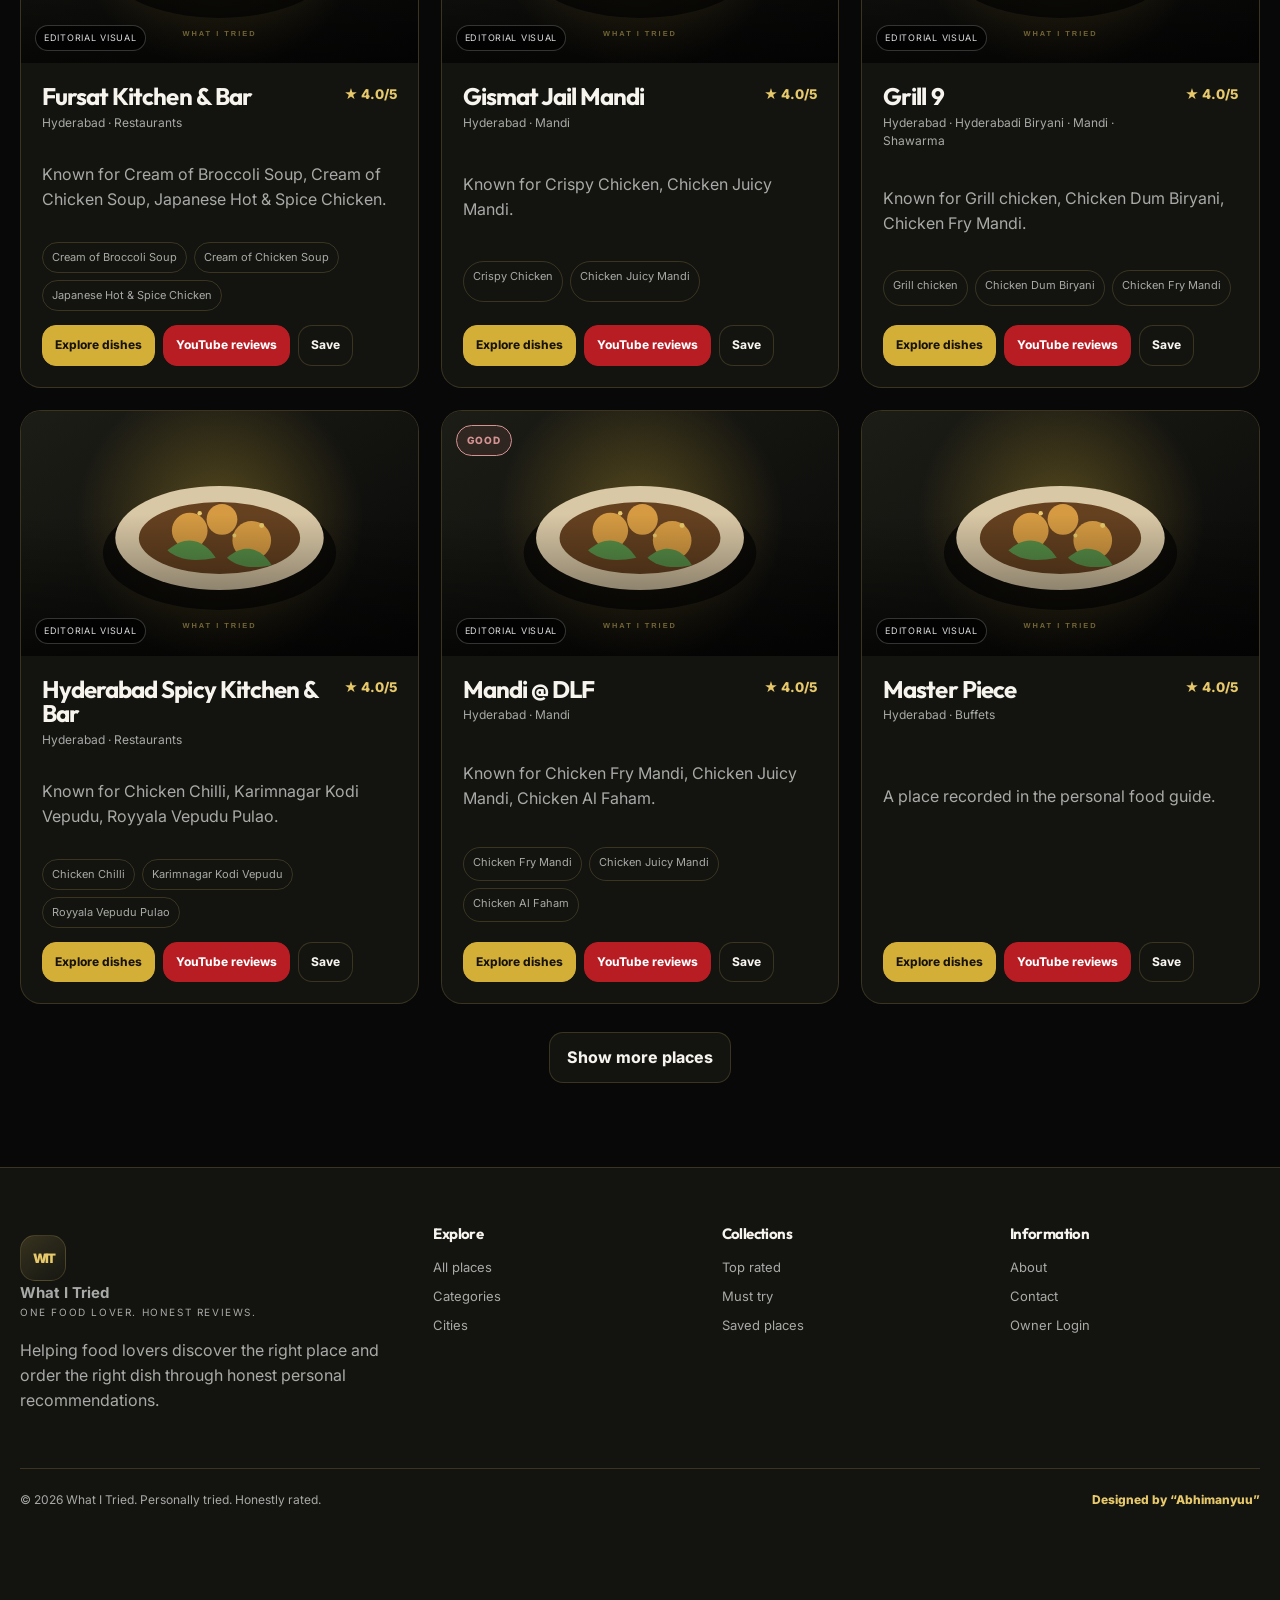
<file: top-rated.html>
<!doctype html><html lang="en" data-theme="dark"><head><meta charset="utf-8"><meta name="viewport" content="width=device-width,initial-scale=1,viewport-fit=cover"><meta name="description" content="Top Rated Places | What I Tried"><meta name="theme-color" content="#080808"><title>Top Rated Places | What I Tried</title><link rel="manifest" href="manifest.webmanifest"><link rel="stylesheet" href="assets/styles.css"></head><body data-page="top-rated"><a class="skip-link" href="#main">Skip to content</a><header class="site-header"><div class="container nav-shell"><a class="brand" href="index.html"><span class="brand-mark">WIT</span><span class="brand-copy"><strong>What I Tried</strong><span>Curated food discoveries</span></span></a><nav class="desktop-nav" aria-label="Primary"><a data-nav="home" href="index.html">Home</a><a data-nav="explore" href="explore.html">Explore</a><a data-nav="categories" href="categories.html">Categories</a><a data-nav="cities" href="cities.html">Cities</a><a data-nav="top-rated" href="top-rated.html">Top Rated</a><a data-nav="must-try" href="must-try.html">Must Try</a><a data-nav="about" href="about.html">About</a><a data-nav="contact" href="contact.html">Contact</a></nav><div class="nav-actions"><a class="icon-btn" href="search.html" aria-label="Search"><svg viewBox="0 0 24 24" fill="none" stroke="currentColor" stroke-width="2"><circle cx="11" cy="11" r="7"/><path d="m20 20-3.2-3.2"/></svg></a><button class="icon-btn" id="theme-toggle" aria-label="Toggle theme"><svg viewBox="0 0 24 24" fill="none" stroke="currentColor" stroke-width="2"><path d="M12 3a9 9 0 1 0 9 9 7 7 0 0 1-9-9Z"/></svg></button><button class="icon-btn menu-btn" id="menu-toggle" aria-label="Open menu"><svg viewBox="0 0 24 24" fill="none" stroke="currentColor" stroke-width="2"><path d="M4 7h16M4 12h16M4 17h16"/></svg></button></div></div></header><nav class="mobile-menu" id="mobile-menu"><a data-nav="home" href="index.html">Home</a><a data-nav="explore" href="explore.html">Explore</a><a data-nav="categories" href="categories.html">Categories</a><a data-nav="cities" href="cities.html">Cities</a><a data-nav="top-rated" href="top-rated.html">Top Rated</a><a data-nav="must-try" href="must-try.html">Must Try</a><a data-nav="about" href="about.html">About</a><a data-nav="contact" href="contact.html">Contact</a><a href="favourites.html">Saved</a></nav><main id="main"><section class="page-hero" style="background-image:url('https://images.unsplash.com/photo-1515003197210-e0cd71810b5f?auto=format&fit=crop&w=2200&q=88')"><div class="container page-hero-content"><span class="eyebrow">Top rated</span><h1>Highest-rated places.</h1><p class="lead">Search by place, dish, category or city. Click the image, restaurant name or Explore Dishes.</p></div></section><section class="section"><div class="container"><div class="filters"><input id="search-input" type="search" placeholder="Search places, dishes, cities or notes…"><select id="category-filter"><option value="">All categories</option></select><select id="city-filter"><option value="">All cities</option></select></div><div class="card-grid" id="place-grid"></div><div class="load-row"><button class="btn" id="load-more">Show more places</button></div></div></section></main><footer class="footer"><div class="container"><div class="footer-grid"><div><a class="brand" href="index.html"><span class="brand-mark">WIT</span><span class="brand-copy"><strong>What I Tried</strong><span>One food lover. Honest reviews.</span></span></a><p class="muted" style="max-width:380px;margin-top:18px">Helping food lovers discover the right place and order the right dish through honest personal recommendations.</p></div><div><h3>Explore</h3><a href="explore.html">All places</a><a href="categories.html">Categories</a><a href="cities.html">Cities</a></div><div><h3>Collections</h3><a href="top-rated.html">Top rated</a><a href="must-try.html">Must try</a><a href="favourites.html">Saved places</a></div><div><h3>Information</h3><a href="about.html">About</a><a href="contact.html">Contact</a><a href="admin/restaurants/index.html">Owner Login</a></div></div><div class="copyright"><span>© 2026 What I Tried. Personally tried. Honestly rated.</span><span class="designer-credit">Designed by “Abhimanyuu”</span></div></div></footer><nav class="mobile-nav"><a href="index.html">Home</a><a href="explore.html">Explore</a><a href="search.html">Search</a><a href="favourites.html">Saved</a><a href="contact.html">Contact</a></nav><script src="assets/data.js"></script><script src="assets/site.js"></script></body></html>
</file>
<file: assets/styles.css>
@import url('https://fonts.googleapis.com/css2?family=Inter:wght@400;500;600;700;800&family=Outfit:wght@500;600;700;800;900&display=swap');
:root{
  --bg:#080808;--surface:#131410;--surface-2:#1a1a1a;--surface-3:#20201c;--text:#f7f4ee;--muted:#a8aaa7;
  --gold:#d4af37;--gold-soft:#e7c96b;--line:rgba(231,201,107,.18);--glass:rgba(17,17,17,.78);
  --input:#11120f;--input-text:#f7f4ee;--shadow:0 24px 75px rgba(0,0,0,.4);--danger:#c95d5d;--radius:20px;--max:1420px;
}
html[data-theme="light"]{
  --bg:#f6f1e8;--surface:#fffdf8;--surface-2:#eee7dc;--surface-3:#e3daca;--text:#171612;--muted:#66645d;
  --line:rgba(82,63,20,.22);--glass:rgba(255,253,248,.88);--input:#fffdf8;--input-text:#171612;
  --shadow:0 24px 65px rgba(78,61,26,.14);
}
*{box-sizing:border-box}html{scroll-behavior:smooth}body{margin:0;background:var(--bg);color:var(--text);font-family:Inter,system-ui,sans-serif;line-height:1.55;transition:.25s;background-image:radial-gradient(circle at 10% 10%,rgba(212,175,55,.035),transparent 30%)}
a{color:inherit;text-decoration:none}button,input,select,textarea{font:inherit}button{color:inherit}.container{width:min(calc(100% - 40px),var(--max));margin:auto}.skip-link{position:fixed;top:-80px;left:18px;z-index:9999;background:var(--gold);color:#14110a;padding:12px 18px;border-radius:10px}.skip-link:focus{top:18px}
.site-header{height:78px;position:sticky;top:0;z-index:100;background:var(--glass);backdrop-filter:blur(22px);border-bottom:1px solid var(--line)}.nav-shell{height:100%;display:flex;align-items:center;justify-content:space-between;gap:24px}.brand{display:flex;align-items:center;gap:12px;min-width:230px}.brand-mark{width:46px;height:46px;border-radius:15px;display:grid;place-items:center;font-weight:900;letter-spacing:-2px;color:var(--gold-soft);border:1px solid var(--line);background:linear-gradient(145deg,rgba(231,201,107,.17),rgba(231,201,107,.02))}.brand-copy{display:grid}.brand-copy strong{font-size:15px}.brand-copy span{font-size:10px;letter-spacing:.16em;text-transform:uppercase;color:var(--muted)}.desktop-nav{display:flex;gap:26px;align-items:center;font-size:14px}.desktop-nav a{position:relative;color:var(--muted)}.desktop-nav a:hover,.desktop-nav a.active{color:var(--text)}.desktop-nav a.active:after{content:"";height:2px;background:var(--gold);position:absolute;left:0;right:0;bottom:-12px}.nav-actions{display:flex;align-items:center;gap:8px}.icon-btn{width:44px;height:44px;display:grid;place-items:center;border:1px solid var(--line);border-radius:14px;background:var(--surface);cursor:pointer;transition:.2s}.icon-btn:hover{transform:translateY(-2px);border-color:rgba(231,201,107,.5)}.icon-btn svg{width:19px;height:19px}.owner-link{font-size:12px;color:var(--muted);padding:10px 12px}.menu-btn{display:none}
.page-hero{min-height:440px;position:relative;display:grid;align-items:end;overflow:hidden;border-bottom:1px solid var(--line);background-size:cover;background-position:center}.page-hero:after{content:"";position:absolute;inset:0;background:linear-gradient(90deg,rgba(0,0,0,.82),rgba(0,0,0,.32)),linear-gradient(0deg,var(--bg),transparent 60%)}.page-hero-content{position:relative;z-index:2;padding:110px 0 70px;color:#f7f4ee;max-width:900px}.home-hero{min-height:calc(100svh - 78px)}.eyebrow{display:inline-flex;align-items:center;gap:10px;color:var(--gold-soft);font-size:11px;font-weight:800;text-transform:uppercase;letter-spacing:.2em}.eyebrow:before{content:"";width:28px;height:1px;background:currentColor}h1,h2,h3{font-family:Outfit,Inter,sans-serif;letter-spacing:-.04em;line-height:1.02;margin:0}h1{font-size:clamp(3.2rem,7.4vw,7.6rem);margin:18px 0 22px;max-width:1120px}h2{font-size:clamp(2.2rem,4.8vw,4.6rem)}h3{font-size:1.5rem}.lead{font-size:clamp(1rem,1.8vw,1.25rem);max-width:760px;color:#dedbd5}.hero-actions,.cluster{display:flex;flex-wrap:wrap;gap:10px;align-items:center}.hero-actions{margin-top:28px}.btn{display:inline-flex;align-items:center;justify-content:center;gap:9px;border:1px solid var(--line);border-radius:14px;padding:12px 17px;background:var(--surface);cursor:pointer;font-weight:750;transition:.2s}.btn:hover{transform:translateY(-2px);border-color:rgba(231,201,107,.55)}.btn-primary{background:var(--gold);color:#17130a;border-color:var(--gold)}.btn-ghost{background:var(--glass)}.btn-youtube{background:#b81d24;color:white;border-color:#b81d24}.btn-danger{background:var(--danger);color:white;border-color:var(--danger)}
.section{padding:84px 0}.section.alt{background:var(--surface)}.section-head{display:flex;align-items:end;justify-content:space-between;gap:30px;margin-bottom:34px}.section-head p{max-width:620px;color:var(--muted);margin:0}.stats{display:grid;grid-template-columns:repeat(5,1fr);border:1px solid var(--line);border-radius:22px;overflow:hidden;background:var(--surface)}.stat{padding:26px;border-right:1px solid var(--line)}.stat:last-child{border:0}.stat strong{display:block;font:800 clamp(2rem,4vw,3.4rem)/1 Outfit;color:var(--gold-soft)}.stat span{font-size:11px;text-transform:uppercase;letter-spacing:.13em;color:var(--muted)}
.card-grid{display:grid;grid-template-columns:repeat(3,minmax(0,1fr));gap:22px}.card{background:var(--surface);border:1px solid var(--line);border-radius:21px;overflow:hidden;display:flex;flex-direction:column;transition:.28s;min-width:0}.card:hover{transform:translateY(-6px);box-shadow:var(--shadow);border-color:rgba(231,201,107,.42)}.card-media-link{display:block;position:relative;height:245px;overflow:hidden}.card-media-link img{width:100%;height:100%;object-fit:cover;transition:.6s}.card:hover .card-media-link img{transform:scale(1.055)}.card-overlay{position:absolute;inset:0;background:linear-gradient(0deg,rgba(0,0,0,.64),transparent 58%)}.card-badge{position:absolute;top:14px;left:14px}.editorial-label{position:absolute;left:14px;bottom:12px;background:rgba(0,0,0,.7);color:#ddd;border:1px solid rgba(255,255,255,.2);border-radius:999px;padding:5px 8px;font-size:9px;letter-spacing:.08em;text-transform:uppercase}.card-body{padding:21px;display:grid;gap:14px;flex:1}.card-title{display:flex;justify-content:space-between;gap:15px;align-items:start}.card-title a:hover h3{color:var(--gold-soft)}.card-title small{color:var(--gold-soft);font-weight:800;white-space:nowrap}.meta{font-size:12px;color:var(--muted);margin-top:5px}.muted{color:var(--muted)}.dish-chips{display:flex;gap:7px;flex-wrap:wrap}.dish-chips span{font-size:11px;border:1px solid var(--line);border-radius:999px;padding:6px 9px;color:var(--muted)}.card-actions{display:flex;gap:8px;flex-wrap:wrap;margin-top:auto}.card-actions .btn{font-size:12px;padding:10px 12px}.fav.active{background:var(--gold);color:#17130a}.badge{display:inline-flex;align-items:center;gap:7px;width:max-content;padding:7px 10px;border-radius:999px;font-size:10px;font-weight:800;text-transform:uppercase;letter-spacing:.08em;border:1px solid currentColor}.badge.favourite,.badge.beyond-perfect{color:#f2d466;background:rgba(212,175,55,.14)}.badge.good{color:#d59292;background:rgba(197,123,123,.12)}.badge.average{color:#aaa69a;background:rgba(146,143,133,.12)}.badge.skip{color:#d07979;background:rgba(201,93,93,.12)}
.filters{position:sticky;top:92px;z-index:30;background:var(--glass);backdrop-filter:blur(20px);border:1px solid var(--line);border-radius:20px;padding:14px;display:grid;grid-template-columns:1fr auto auto;gap:10px;margin-bottom:28px}.filters input,.filters select,.form-control{width:100%;border:1px solid var(--line);background:var(--input);color:var(--input-text);border-radius:13px;padding:12px 14px;outline:none}.filters input:focus,.filters select:focus,.form-control:focus{border-color:var(--gold);box-shadow:0 0 0 3px rgba(212,175,55,.12)}.load-row{text-align:center;margin-top:28px}.empty{border:1px dashed var(--line);border-radius:22px;padding:55px;text-align:center;color:var(--muted)}
.bento{display:grid;grid-template-columns:repeat(12,1fr);grid-auto-rows:220px;gap:18px}.category-card{position:relative;overflow:hidden;border-radius:22px;border:1px solid var(--line);grid-column:span 4;min-height:220px}.category-card:nth-child(7n+1){grid-column:span 7;grid-row:span 2}.category-card:nth-child(7n+2){grid-column:span 5;grid-row:span 2}.category-card:nth-child(7n+3){grid-column:span 5}.category-card:nth-child(7n+4){grid-column:span 4}.category-card:nth-child(7n+5){grid-column:span 3}.category-card:nth-child(7n+6){grid-column:span 4}.category-card:nth-child(7n+7){grid-column:span 8}.category-card img,.city-card img{width:100%;height:100%;object-fit:cover;transition:.6s}.category-card:hover img,.city-card:hover img{transform:scale(1.06)}.category-card:after,.city-card:after{content:"";position:absolute;inset:0;background:linear-gradient(0deg,rgba(0,0,0,.9),transparent 70%)}.tile-copy{position:absolute;z-index:2;left:22px;right:22px;bottom:20px;color:white}.tile-copy p{font-size:12px;color:#d0ceca;margin:7px 0 0}.city-grid{display:grid;grid-template-columns:repeat(2,1fr);gap:22px}.city-card{position:relative;height:380px;border-radius:24px;overflow:hidden;border:1px solid var(--line)}
.random-grid{display:grid;grid-template-columns:1.4fr .8fr .8fr;grid-auto-rows:260px;gap:16px}.random-tile{position:relative;border-radius:22px;overflow:hidden;border:1px solid var(--line)}.random-tile:first-child{grid-row:span 2}.random-tile img{width:100%;height:100%;object-fit:cover}.random-tile:after{content:"";position:absolute;inset:0;background:linear-gradient(0deg,rgba(0,0,0,.88),transparent 65%)}.random-copy{position:absolute;z-index:2;left:20px;right:20px;bottom:18px;color:white}.random-copy h3{margin-bottom:5px}.shuffle-row{display:flex;justify-content:flex-end;margin-bottom:18px}
.detail-hero{min-height:610px;background-size:cover;background-position:center;position:relative;display:grid;align-items:end}.detail-hero:after{content:"";position:absolute;inset:0;background:linear-gradient(0deg,var(--bg),transparent 70%),linear-gradient(90deg,rgba(0,0,0,.68),transparent)}.detail-hero-copy{position:relative;z-index:2;padding:110px 0 60px;color:white;max-width:920px}.detail-hero-copy h1{font-size:clamp(3.2rem,7vw,7rem)}.detail-grid{display:grid;grid-template-columns:minmax(0,2fr) minmax(280px,1fr);gap:42px;align-items:start}.detail-side{position:sticky;top:100px;display:grid;gap:13px;background:var(--surface);border:1px solid var(--line);border-radius:22px;padding:22px}.metrics{display:grid;grid-template-columns:repeat(2,1fr);gap:14px}.metric{border:1px solid var(--line);background:var(--surface);border-radius:17px;padding:17px}.metric-head{display:flex;justify-content:space-between;gap:12px}.bar{height:5px;background:var(--surface-3);border-radius:999px;margin-top:14px;overflow:hidden}.bar span{display:block;height:100%;background:var(--gold)}.notice{padding:18px;border:1px solid var(--line);border-radius:16px;background:var(--surface);color:var(--muted)}.dish-grid{display:grid;grid-template-columns:repeat(2,1fr);gap:16px}.dish-card{display:grid;grid-template-columns:120px 1fr;min-height:120px;border:1px solid var(--line);background:var(--surface);border-radius:18px;overflow:hidden}.dish-card img{width:100%;height:100%;object-fit:cover}.dish-card-copy{padding:15px;display:flex;flex-direction:column;justify-content:center;gap:6px}.dish-card:hover h3{color:var(--gold-soft)}
.contact-wrap{border:1px solid var(--line);border-radius:28px;background:var(--surface);display:grid;grid-template-columns:.9fr 1.1fr;overflow:hidden;box-shadow:var(--shadow)}.contact-copy{padding:clamp(36px,6vw,78px);background:linear-gradient(145deg,rgba(212,175,55,.06),transparent)}.contact-copy h1,.contact-copy h2{color:var(--text)}.contact-copy p{color:var(--muted)}.contact-points{display:grid;gap:18px;margin-top:30px}.contact-point{display:flex;gap:12px;align-items:flex-start}.contact-icon{width:34px;height:34px;border-radius:11px;display:grid;place-items:center;border:1px solid var(--line);color:var(--gold)}.contact-form{padding:clamp(36px,5vw,68px);display:grid;gap:17px;background:var(--surface-2)}.field{display:grid;gap:7px}.field label{font-size:11px;font-weight:800;text-transform:uppercase;letter-spacing:.11em;color:var(--text)}textarea.form-control{min-height:135px;resize:vertical}.form-status{min-height:24px;font-size:13px;color:var(--muted)}html[data-theme="light"] .contact-wrap{background:#fffdf8}html[data-theme="light"] .contact-form{background:#eee7dc}html[data-theme="light"] .contact-form .form-control{background:#fffdf8;color:#171612;border-color:rgba(62,49,20,.27)}html[data-theme="light"] .contact-copy h1,html[data-theme="light"] .contact-copy h2,html[data-theme="light"] .field label{color:#171612}
.story-grid{display:grid;grid-template-columns:1fr 1fr;gap:40px}.story-panel{border:1px solid var(--line);border-radius:22px;background:var(--surface);padding:30px}.footer{border-top:1px solid var(--line);padding:58px 0 92px;background:var(--surface)}.footer-grid{display:grid;grid-template-columns:1.5fr repeat(3,1fr);gap:38px}.footer h3{font-size:15px;margin-bottom:15px}.footer a{display:block;color:var(--muted);font-size:13px;margin:9px 0}.footer a:hover{color:var(--gold-soft)}.copyright{display:flex;justify-content:space-between;gap:20px;border-top:1px solid var(--line);padding-top:22px;margin-top:40px;color:var(--muted);font-size:12px}.designer-credit{color:var(--gold-soft);font-weight:800}.mobile-nav{display:none}
.mobile-menu{display:none;position:fixed;inset:78px 0 auto 0;z-index:90;background:var(--surface);border-bottom:1px solid var(--line);padding:18px 20px}.mobile-menu.open{display:grid}.mobile-menu a{padding:13px;border-bottom:1px solid var(--line)}
/* Admin */
.admin-body{background:#0b0c0a}.admin-login{min-height:100svh;display:grid;place-items:center;padding:30px}.login-card{width:min(470px,100%);border:1px solid var(--line);background:var(--surface);border-radius:26px;padding:36px;box-shadow:var(--shadow)}.admin-shell{display:none;min-height:100svh;grid-template-columns:250px 1fr}.admin-shell.visible{display:grid}.admin-sidebar{border-right:1px solid var(--line);background:#0d0e0c;padding:24px;position:sticky;top:0;height:100svh}.admin-sidebar nav{display:grid;gap:8px;margin-top:36px}.admin-sidebar a,.admin-sidebar button{padding:12px 14px;border:0;background:transparent;text-align:left;border-radius:11px;color:var(--muted);cursor:pointer}.admin-sidebar a.active,.admin-sidebar a:hover,.admin-sidebar button:hover{background:rgba(212,175,55,.11);color:var(--gold-soft)}.admin-main{padding:30px}.admin-topbar{display:flex;justify-content:space-between;gap:20px;align-items:center;margin-bottom:25px}.admin-stats{display:grid;grid-template-columns:repeat(4,1fr);gap:14px;margin-bottom:24px}.admin-stat{background:var(--surface);border:1px solid var(--line);border-radius:17px;padding:20px}.admin-stat strong{display:block;font:800 2rem Outfit;color:var(--gold-soft)}.admin-tools{display:flex;gap:10px;flex-wrap:wrap;margin-bottom:18px}.admin-table-wrap{overflow:auto;border:1px solid var(--line);border-radius:18px;background:var(--surface)}.admin-table{width:100%;border-collapse:collapse;min-width:900px}.admin-table th,.admin-table td{padding:14px;text-align:left;border-bottom:1px solid var(--line);font-size:13px}.admin-table th{color:var(--muted);text-transform:uppercase;letter-spacing:.08em;font-size:10px}.admin-thumb{width:62px;height:48px;object-fit:cover;border-radius:10px}.admin-dialog{border:1px solid var(--line);border-radius:22px;background:var(--surface);color:var(--text);width:min(680px,calc(100% - 30px));padding:0}.admin-dialog::backdrop{background:rgba(0,0,0,.75);backdrop-filter:blur(5px)}.dialog-head{display:flex;justify-content:space-between;padding:20px;border-bottom:1px solid var(--line)}.dialog-body{padding:20px;display:grid;gap:14px}.dialog-actions{padding:20px;border-top:1px solid var(--line);display:flex;justify-content:flex-end;gap:10px}.admin-notice{border:1px solid rgba(231,201,107,.3);background:rgba(212,175,55,.07);padding:13px;border-radius:13px;color:var(--muted);font-size:12px;margin-bottom:20px}
@media(max-width:1050px){.desktop-nav{display:none}.menu-btn{display:grid}.card-grid{grid-template-columns:repeat(2,1fr)}.bento{grid-template-columns:repeat(2,1fr);grid-auto-rows:260px}.category-card,.category-card:nth-child(n){grid-column:auto;grid-row:auto}.random-grid{grid-template-columns:1fr 1fr}.random-tile:first-child{grid-row:span 1;grid-column:span 2}.detail-grid{grid-template-columns:1fr}.detail-side{position:static}.footer-grid{grid-template-columns:repeat(2,1fr)}.admin-shell.visible{grid-template-columns:1fr}.admin-sidebar{position:static;height:auto;border-right:0;border-bottom:1px solid var(--line)}.admin-sidebar nav{grid-template-columns:repeat(3,1fr);margin-top:18px}.admin-main{padding:20px}.admin-stats{grid-template-columns:repeat(2,1fr)}}
@media(max-width:720px){.container{width:min(calc(100% - 28px),var(--max))}.site-header{height:70px}.brand{min-width:0}.brand-copy span{display:none}.owner-link{display:none}.page-hero{min-height:390px}.home-hero{min-height:760px}h1{font-size:clamp(3rem,14vw,5.2rem)}.section{padding:62px 0}.section-head{display:grid}.stats{grid-template-columns:repeat(2,1fr)}.stat{border-bottom:1px solid var(--line)}.card-grid{grid-template-columns:1fr}.filters{top:78px;grid-template-columns:1fr}.bento,.city-grid,.random-grid,.story-grid,.contact-wrap{grid-template-columns:1fr}.random-tile:first-child{grid-column:auto}.category-card{height:280px}.city-card{height:310px}.metrics,.dish-grid{grid-template-columns:1fr}.dish-card{grid-template-columns:100px 1fr}.footer-grid{grid-template-columns:1fr}.copyright{display:grid}.mobile-nav{display:flex;position:fixed;z-index:80;bottom:0;left:10px;right:10px;justify-content:space-around;padding:9px;background:var(--glass);backdrop-filter:blur(18px);border:1px solid var(--line);border-radius:18px 18px 0 0}.mobile-nav a{font-size:11px;color:var(--muted);padding:7px}.mobile-nav a.active{color:var(--gold-soft)}.footer{padding-bottom:130px}.admin-stats{grid-template-columns:1fr 1fr}.admin-sidebar nav{grid-template-columns:1fr 1fr}}

/* 2026 full-site review: resilient images and owner manager */
img{background:var(--surface-2)}
.card-media-link img,.random-tile img,.category-card img,.city-card img,.dish-card img{display:block}

.admin-light{
  --bg:#eee7d8;--surface:#fffaf0;--surface-2:#f7f0e4;--surface-3:#e8ddca;--text:#181510;--muted:#756f65;
  --gold:#c79720;--gold-soft:#a8750b;--line:rgba(145,105,29,.24);--glass:rgba(255,250,240,.94);
  --input:#fffdfa;--input-text:#181510;--shadow:0 24px 60px rgba(88,62,19,.13);
  background:#eee7d8;background-image:linear-gradient(rgba(145,105,29,.035) 1px,transparent 1px),linear-gradient(90deg,rgba(145,105,29,.035) 1px,transparent 1px);background-size:24px 24px;
}
.admin-light .brand-copy span{display:block}
.admin-light .admin-login{background:radial-gradient(circle at 20% 10%,rgba(212,175,55,.16),transparent 34%)}
.admin-light .login-card{background:rgba(255,250,240,.96);border-color:rgba(145,105,29,.25);padding:42px}
.admin-light .login-card h1{font-size:clamp(2.5rem,5vw,4.8rem);margin:24px 0 14px;max-width:420px}
.admin-kicker{display:inline-block;margin-top:34px;text-transform:uppercase;letter-spacing:.18em;font-size:11px;font-weight:800;color:var(--gold-soft)}
.admin-password-field{margin-top:26px}.password-control{position:relative}.password-control .form-control{padding-right:84px}.password-toggle{position:absolute;right:8px;top:50%;transform:translateY(-50%);border:0;background:transparent;color:var(--gold-soft);font-weight:800;cursor:pointer;padding:8px 10px}.admin-login-button{width:100%;margin-top:18px;padding:15px}.login-error{min-height:24px;color:#a33f3f;font-weight:700}.admin-back-link{display:inline-block;margin-top:8px;color:var(--muted);font-size:13px}
.admin-manager-shell{min-height:100svh;background:transparent}.admin-manager-shell.visible{display:block}.admin-manager-header{position:sticky;top:0;z-index:50;display:flex;justify-content:space-between;align-items:center;gap:24px;padding:18px clamp(20px,4vw,58px);background:rgba(255,250,240,.92);backdrop-filter:blur(20px);border-bottom:1px solid var(--line)}.admin-header-actions{display:flex;gap:10px;align-items:center;flex-wrap:wrap}.admin-count-badge{display:inline-grid;place-items:center;min-width:23px;height:23px;padding:0 7px;border-radius:999px;background:rgba(212,175,55,.18);font-size:11px}
.admin-manager-main{width:min(calc(100% - 32px),1800px);margin:auto;padding:50px 0 90px}.admin-title-row{display:flex;justify-content:space-between;align-items:end;gap:40px;margin-bottom:28px}.admin-title-row h1{font-size:clamp(3rem,6vw,6rem);margin:13px 0 0}.admin-title-row p{max-width:600px;color:var(--muted);margin:0 0 10px}
.admin-light .admin-stats{grid-template-columns:repeat(4,1fr);gap:16px}.admin-light .admin-stat{background:rgba(255,250,240,.82);border-color:var(--line);box-shadow:0 10px 30px rgba(88,62,19,.05)}
.admin-form-grid{display:grid;grid-template-columns:1fr 1fr;gap:24px;margin:28px 0}.admin-editor-card{background:rgba(255,250,240,.9);border:1px solid var(--line);border-radius:24px;padding:clamp(24px,3vw,42px);box-shadow:0 20px 45px rgba(88,62,19,.08)}.admin-card-heading{margin-bottom:28px}.admin-card-heading span{display:block;color:var(--gold-soft);font-weight:800;text-transform:uppercase;letter-spacing:.15em;font-size:10px;margin-bottom:9px}.admin-card-heading h2{font-size:clamp(2.1rem,3vw,3.2rem)}.admin-form{display:grid;gap:18px}.admin-form .field label{text-transform:none;letter-spacing:0;font-size:15px;color:var(--muted);font-weight:500}.admin-form .form-control{min-height:58px;border-radius:15px;border-color:rgba(145,105,29,.27);background:#fffdfa;color:#181510;padding:14px 16px}.admin-form textarea.form-control{min-height:150px}.admin-form textarea.compact-textarea{min-height:112px}.admin-two-cols{display:grid;grid-template-columns:1fr 1fr;gap:20px}.admin-submit{min-height:55px;text-transform:uppercase;letter-spacing:.07em}.admin-form-status{min-height:24px;margin:0;color:var(--muted);font-size:13px}.admin-form-status a{color:var(--gold-soft);text-decoration:underline}.admin-edit-actions{display:grid;grid-template-columns:1fr auto;gap:10px}
.admin-list-section{background:rgba(255,250,240,.86);border:1px solid var(--line);border-radius:24px;padding:clamp(22px,3vw,36px);margin-top:28px}.admin-list-head{display:flex;justify-content:space-between;align-items:end;gap:24px;margin-bottom:22px}.admin-list-head h2{font-size:clamp(2rem,4vw,3.7rem);margin-top:12px}.admin-light .admin-tools{margin:0;justify-content:flex-end}.admin-light .admin-tools .form-control{min-width:280px;background:#fffdfa;color:#181510}.admin-light .admin-table-wrap{background:#fffdfa;border-color:var(--line)}.admin-light .admin-table th,.admin-light .admin-table td{border-color:var(--line)}.admin-light .admin-table th{color:#746b5e}.admin-light .admin-thumb{width:78px;height:58px;background:#e7ddce}.admin-row-edit{padding:9px 14px}.admin-light .admin-dialog{background:#fffaf0;color:#181510;border-color:var(--line)}.admin-light .story-panel,.admin-light .notice{background:#fffdfa}

@media(max-width:1100px){.admin-form-grid{grid-template-columns:1fr}.admin-title-row,.admin-list-head{align-items:start;display:grid}.admin-light .admin-stats{grid-template-columns:repeat(2,1fr)}.admin-manager-header{position:static}.admin-header-actions{justify-content:flex-start}}
@media(max-width:720px){.admin-manager-header{display:grid}.admin-header-actions .btn{font-size:12px;padding:10px}.admin-manager-main{width:min(calc(100% - 22px),1800px);padding-top:28px}.admin-title-row h1{font-size:3.2rem}.admin-two-cols{grid-template-columns:1fr}.admin-light .admin-stats{grid-template-columns:1fr 1fr}.admin-editor-card{padding:22px}.admin-edit-actions{grid-template-columns:1fr}.admin-light .admin-tools{display:grid;width:100%}.admin-light .admin-tools .form-control{min-width:0}.admin-light .login-card{padding:26px}}
</file>
